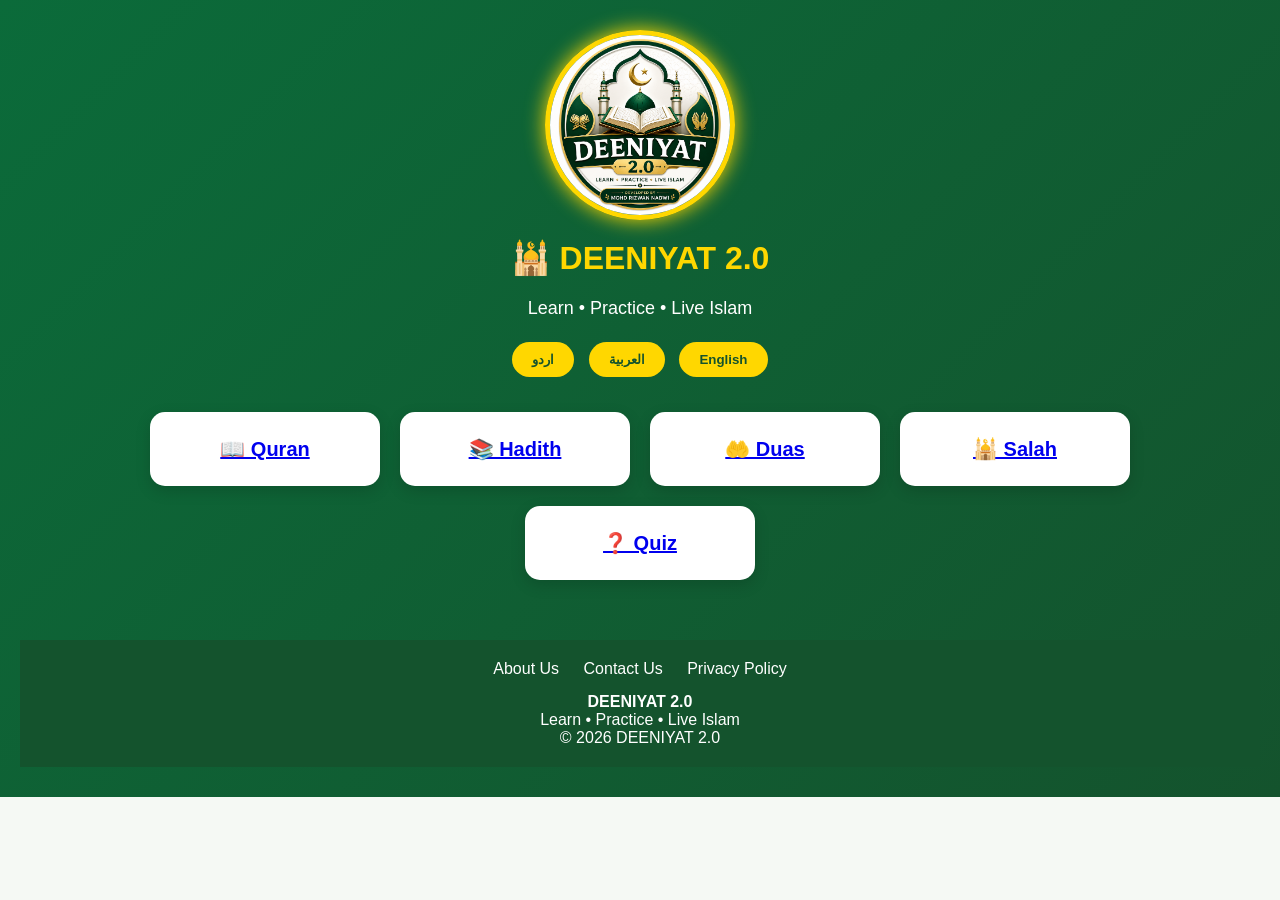
<file: index.html>
<!DOCTYPE html>
<html lang="en">
<head>
  <meta charset="UTF-8">
  <meta name="viewport" content="width=device-width, initial-scale=1.0">
  <title>DEENIYAT 2.0</title>
  <link rel="stylesheet" href="style.css">
<link rel="manifest" href="manifest.json">
</head>
<body>

<header>
  <img src="logo.png" alt="DEENIYAT Logo" class="logo">

  <h1>🕌 DEENIYAT 2.0</h1>

  <p>Learn • Practice • Live Islam</p>

  <div class="language">
    <button>اردو</button>
    <button>العربية</button>
    <button>English</button>
  </div>


  <section class="cards">
  <a href="quran.html" class="card">📖 Quran</a>
  <a href="hadith.html" class="card">📚 Hadith</a>
  <a href="duas.html" class="card">🤲 Duas</a>
  <a href="salah.html" class="card">🕌 Salah</a>
  <a href="quiz.html"class="card">❓ Quiz</a>

</section>

<footer>

    <div style="margin-bottom:15px;">
        <a href="about.html"
           style="color:white; margin:0 10px; text-decoration:none;">
           About Us
        </a>

        <a href="contact.html"
           style="color:white; margin:0 10px; text-decoration:none;">
           Contact Us
        </a>

        <a href="privacy.html"
           style="color:white; margin:0 10px; text-decoration:none;">
           Privacy Policy
        </a>
    </div>

    <strong>DEENIYAT 2.0</strong>

    <br>

    Learn • Practice • Live Islam

    <br>

    © 2026 DEENIYAT 2.0

</footer>
<script>
  if ("serviceWorker" in navigator) {
    window.addEventListener("load", () => {
      navigator.serviceWorker.register("./sw.js")
        .then((reg) => console.log("Service Worker registered!", reg))
        .catch((err) => console.log("Service Worker registration failed:", err));
    });
  }
</script>
<script>
  if ("serviceWorker" in navigator) {
    window.addEventListener("load", () => {
      navigator.serviceWorker.register("./sw.js")
        .then((reg) => console.log("Service Worker registered!", reg))
        .catch((err) => console.log("Service Worker registration failed:", err));
    });
  }
</script>
</body>
</html>
</file>
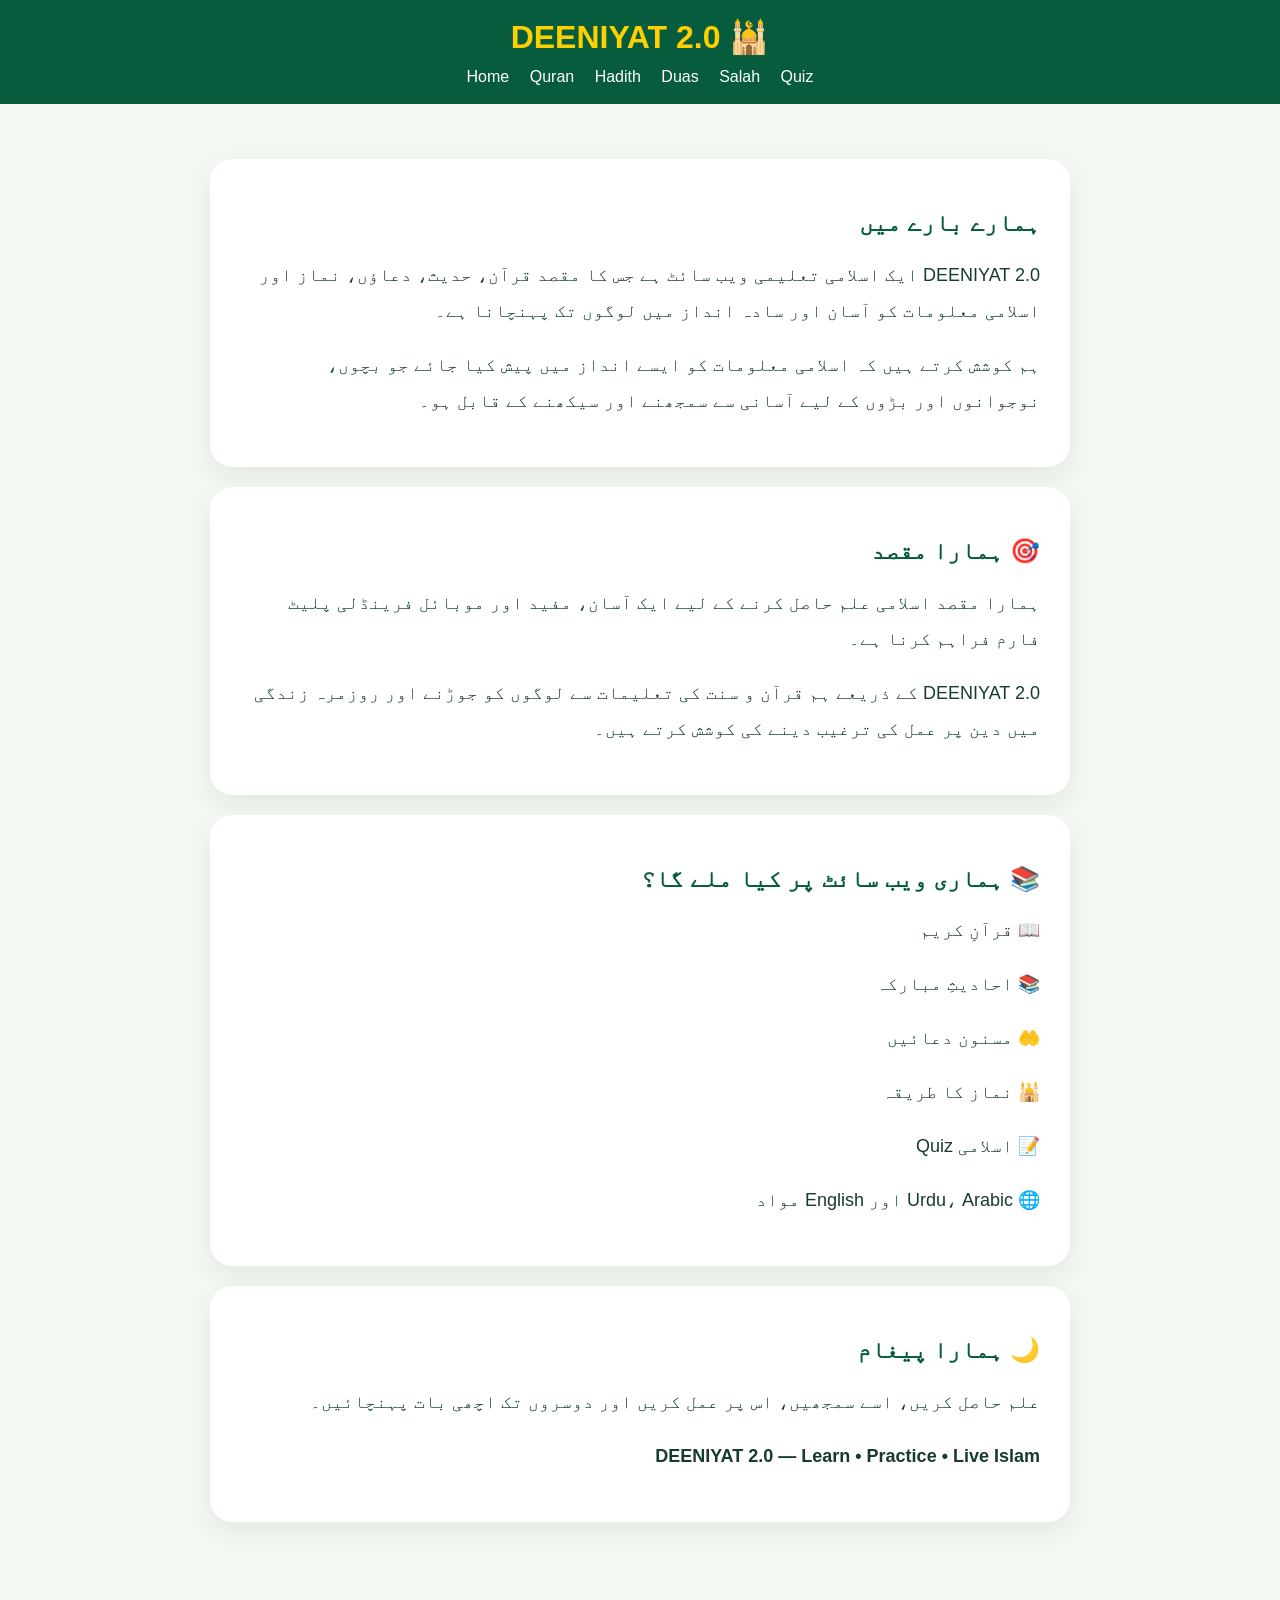
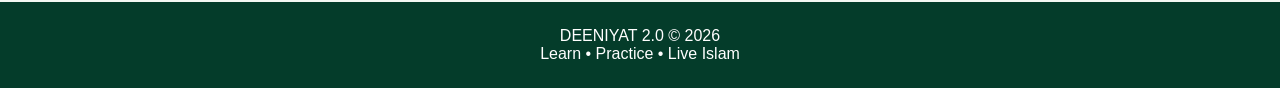
<file: about.html>
<!DOCTYPE html>
<html lang="ur" dir="rtl">
<head>
<meta charset="UTF-8">
<meta name="viewport" content="width=device-width, initial-scale=1.0">

<title>About Us | DEENIYAT 2.0</title>

<style>
* {
    box-sizing: border-box;
}

body {
    margin: 0;
    font-family: Arial, "Noto Nastaliq Urdu", sans-serif;
    background: #f4f8f3;
    color: #173b2e;
}

header {
    background: #075c3d;
    color: white;
    padding: 18px;
    text-align: center;
}

header h1 {
    margin: 0;
    color: #ffd000;
}

nav {
    margin-top: 12px;
}

nav a {
    color: white;
    text-decoration: none;
    margin: 0 8px;
}

.container {
    max-width: 900px;
    margin: 35px auto;
    padding: 20px;
}

.card {
    background: white;
    border-radius: 22px;
    padding: 30px;
    box-shadow: 0 8px 25px #00000012;
    margin-bottom: 20px;
}

h2 {
    color: #075c3d;
}

p {
    font-size: 18px;
    line-height: 2;
}

footer {
    background: #043c2a;
    color: white;
    text-align: center;
    padding: 25px;
    margin-top: 40px;
}

@media(max-width:600px) {
    nav a {
        display: inline-block;
        margin: 6px;
    }

    .card {
        padding: 20px;
    }

    p {
        font-size: 16px;
    }
}
</style>
</head>

<body>

<header>

<h1>🕌 DEENIYAT 2.0</h1>

<nav>
<a href="index.html">Home</a>
<a href="quran.html">Quran</a>
<a href="hadith.html">Hadith</a>
<a href="duas.html">Duas</a>
<a href="salah.html">Salah</a>
<a href="quiz.html">Quiz</a>
</nav>

</header>


<div class="container">

<div class="card">

<h2>ہمارے بارے میں</h2>

<p>
DEENIYAT 2.0 ایک اسلامی تعلیمی ویب سائٹ ہے جس کا مقصد
قرآن، حدیث، دعاؤں، نماز اور اسلامی معلومات کو آسان اور
سادہ انداز میں لوگوں تک پہنچانا ہے۔
</p>

<p>
ہم کوشش کرتے ہیں کہ اسلامی معلومات کو ایسے انداز میں
پیش کیا جائے جو بچوں، نوجوانوں اور بڑوں کے لیے آسانی سے
سمجھنے اور سیکھنے کے قابل ہو۔
</p>

</div>


<div class="card">

<h2>🎯 ہمارا مقصد</h2>

<p>
ہمارا مقصد اسلامی علم حاصل کرنے کے لیے ایک آسان،
مفید اور موبائل فرینڈلی پلیٹ فارم فراہم کرنا ہے۔
</p>

<p>
DEENIYAT 2.0 کے ذریعے ہم قرآن و سنت کی تعلیمات سے
لوگوں کو جوڑنے اور روزمرہ زندگی میں دین پر عمل کی
ترغیب دینے کی کوشش کرتے ہیں۔
</p>

</div>


<div class="card">

<h2>📚 ہماری ویب سائٹ پر کیا ملے گا؟</h2>

<p>
📖 قرآنِ کریم
</p>

<p>
📚 احادیثِ مبارکہ
</p>

<p>
🤲 مسنون دعائیں
</p>

<p>
🕌 نماز کا طریقہ
</p>

<p>
📝 اسلامی Quiz
</p>

<p>
🌐 Urdu، Arabic اور English مواد
</p>

</div>


<div class="card">

<h2>🌙 ہمارا پیغام</h2>

<p>
علم حاصل کریں، اسے سمجھیں، اس پر عمل کریں اور دوسروں تک
اچھی بات پہنچائیں۔
</p>

<p>
<strong>
DEENIYAT 2.0 — Learn • Practice • Live Islam
</strong>
</p>

</div>

</div>


<footer>

DEENIYAT 2.0 © 2026

<br>

Learn • Practice • Live Islam

</footer>

</body>
</html>
</file>
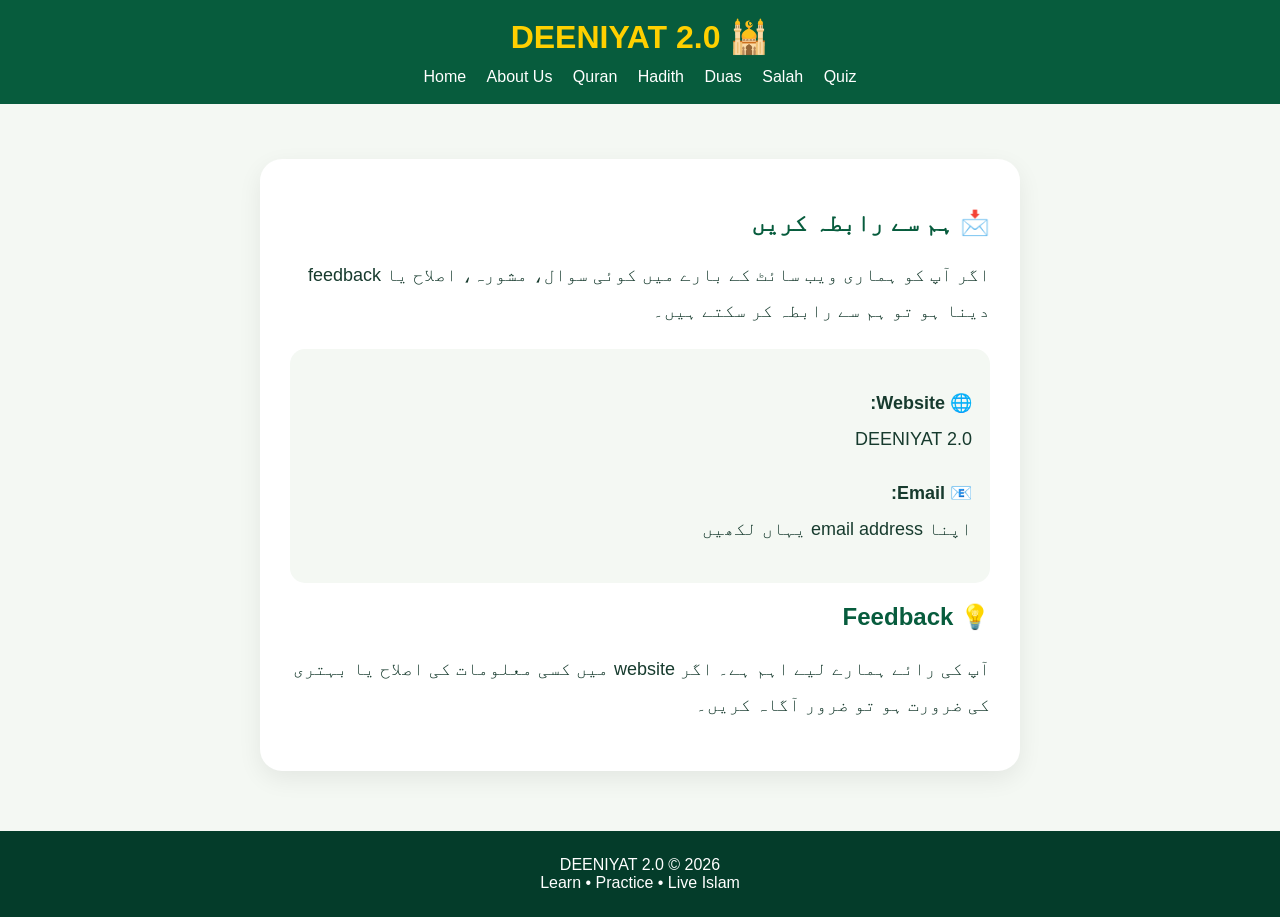
<file: contact.html>
<!DOCTYPE html>
<html lang="ur" dir="rtl">
<head>
<meta charset="UTF-8">
<meta name="viewport" content="width=device-width, initial-scale=1.0">

<title>Contact Us | DEENIYAT 2.0</title>

<style>
* {
    box-sizing: border-box;
}

body {
    margin: 0;
    font-family: Arial, "Noto Nastaliq Urdu", sans-serif;
    background: #f4f8f3;
    color: #173b2e;
}

header {
    background: #075c3d;
    color: white;
    padding: 18px;
    text-align: center;
}

header h1 {
    margin: 0;
    color: #ffd000;
}

nav {
    margin-top: 12px;
}

nav a {
    color: white;
    text-decoration: none;
    margin: 0 8px;
}

.container {
    max-width: 800px;
    margin: 35px auto;
    padding: 20px;
}

.card {
    background: white;
    border-radius: 22px;
    padding: 30px;
    box-shadow: 0 8px 25px #00000012;
}

h2 {
    color: #075c3d;
}

p {
    font-size: 18px;
    line-height: 2;
}

.contact-box {
    background: #f4f8f3;
    border-radius: 15px;
    padding: 18px;
    margin-top: 20px;
}

footer {
    background: #043c2a;
    color: white;
    text-align: center;
    padding: 25px;
    margin-top: 40px;
}

@media(max-width:600px) {
    nav a {
        display: inline-block;
        margin: 6px;
    }

    .card {
        padding: 20px;
    }

    p {
        font-size: 16px;
    }
}
</style>
</head>

<body>

<header>

<h1>🕌 DEENIYAT 2.0</h1>

<nav>
<a href="index.html">Home</a>
<a href="about.html">About Us</a>
<a href="quran.html">Quran</a>
<a href="hadith.html">Hadith</a>
<a href="duas.html">Duas</a>
<a href="salah.html">Salah</a>
<a href="quiz.html">Quiz</a>
</nav>

</header>

<div class="container">

<div class="card">

<h2>📩 ہم سے رابطہ کریں</h2>

<p>
اگر آپ کو ہماری ویب سائٹ کے بارے میں کوئی سوال،
مشورہ، اصلاح یا feedback دینا ہو تو ہم سے رابطہ کر سکتے ہیں۔
</p>

<div class="contact-box">

<p>
<strong>🌐 Website:</strong><br>
DEENIYAT 2.0
</p>

<p>
<strong>📧 Email:</strong><br>
اپنا email address یہاں لکھیں
</p>

</div>

<h2>💡 Feedback</h2>

<p>
آپ کی رائے ہمارے لیے اہم ہے۔ اگر website میں کسی
معلومات کی اصلاح یا بہتری کی ضرورت ہو تو ضرور آگاہ کریں۔
</p>

</div>

</div>

<footer>

DEENIYAT 2.0 © 2026

<br>

Learn • Practice • Live Islam

</footer>

</body>
</html>
</file>
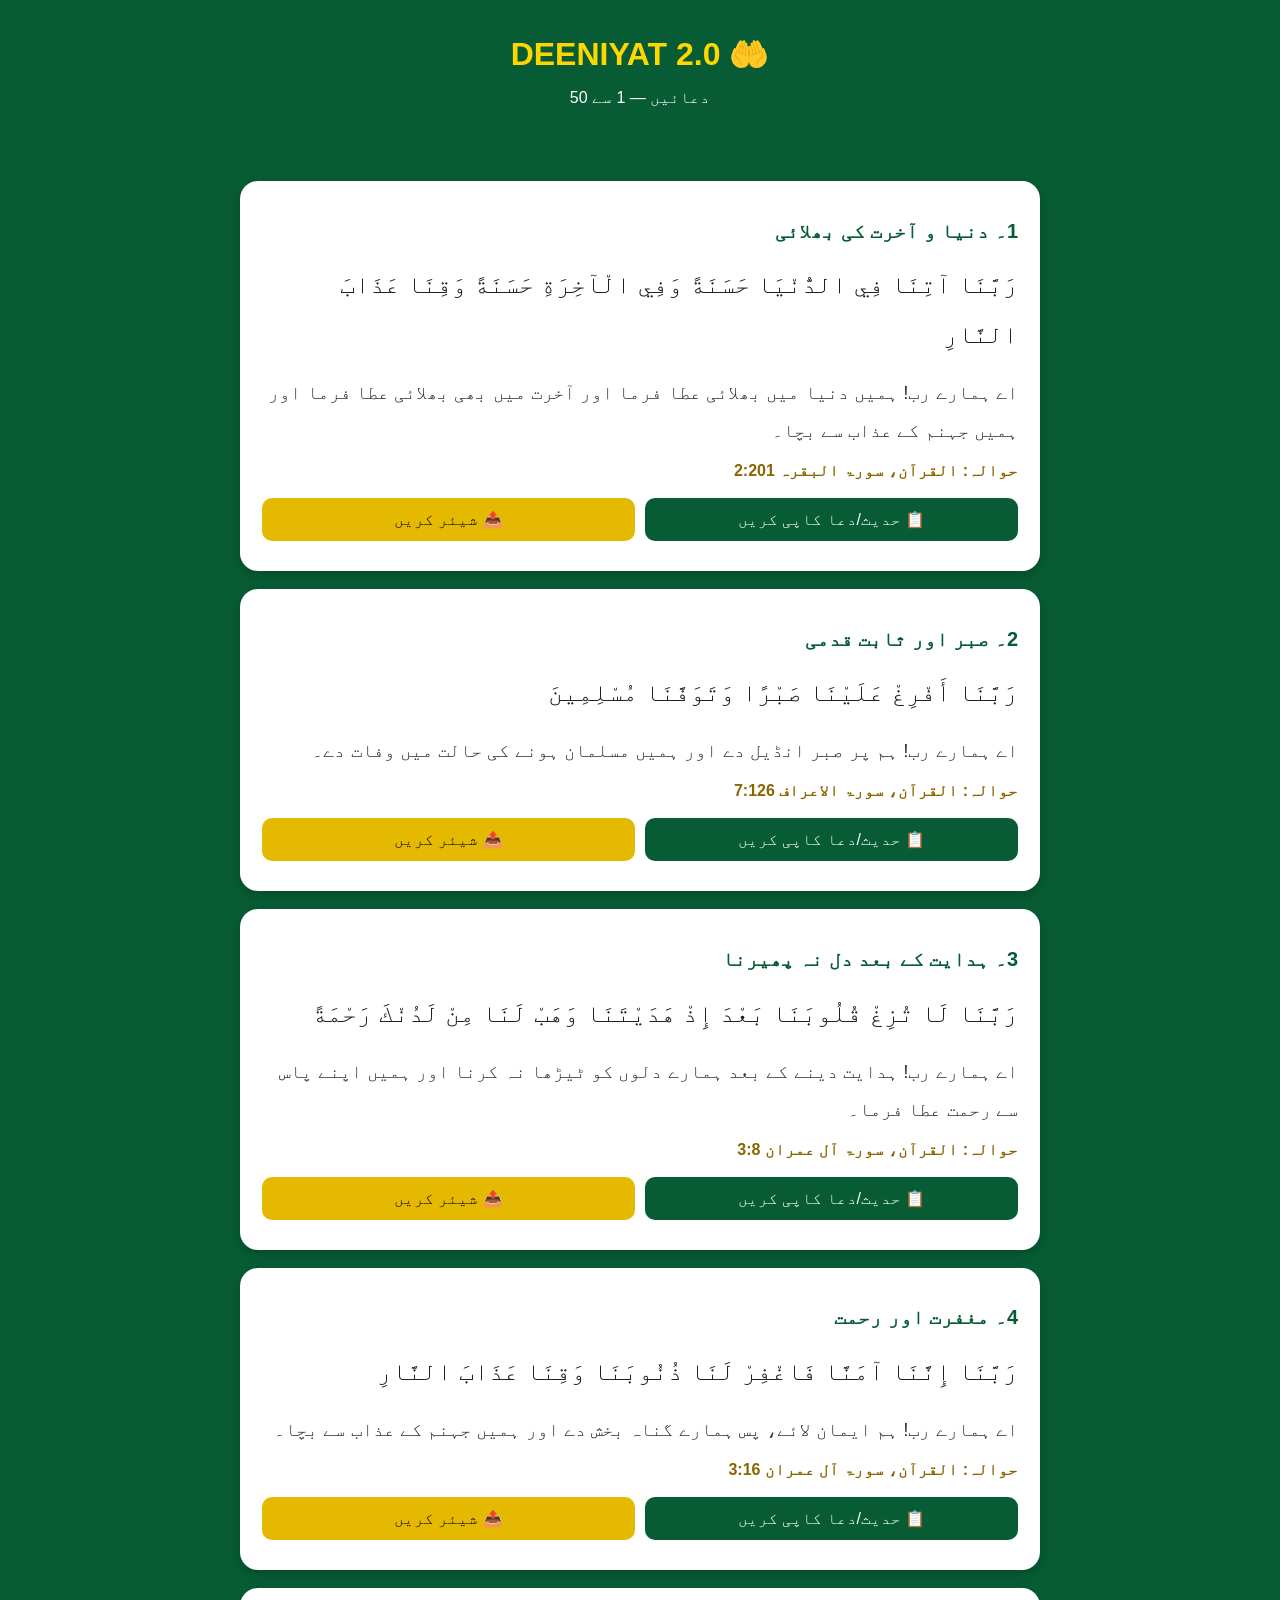
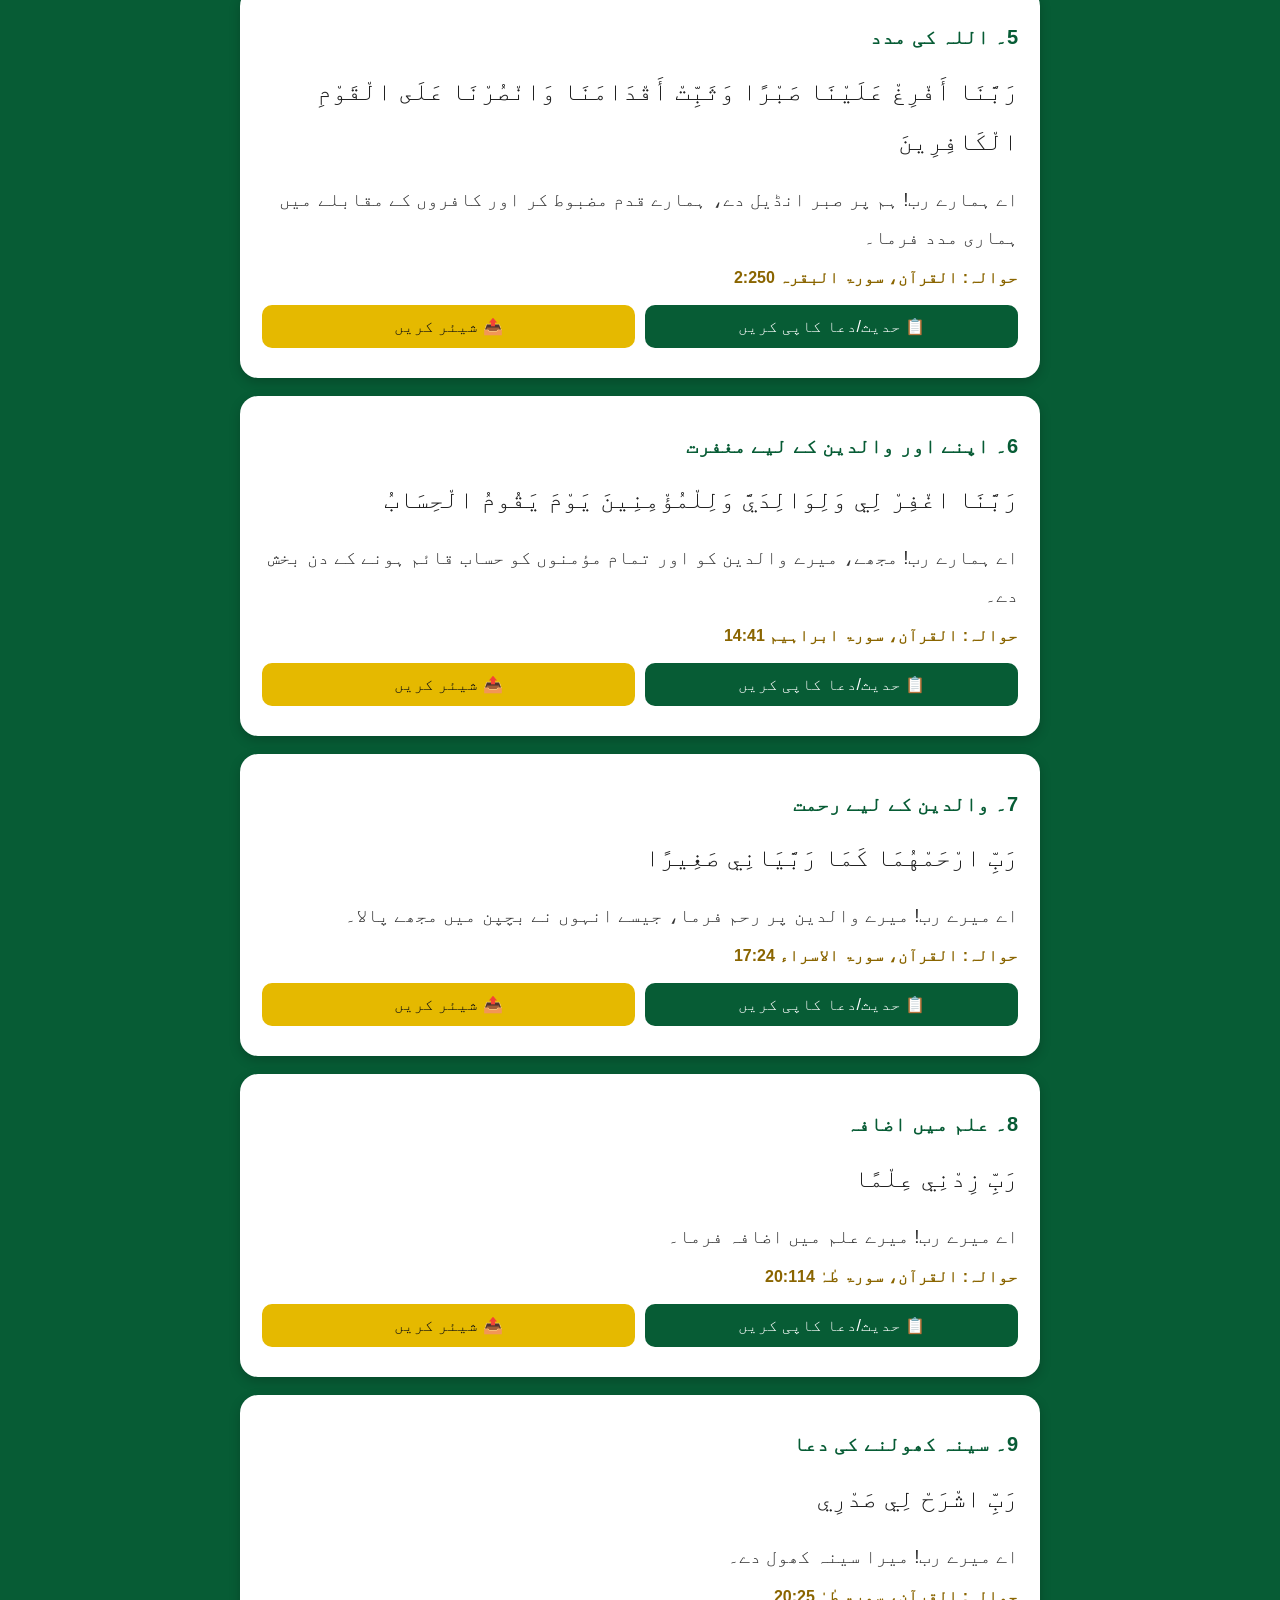
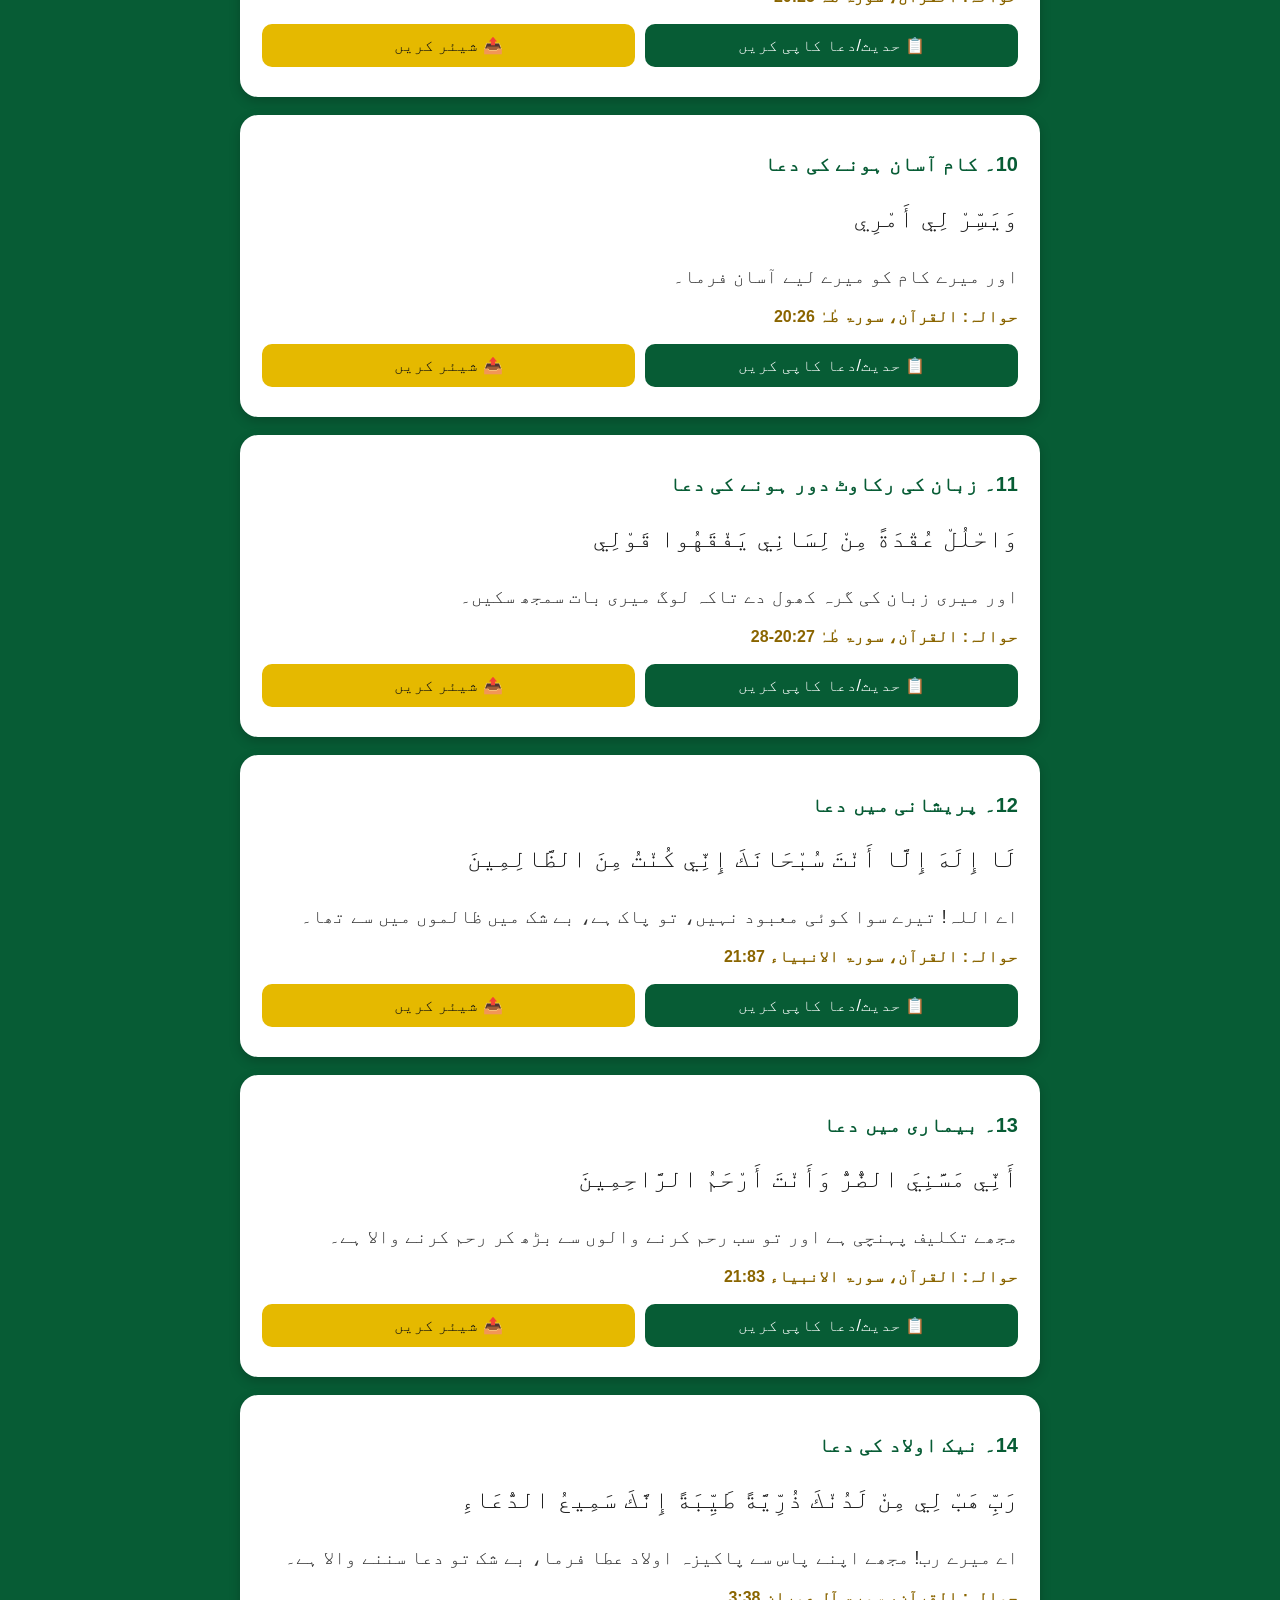
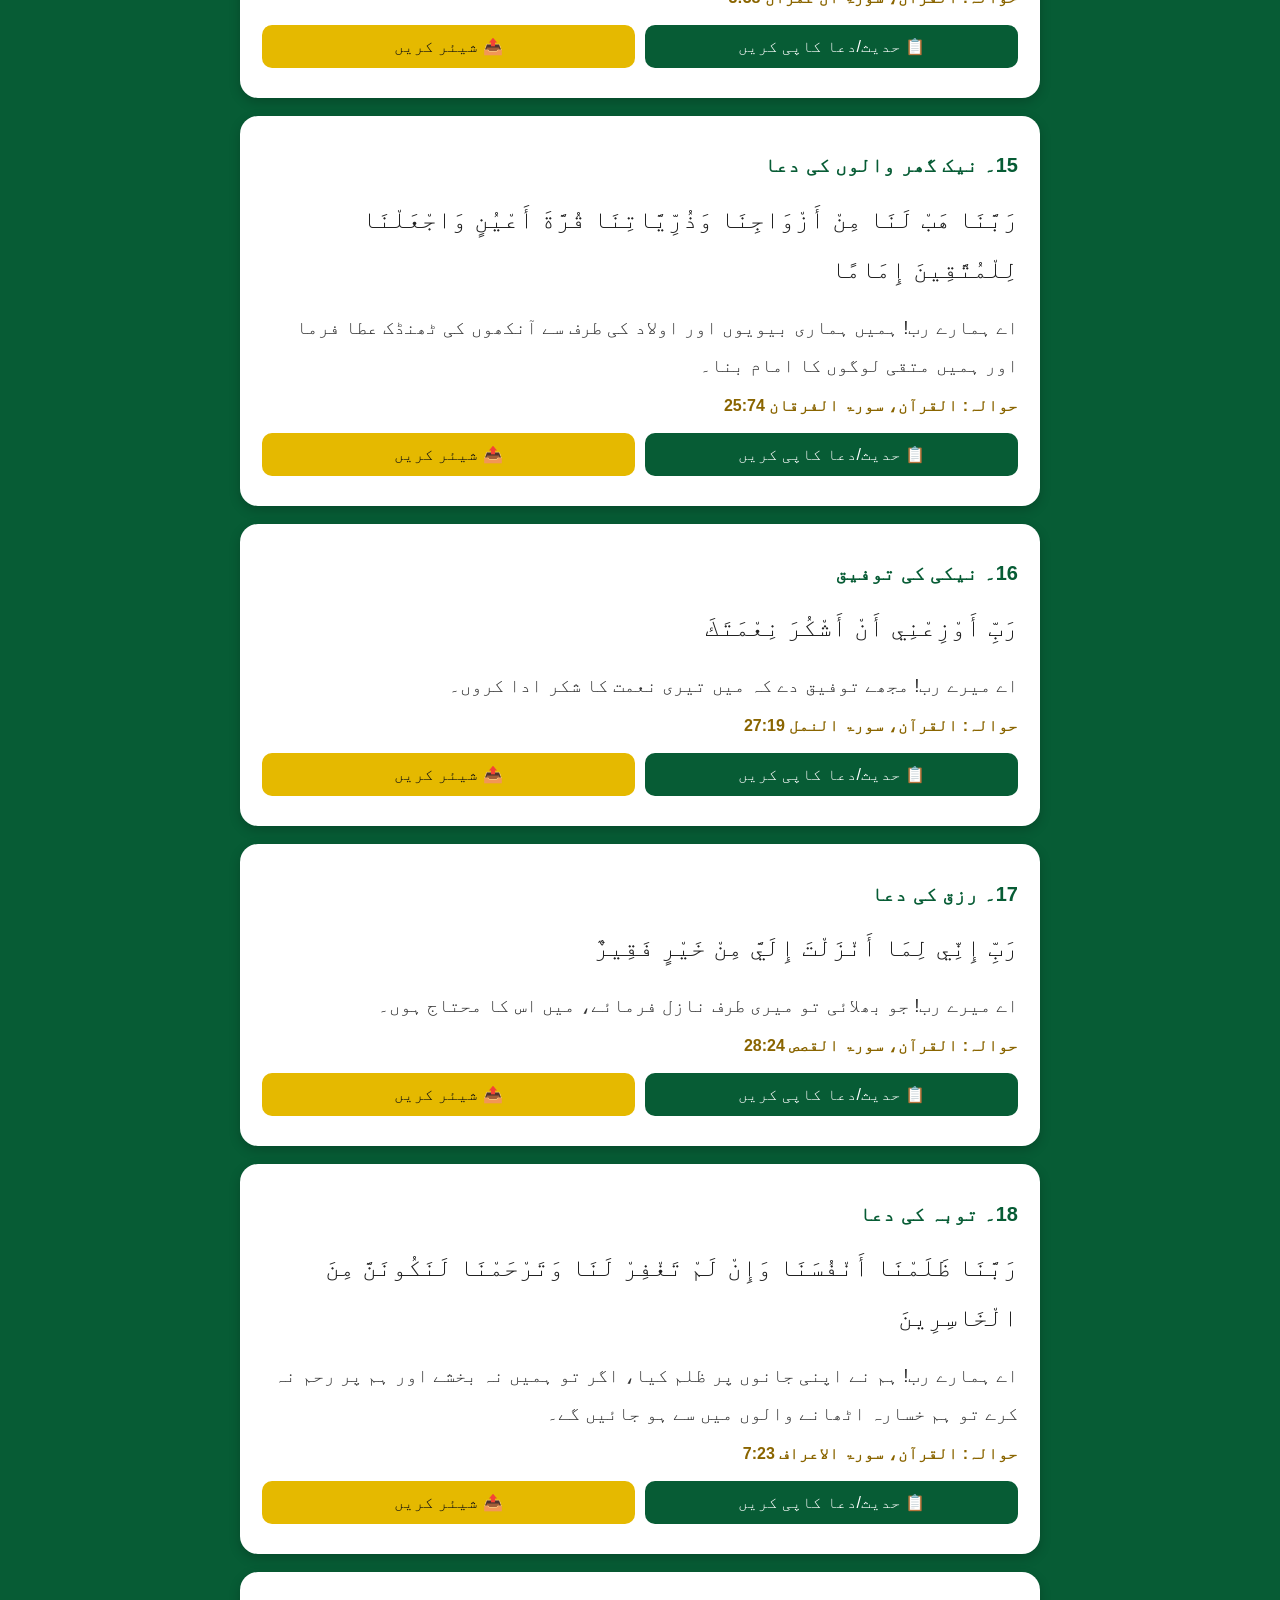
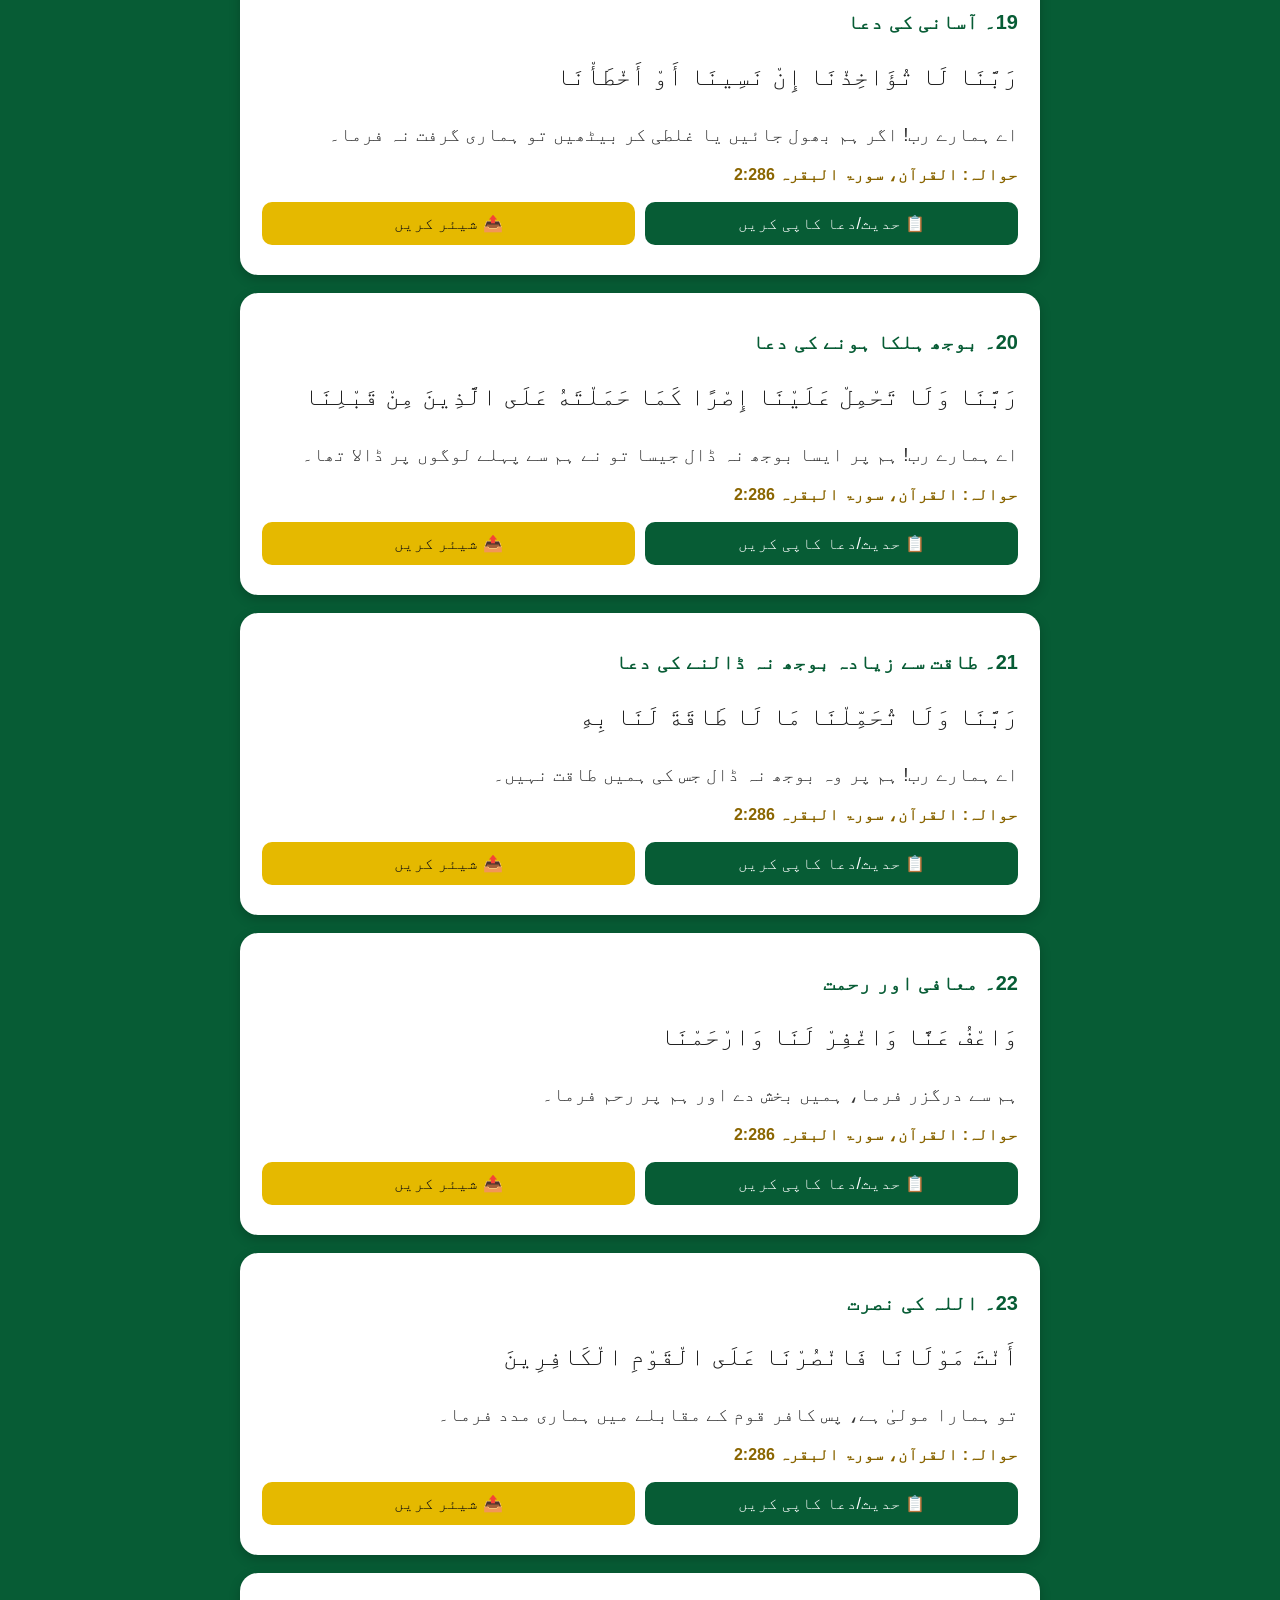
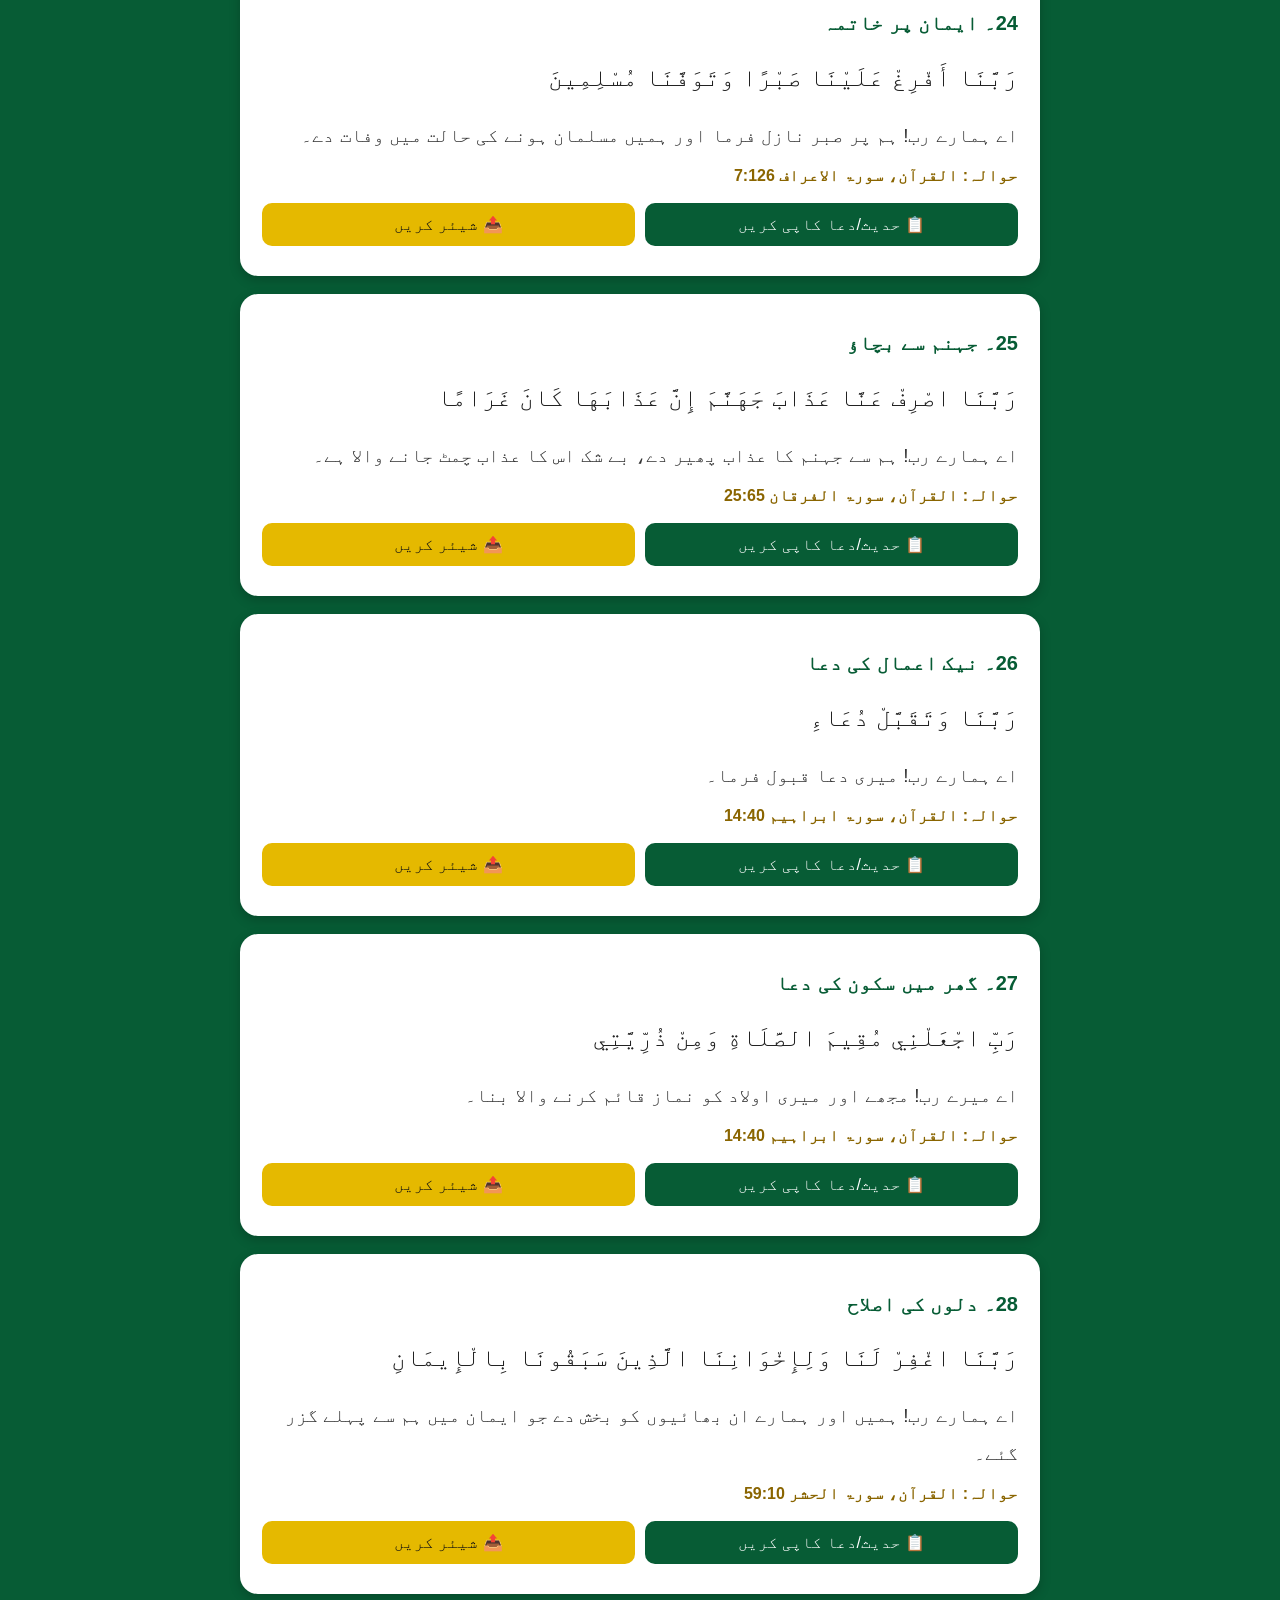
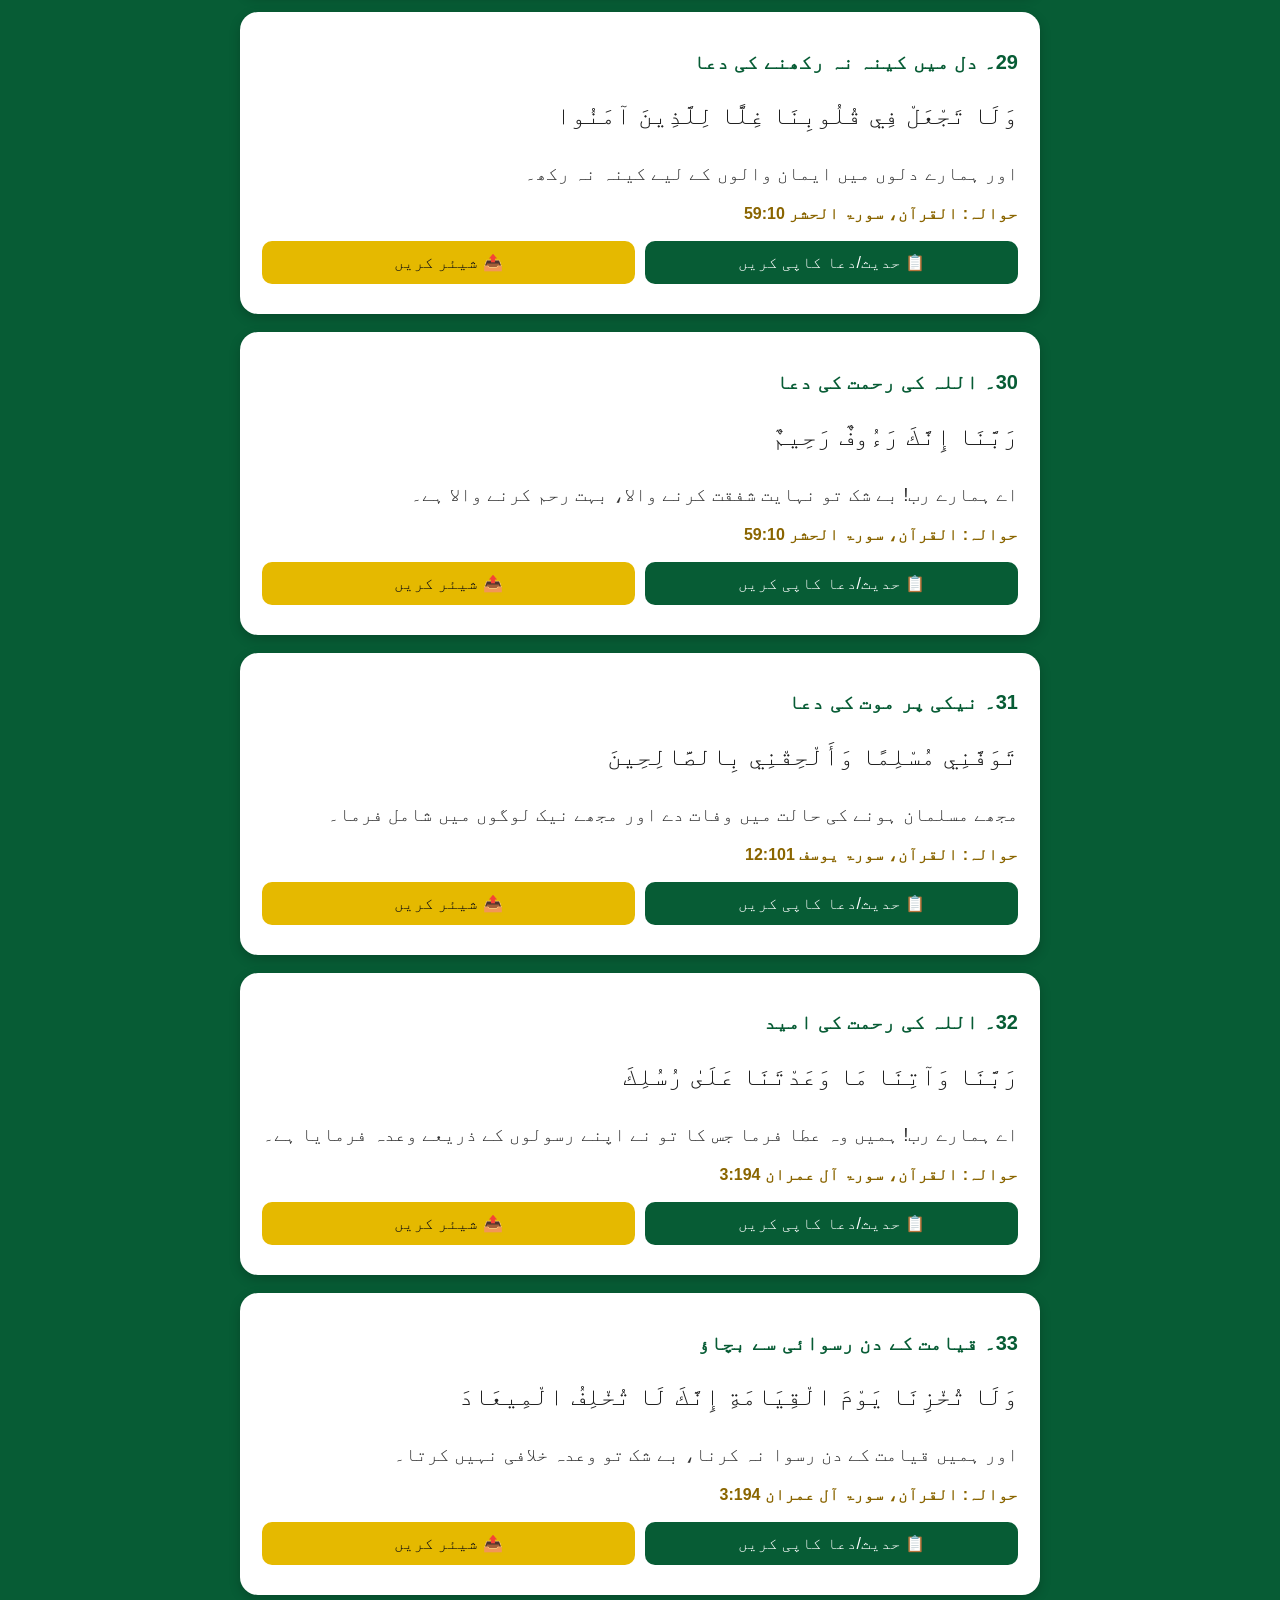
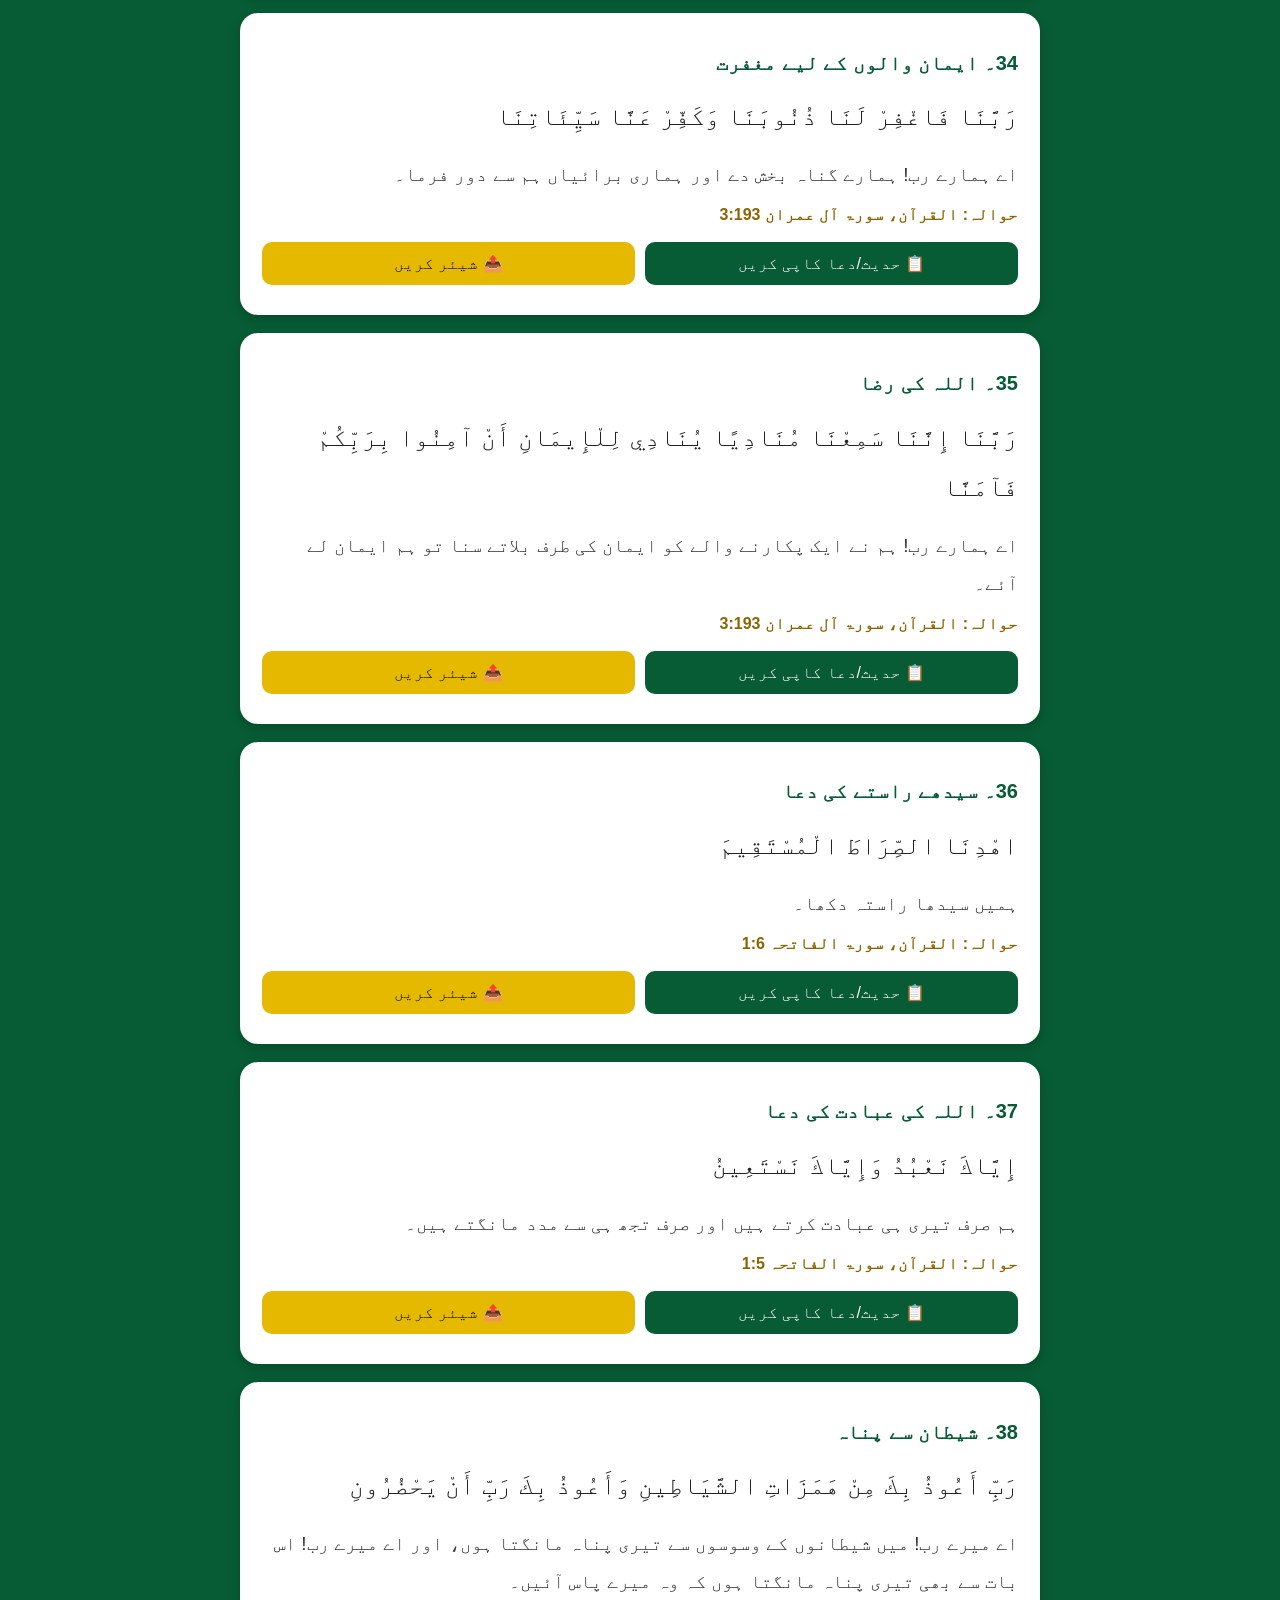
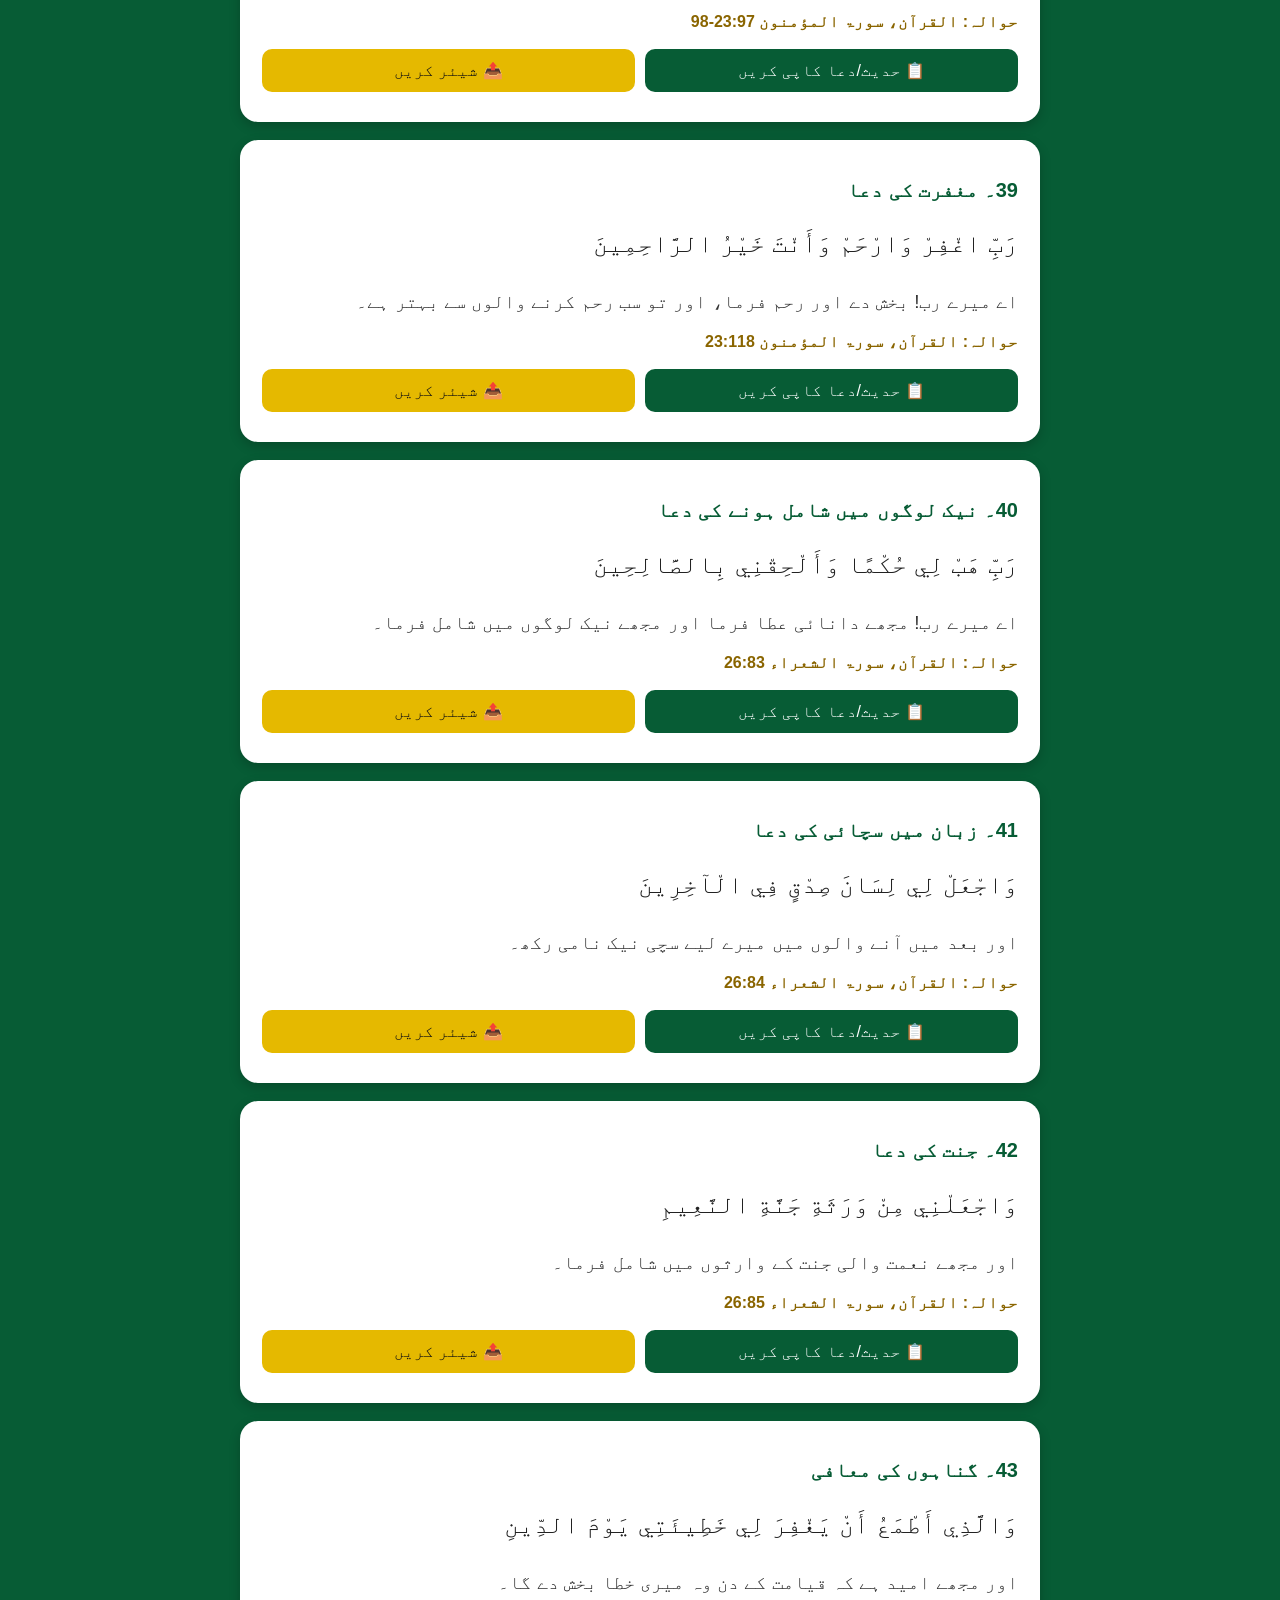
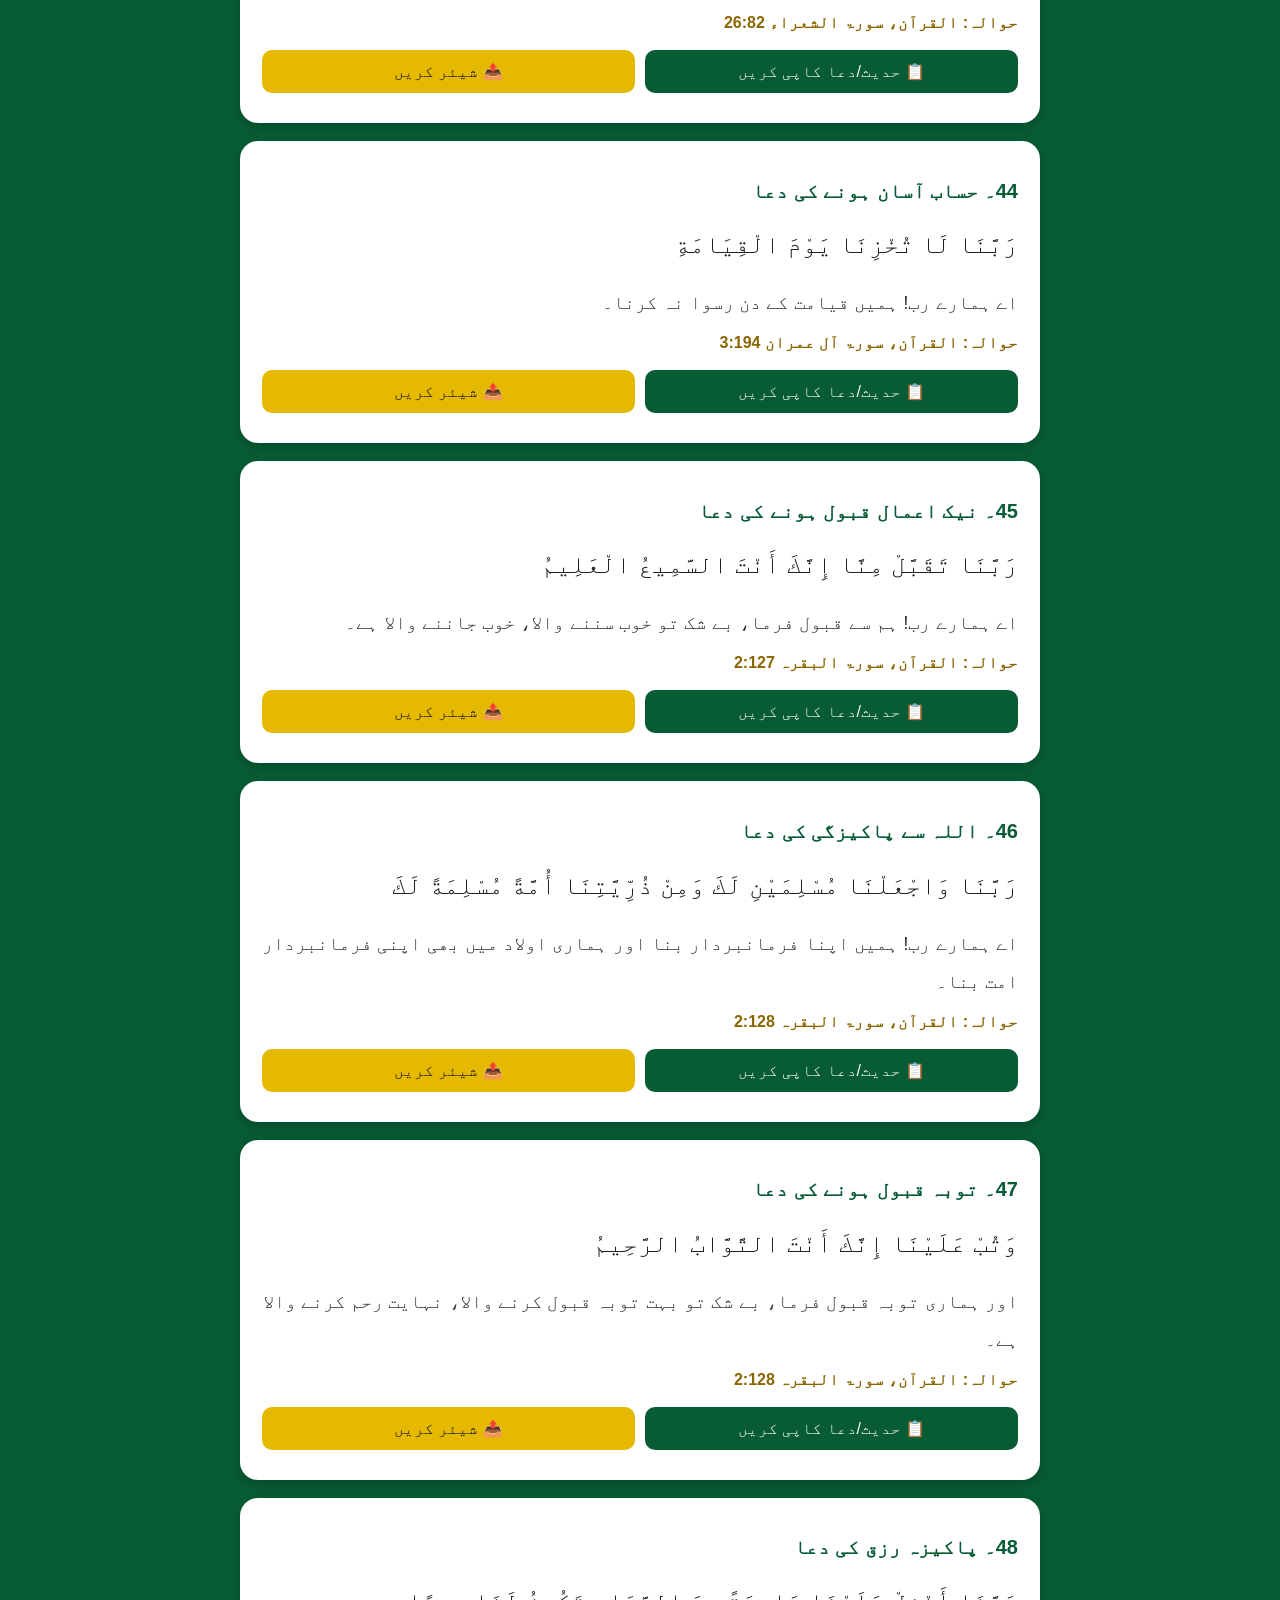
<file: duas.html>
<!DOCTYPE html>
<html lang="ur" dir="rtl">
<head>
<meta charset="UTF-8">
<meta name="viewport" content="width=device-width, initial-scale=1.0">
<title>DEENIYAT 2.0 - دعائیں</title>

<style>
body{
  margin:0;
  font-family:Arial,"Noto Nastaliq Urdu",sans-serif;
  background:#075c35;
  color:#222;
}

header{
  text-align:center;
  padding:25px 15px;
  color:white;
}

h1{
  color:#ffd700;
  margin:10px 0;
}

.container{
  max-width:800px;
  margin:auto;
  padding:15px;
}

.dua{
  background:white;
  margin:18px 0;
  padding:22px;
  border-radius:18px;
  box-shadow:0 4px 12px rgba(0,0,0,.2);
}

.dua h2{
  color:#075c35;
  font-size:20px;
}

.arabic{
  font-size:25px;
  line-height:2;
  text-align:right;
  margin:15px 0;
}

.urdu{
  font-size:19px;
  line-height:2;
  color:#333;
}

.reference{
  margin-top:12px;
  color:#8a6500;
  font-weight:bold;
}

.buttons{
  display:flex;
  gap:10px;
  margin-top:18px;
}

button{
  flex:1;
  border:0;
  border-radius:10px;
  padding:12px;
  font-size:16px;
  cursor:pointer;
}

.copy{
  background:#075c35;
  color:white;
}

.share{
  background:#e5b900;
  color:#111;
}

.msg{
  text-align:center;
  color:#075c35;
  font-weight:bold;
  margin-top:8px;
}
</style>
</head>

<body>

<header>
  <h1>🤲 DEENIYAT 2.0</h1>
  <p>دعائیں — 1 سے 50</p>
</header>

<div class="container" id="duas"></div>

<script>

const duas = [

{
title:"1۔ دنیا و آخرت کی بھلائی",
arabic:"رَبَّنَا آتِنَا فِي الدُّنْيَا حَسَنَةً وَفِي الْآخِرَةِ حَسَنَةً وَقِنَا عَذَابَ النَّارِ",
urdu:"اے ہمارے رب! ہمیں دنیا میں بھلائی عطا فرما اور آخرت میں بھی بھلائی عطا فرما اور ہمیں جہنم کے عذاب سے بچا۔",
ref:"حوالہ: القرآن، سورۃ البقرہ 2:201"
},

{
title:"2۔ صبر اور ثابت قدمی",
arabic:"رَبَّنَا أَفْرِغْ عَلَيْنَا صَبْرًا وَتَوَفَّنَا مُسْلِمِينَ",
urdu:"اے ہمارے رب! ہم پر صبر انڈیل دے اور ہمیں مسلمان ہونے کی حالت میں وفات دے۔",
ref:"حوالہ: القرآن، سورۃ الاعراف 7:126"
},

{
title:"3۔ ہدایت کے بعد دل نہ پھیرنا",
arabic:"رَبَّنَا لَا تُزِغْ قُلُوبَنَا بَعْدَ إِذْ هَدَيْتَنَا وَهَبْ لَنَا مِنْ لَدُنْكَ رَحْمَةً",
urdu:"اے ہمارے رب! ہدایت دینے کے بعد ہمارے دلوں کو ٹیڑھا نہ کرنا اور ہمیں اپنے پاس سے رحمت عطا فرما۔",
ref:"حوالہ: القرآن، سورۃ آل عمران 3:8"
},

{
title:"4۔ مغفرت اور رحمت",
arabic:"رَبَّنَا إِنَّنَا آمَنَّا فَاغْفِرْ لَنَا ذُنُوبَنَا وَقِنَا عَذَابَ النَّارِ",
urdu:"اے ہمارے رب! ہم ایمان لائے، پس ہمارے گناہ بخش دے اور ہمیں جہنم کے عذاب سے بچا۔",
ref:"حوالہ: القرآن، سورۃ آل عمران 3:16"
},

{
title:"5۔ اللہ کی مدد",
arabic:"رَبَّنَا أَفْرِغْ عَلَيْنَا صَبْرًا وَثَبِّتْ أَقْدَامَنَا وَانْصُرْنَا عَلَى الْقَوْمِ الْكَافِرِينَ",
urdu:"اے ہمارے رب! ہم پر صبر انڈیل دے، ہمارے قدم مضبوط کر اور کافروں کے مقابلے میں ہماری مدد فرما۔",
ref:"حوالہ: القرآن، سورۃ البقرہ 2:250"
},

{
title:"6۔ اپنے اور والدین کے لیے مغفرت",
arabic:"رَبَّنَا اغْفِرْ لِي وَلِوَالِدَيَّ وَلِلْمُؤْمِنِينَ يَوْمَ يَقُومُ الْحِسَابُ",
urdu:"اے ہمارے رب! مجھے، میرے والدین کو اور تمام مؤمنوں کو حساب قائم ہونے کے دن بخش دے۔",
ref:"حوالہ: القرآن، سورۃ ابراہیم 14:41"
},

{
title:"7۔ والدین کے لیے رحمت",
arabic:"رَبِّ ارْحَمْهُمَا كَمَا رَبَّيَانِي صَغِيرًا",
urdu:"اے میرے رب! میرے والدین پر رحم فرما، جیسے انہوں نے بچپن میں مجھے پالا۔",
ref:"حوالہ: القرآن، سورۃ الاسراء 17:24"
},

{
title:"8۔ علم میں اضافہ",
arabic:"رَبِّ زِدْنِي عِلْمًا",
urdu:"اے میرے رب! میرے علم میں اضافہ فرما۔",
ref:"حوالہ: القرآن، سورۃ طٰہٰ 20:114"
},

{
title:"9۔ سینہ کھولنے کی دعا",
arabic:"رَبِّ اشْرَحْ لِي صَدْرِي",
urdu:"اے میرے رب! میرا سینہ کھول دے۔",
ref:"حوالہ: القرآن، سورۃ طٰہٰ 20:25"
},

{
title:"10۔ کام آسان ہونے کی دعا",
arabic:"وَيَسِّرْ لِي أَمْرِي",
urdu:"اور میرے کام کو میرے لیے آسان فرما۔",
ref:"حوالہ: القرآن، سورۃ طٰہٰ 20:26"
},

{
title:"11۔ زبان کی رکاوٹ دور ہونے کی دعا",
arabic:"وَاحْلُلْ عُقْدَةً مِنْ لِسَانِي يَفْقَهُوا قَوْلِي",
urdu:"اور میری زبان کی گرہ کھول دے تاکہ لوگ میری بات سمجھ سکیں۔",
ref:"حوالہ: القرآن، سورۃ طٰہٰ 20:27-28"
},

{
title:"12۔ پریشانی میں دعا",
arabic:"لَا إِلَهَ إِلَّا أَنْتَ سُبْحَانَكَ إِنِّي كُنْتُ مِنَ الظَّالِمِينَ",
urdu:"اے اللہ! تیرے سوا کوئی معبود نہیں، تو پاک ہے، بے شک میں ظالموں میں سے تھا۔",
ref:"حوالہ: القرآن، سورۃ الانبیاء 21:87"
},

{
title:"13۔ بیماری میں دعا",
arabic:"أَنِّي مَسَّنِيَ الضُّرُّ وَأَنْتَ أَرْحَمُ الرَّاحِمِينَ",
urdu:"مجھے تکلیف پہنچی ہے اور تو سب رحم کرنے والوں سے بڑھ کر رحم کرنے والا ہے۔",
ref:"حوالہ: القرآن، سورۃ الانبیاء 21:83"
},

{
title:"14۔ نیک اولاد کی دعا",
arabic:"رَبِّ هَبْ لِي مِنْ لَدُنْكَ ذُرِّيَّةً طَيِّبَةً إِنَّكَ سَمِيعُ الدُّعَاءِ",
urdu:"اے میرے رب! مجھے اپنے پاس سے پاکیزہ اولاد عطا فرما، بے شک تو دعا سننے والا ہے۔",
ref:"حوالہ: القرآن، سورۃ آل عمران 3:38"
},

{
title:"15۔ نیک گھر والوں کی دعا",
arabic:"رَبَّنَا هَبْ لَنَا مِنْ أَزْوَاجِنَا وَذُرِّيَّاتِنَا قُرَّةَ أَعْيُنٍ وَاجْعَلْنَا لِلْمُتَّقِينَ إِمَامًا",
urdu:"اے ہمارے رب! ہمیں ہماری بیویوں اور اولاد کی طرف سے آنکھوں کی ٹھنڈک عطا فرما اور ہمیں متقی لوگوں کا امام بنا۔",
ref:"حوالہ: القرآن، سورۃ الفرقان 25:74"
},

{
title:"16۔ نیکی کی توفیق",
arabic:"رَبِّ أَوْزِعْنِي أَنْ أَشْكُرَ نِعْمَتَكَ",
urdu:"اے میرے رب! مجھے توفیق دے کہ میں تیری نعمت کا شکر ادا کروں۔",
ref:"حوالہ: القرآن، سورۃ النمل 27:19"
},

{
title:"17۔ رزق کی دعا",
arabic:"رَبِّ إِنِّي لِمَا أَنْزَلْتَ إِلَيَّ مِنْ خَيْرٍ فَقِيرٌ",
urdu:"اے میرے رب! جو بھلائی تو میری طرف نازل فرمائے، میں اس کا محتاج ہوں۔",
ref:"حوالہ: القرآن، سورۃ القصص 28:24"
},

{
title:"18۔ توبہ کی دعا",
arabic:"رَبَّنَا ظَلَمْنَا أَنْفُسَنَا وَإِنْ لَمْ تَغْفِرْ لَنَا وَتَرْحَمْنَا لَنَكُونَنَّ مِنَ الْخَاسِرِينَ",
urdu:"اے ہمارے رب! ہم نے اپنی جانوں پر ظلم کیا، اگر تو ہمیں نہ بخشے اور ہم پر رحم نہ کرے تو ہم خسارہ اٹھانے والوں میں سے ہو جائیں گے۔",
ref:"حوالہ: القرآن، سورۃ الاعراف 7:23"
},

{
title:"19۔ آسانی کی دعا",
arabic:"رَبَّنَا لَا تُؤَاخِذْنَا إِنْ نَسِينَا أَوْ أَخْطَأْنَا",
urdu:"اے ہمارے رب! اگر ہم بھول جائیں یا غلطی کر بیٹھیں تو ہماری گرفت نہ فرما۔",
ref:"حوالہ: القرآن، سورۃ البقرہ 2:286"
},

{
title:"20۔ بوجھ ہلکا ہونے کی دعا",
arabic:"رَبَّنَا وَلَا تَحْمِلْ عَلَيْنَا إِصْرًا كَمَا حَمَلْتَهُ عَلَى الَّذِينَ مِنْ قَبْلِنَا",
urdu:"اے ہمارے رب! ہم پر ایسا بوجھ نہ ڈال جیسا تو نے ہم سے پہلے لوگوں پر ڈالا تھا۔",
ref:"حوالہ: القرآن، سورۃ البقرہ 2:286"
},

{
title:"21۔ طاقت سے زیادہ بوجھ نہ ڈالنے کی دعا",
arabic:"رَبَّنَا وَلَا تُحَمِّلْنَا مَا لَا طَاقَةَ لَنَا بِهِ",
urdu:"اے ہمارے رب! ہم پر وہ بوجھ نہ ڈال جس کی ہمیں طاقت نہیں۔",
ref:"حوالہ: القرآن، سورۃ البقرہ 2:286"
},

{
title:"22۔ معافی اور رحمت",
arabic:"وَاعْفُ عَنَّا وَاغْفِرْ لَنَا وَارْحَمْنَا",
urdu:"ہم سے درگزر فرما، ہمیں بخش دے اور ہم پر رحم فرما۔",
ref:"حوالہ: القرآن، سورۃ البقرہ 2:286"
},

{
title:"23۔ اللہ کی نصرت",
arabic:"أَنْتَ مَوْلَانَا فَانْصُرْنَا عَلَى الْقَوْمِ الْكَافِرِينَ",
urdu:"تو ہمارا مولیٰ ہے، پس کافر قوم کے مقابلے میں ہماری مدد فرما۔",
ref:"حوالہ: القرآن، سورۃ البقرہ 2:286"
},

{
title:"24۔ ایمان پر خاتمہ",
arabic:"رَبَّنَا أَفْرِغْ عَلَيْنَا صَبْرًا وَتَوَفَّنَا مُسْلِمِينَ",
urdu:"اے ہمارے رب! ہم پر صبر نازل فرما اور ہمیں مسلمان ہونے کی حالت میں وفات دے۔",
ref:"حوالہ: القرآن، سورۃ الاعراف 7:126"
},

{
title:"25۔ جہنم سے بچاؤ",
arabic:"رَبَّنَا اصْرِفْ عَنَّا عَذَابَ جَهَنَّمَ إِنَّ عَذَابَهَا كَانَ غَرَامًا",
urdu:"اے ہمارے رب! ہم سے جہنم کا عذاب پھیر دے، بے شک اس کا عذاب چمٹ جانے والا ہے۔",
ref:"حوالہ: القرآن، سورۃ الفرقان 25:65"
},

{
title:"26۔ نیک اعمال کی دعا",
arabic:"رَبَّنَا وَتَقَبَّلْ دُعَاءِ",
urdu:"اے ہمارے رب! میری دعا قبول فرما۔",
ref:"حوالہ: القرآن، سورۃ ابراہیم 14:40"
},

{
title:"27۔ گھر میں سکون کی دعا",
arabic:"رَبِّ اجْعَلْنِي مُقِيمَ الصَّلَاةِ وَمِنْ ذُرِّيَّتِي",
urdu:"اے میرے رب! مجھے اور میری اولاد کو نماز قائم کرنے والا بنا۔",
ref:"حوالہ: القرآن، سورۃ ابراہیم 14:40"
},

{
title:"28۔ دلوں کی اصلاح",
arabic:"رَبَّنَا اغْفِرْ لَنَا وَلِإِخْوَانِنَا الَّذِينَ سَبَقُونَا بِالْإِيمَانِ",
urdu:"اے ہمارے رب! ہمیں اور ہمارے ان بھائیوں کو بخش دے جو ایمان میں ہم سے پہلے گزر گئے۔",
ref:"حوالہ: القرآن، سورۃ الحشر 59:10"
},

{
title:"29۔ دل میں کینہ نہ رکھنے کی دعا",
arabic:"وَلَا تَجْعَلْ فِي قُلُوبِنَا غِلًّا لِلَّذِينَ آمَنُوا",
urdu:"اور ہمارے دلوں میں ایمان والوں کے لیے کینہ نہ رکھ۔",
ref:"حوالہ: القرآن، سورۃ الحشر 59:10"
},

{
title:"30۔ اللہ کی رحمت کی دعا",
arabic:"رَبَّنَا إِنَّكَ رَءُوفٌ رَحِيمٌ",
urdu:"اے ہمارے رب! بے شک تو نہایت شفقت کرنے والا، بہت رحم کرنے والا ہے۔",
ref:"حوالہ: القرآن، سورۃ الحشر 59:10"
},

{
title:"31۔ نیکی پر موت کی دعا",
arabic:"تَوَفَّنِي مُسْلِمًا وَأَلْحِقْنِي بِالصَّالِحِينَ",
urdu:"مجھے مسلمان ہونے کی حالت میں وفات دے اور مجھے نیک لوگوں میں شامل فرما۔",
ref:"حوالہ: القرآن، سورۃ یوسف 12:101"
},

{
title:"32۔ اللہ کی رحمت کی امید",
arabic:"رَبَّنَا وَآتِنَا مَا وَعَدْتَنَا عَلَىٰ رُسُلِكَ",
urdu:"اے ہمارے رب! ہمیں وہ عطا فرما جس کا تو نے اپنے رسولوں کے ذریعے وعدہ فرمایا ہے۔",
ref:"حوالہ: القرآن، سورۃ آل عمران 3:194"
},

{
title:"33۔ قیامت کے دن رسوائی سے بچاؤ",
arabic:"وَلَا تُخْزِنَا يَوْمَ الْقِيَامَةِ إِنَّكَ لَا تُخْلِفُ الْمِيعَادَ",
urdu:"اور ہمیں قیامت کے دن رسوا نہ کرنا، بے شک تو وعدہ خلافی نہیں کرتا۔",
ref:"حوالہ: القرآن، سورۃ آل عمران 3:194"
},

{
title:"34۔ ایمان والوں کے لیے مغفرت",
arabic:"رَبَّنَا فَاغْفِرْ لَنَا ذُنُوبَنَا وَكَفِّرْ عَنَّا سَيِّئَاتِنَا",
urdu:"اے ہمارے رب! ہمارے گناہ بخش دے اور ہماری برائیاں ہم سے دور فرما۔",
ref:"حوالہ: القرآن، سورۃ آل عمران 3:193"
},

{
title:"35۔ اللہ کی رضا",
arabic:"رَبَّنَا إِنَّنَا سَمِعْنَا مُنَادِيًا يُنَادِي لِلْإِيمَانِ أَنْ آمِنُوا بِرَبِّكُمْ فَآمَنَّا",
urdu:"اے ہمارے رب! ہم نے ایک پکارنے والے کو ایمان کی طرف بلاتے سنا تو ہم ایمان لے آئے۔",
ref:"حوالہ: القرآن، سورۃ آل عمران 3:193"
},

{
title:"36۔ سیدھے راستے کی دعا",
arabic:"اهْدِنَا الصِّرَاطَ الْمُسْتَقِيمَ",
urdu:"ہمیں سیدھا راستہ دکھا۔",
ref:"حوالہ: القرآن، سورۃ الفاتحہ 1:6"
},

{
title:"37۔ اللہ کی عبادت کی دعا",
arabic:"إِيَّاكَ نَعْبُدُ وَإِيَّاكَ نَسْتَعِينُ",
urdu:"ہم صرف تیری ہی عبادت کرتے ہیں اور صرف تجھ ہی سے مدد مانگتے ہیں۔",
ref:"حوالہ: القرآن، سورۃ الفاتحہ 1:5"
},

{
title:"38۔ شیطان سے پناہ",
arabic:"رَبِّ أَعُوذُ بِكَ مِنْ هَمَزَاتِ الشَّيَاطِينِ وَأَعُوذُ بِكَ رَبِّ أَنْ يَحْضُرُونِ",
urdu:"اے میرے رب! میں شیطانوں کے وسوسوں سے تیری پناہ مانگتا ہوں، اور اے میرے رب! اس بات سے بھی تیری پناہ مانگتا ہوں کہ وہ میرے پاس آئیں۔",
ref:"حوالہ: القرآن، سورۃ المؤمنون 23:97-98"
},

{
title:"39۔ مغفرت کی دعا",
arabic:"رَبِّ اغْفِرْ وَارْحَمْ وَأَنْتَ خَيْرُ الرَّاحِمِينَ",
urdu:"اے میرے رب! بخش دے اور رحم فرما، اور تو سب رحم کرنے والوں سے بہتر ہے۔",
ref:"حوالہ: القرآن، سورۃ المؤمنون 23:118"
},

{
title:"40۔ نیک لوگوں میں شامل ہونے کی دعا",
arabic:"رَبِّ هَبْ لِي حُكْمًا وَأَلْحِقْنِي بِالصَّالِحِينَ",
urdu:"اے میرے رب! مجھے دانائی عطا فرما اور مجھے نیک لوگوں میں شامل فرما۔",
ref:"حوالہ: القرآن، سورۃ الشعراء 26:83"
},

{
title:"41۔ زبان میں سچائی کی دعا",
arabic:"وَاجْعَلْ لِي لِسَانَ صِدْقٍ فِي الْآخِرِينَ",
urdu:"اور بعد میں آنے والوں میں میرے لیے سچی نیک نامی رکھ۔",
ref:"حوالہ: القرآن، سورۃ الشعراء 26:84"
},

{
title:"42۔ جنت کی دعا",
arabic:"وَاجْعَلْنِي مِنْ وَرَثَةِ جَنَّةِ النَّعِيمِ",
urdu:"اور مجھے نعمت والی جنت کے وارثوں میں شامل فرما۔",
ref:"حوالہ: القرآن، سورۃ الشعراء 26:85"
},

{
title:"43۔ گناہوں کی معافی",
arabic:"وَالَّذِي أَطْمَعُ أَنْ يَغْفِرَ لِي خَطِيئَتِي يَوْمَ الدِّينِ",
urdu:"اور مجھے امید ہے کہ قیامت کے دن وہ میری خطا بخش دے گا۔",
ref:"حوالہ: القرآن، سورۃ الشعراء 26:82"
},

{
title:"44۔ حساب آسان ہونے کی دعا",
arabic:"رَبَّنَا لَا تُخْزِنَا يَوْمَ الْقِيَامَةِ",
urdu:"اے ہمارے رب! ہمیں قیامت کے دن رسوا نہ کرنا۔",
ref:"حوالہ: القرآن، سورۃ آل عمران 3:194"
},

{
title:"45۔ نیک اعمال قبول ہونے کی دعا",
arabic:"رَبَّنَا تَقَبَّلْ مِنَّا إِنَّكَ أَنْتَ السَّمِيعُ الْعَلِيمُ",
urdu:"اے ہمارے رب! ہم سے قبول فرما، بے شک تو خوب سننے والا، خوب جاننے والا ہے۔",
ref:"حوالہ: القرآن، سورۃ البقرہ 2:127"
},

{
title:"46۔ اللہ سے پاکیزگی کی دعا",
arabic:"رَبَّنَا وَاجْعَلْنَا مُسْلِمَيْنِ لَكَ وَمِنْ ذُرِّيَّتِنَا أُمَّةً مُسْلِمَةً لَكَ",
urdu:"اے ہمارے رب! ہمیں اپنا فرمانبردار بنا اور ہماری اولاد میں بھی اپنی فرمانبردار امت بنا۔",
ref:"حوالہ: القرآن، سورۃ البقرہ 2:128"
},

{
title:"47۔ توبہ قبول ہونے کی دعا",
arabic:"وَتُبْ عَلَيْنَا إِنَّكَ أَنْتَ التَّوَّابُ الرَّحِيمُ",
urdu:"اور ہماری توبہ قبول فرما، بے شک تو بہت توبہ قبول کرنے والا، نہایت رحم کرنے والا ہے۔",
ref:"حوالہ: القرآن، سورۃ البقرہ 2:128"
},

{
title:"48۔ پاکیزہ رزق کی دعا",
arabic:"رَبَّنَا أَنْزِلْ عَلَيْنَا مَائِدَةً مِنَ السَّمَاءِ تَكُونُ لَنَا عِيدًا",
urdu:"اے ہمارے رب! ہم پر آسمان سے ایک دسترخوان نازل فرما جو ہمارے لیے خوشی کا دن ہو۔",
ref:"حوالہ: القرآن، سورۃ المائدہ 5:114"
},

{
title:"49۔ نور کی دعا",
arabic:"رَبَّنَا أَتْمِمْ لَنَا نُورَنَا وَاغْفِرْ لَنَا إِنَّكَ عَلَىٰ كُلِّ شَيْءٍ قَدِيرٌ",
urdu:"اے ہمارے رب! ہمارے لیے ہمارا نور مکمل فرما اور ہمیں بخش دے، بے شک تو ہر چیز پر قادر ہے۔",
ref:"حوالہ: القرآن، سورۃ التحریم 66:8"
},

{
title:"50۔ والدین اور تمام مؤمنین کے لیے دعا",
arabic:"رَبَّنَا اغْفِرْ لِي وَلِوَالِدَيَّ وَلِلْمُؤْمِنِينَ",
urdu:"اے ہمارے رب! مجھے، میرے والدین کو اور تمام مؤمنوں کو بخش دے۔",
ref:"حوالہ: القرآن، سورۃ ابراہیم 14:41"
}

];

function showDuas(){

  const container = document.getElementById("duas");

  container.innerHTML = "";

  duas.forEach((dua,index)=>{

    const div = document.createElement("div");

    div.className = "dua";

    div.innerHTML = `
      <h2>${dua.title}</h2>

      <div class="arabic">
        ${dua.arabic}
      </div>

      <div class="urdu">
        ${dua.urdu}
      </div>

      <div class="reference">
        ${dua.ref}
      </div>

      <div class="buttons">

        <button class="copy"
          onclick="copyDua(${index},this)">
          📋 حدیث/دعا کاپی کریں
        </button>

        <button class="share"
          onclick="shareDua(${index})">
          📤 شیئر کریں
        </button>

      </div>

      <div class="msg" id="msg${index}"></div>
    `;

    container.appendChild(div);

  });

}

function getDuaText(index){

  const d = duas[index];

  return `${d.title}

${d.arabic}

${d.urdu}

${d.ref}`;

}

function copyDua(index,button){

  const text = getDuaText(index);

  navigator.clipboard.writeText(text).then(()=>{

    button.innerText = "✅ کاپی ہوگئی";

    setTimeout(()=>{
      button.innerText = "📋 حدیث/دعا کاپی کریں";
    },2000);

  }).catch(()=>{

    alert("کاپی نہیں ہو سکی۔");

  });

}

function shareDua(index){

  const text = getDuaText(index);

  if(navigator.share){

    navigator.share({
      title: duas[index].title,
      text:text
    });

  }else{

    navigator.clipboard.writeText(text);

    document.getElementById("msg"+index).innerText =
      "✅ دعا کاپی ہوگئی، اب آپ اسے کہیں بھی شیئر کر سکتے ہیں۔";

    setTimeout(()=>{
      document.getElementById("msg"+index).innerText="";
    },3000);

  }

}

showDuas();

</script>

</body>
</html>
</file>
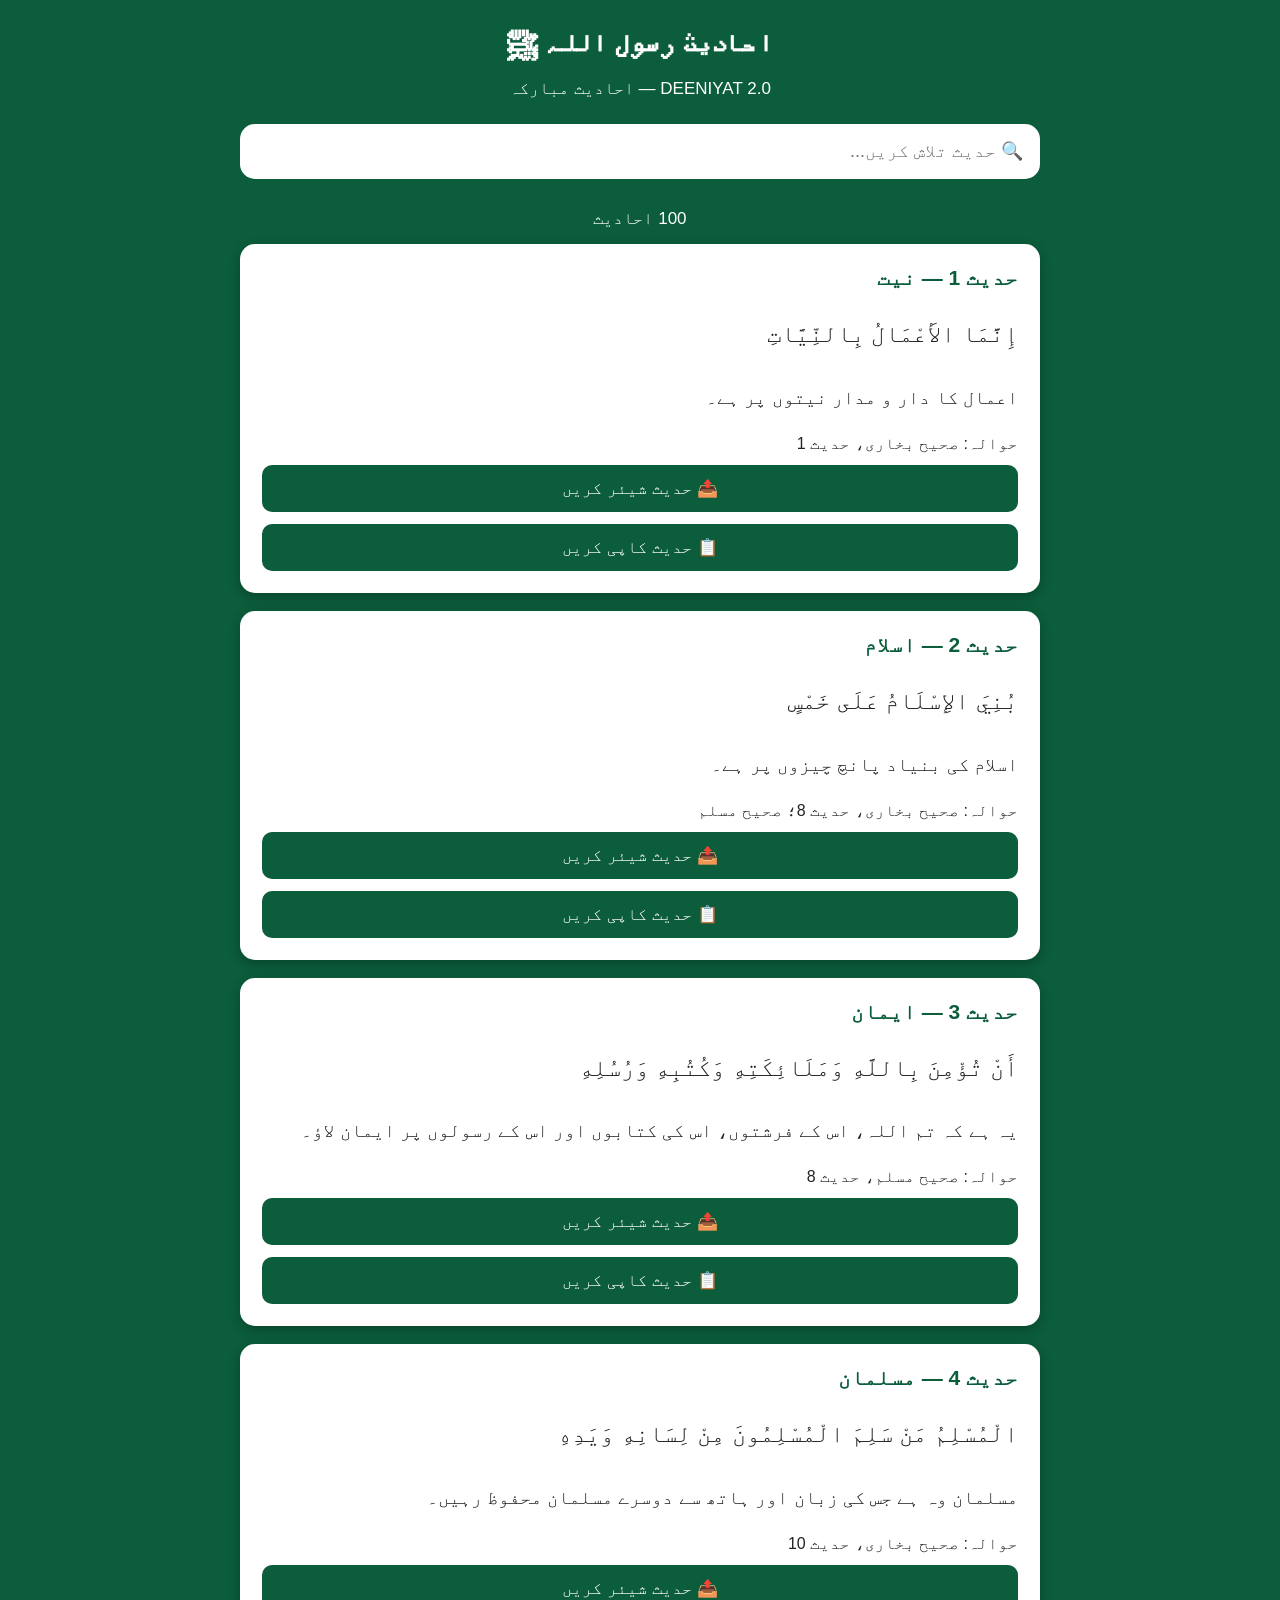
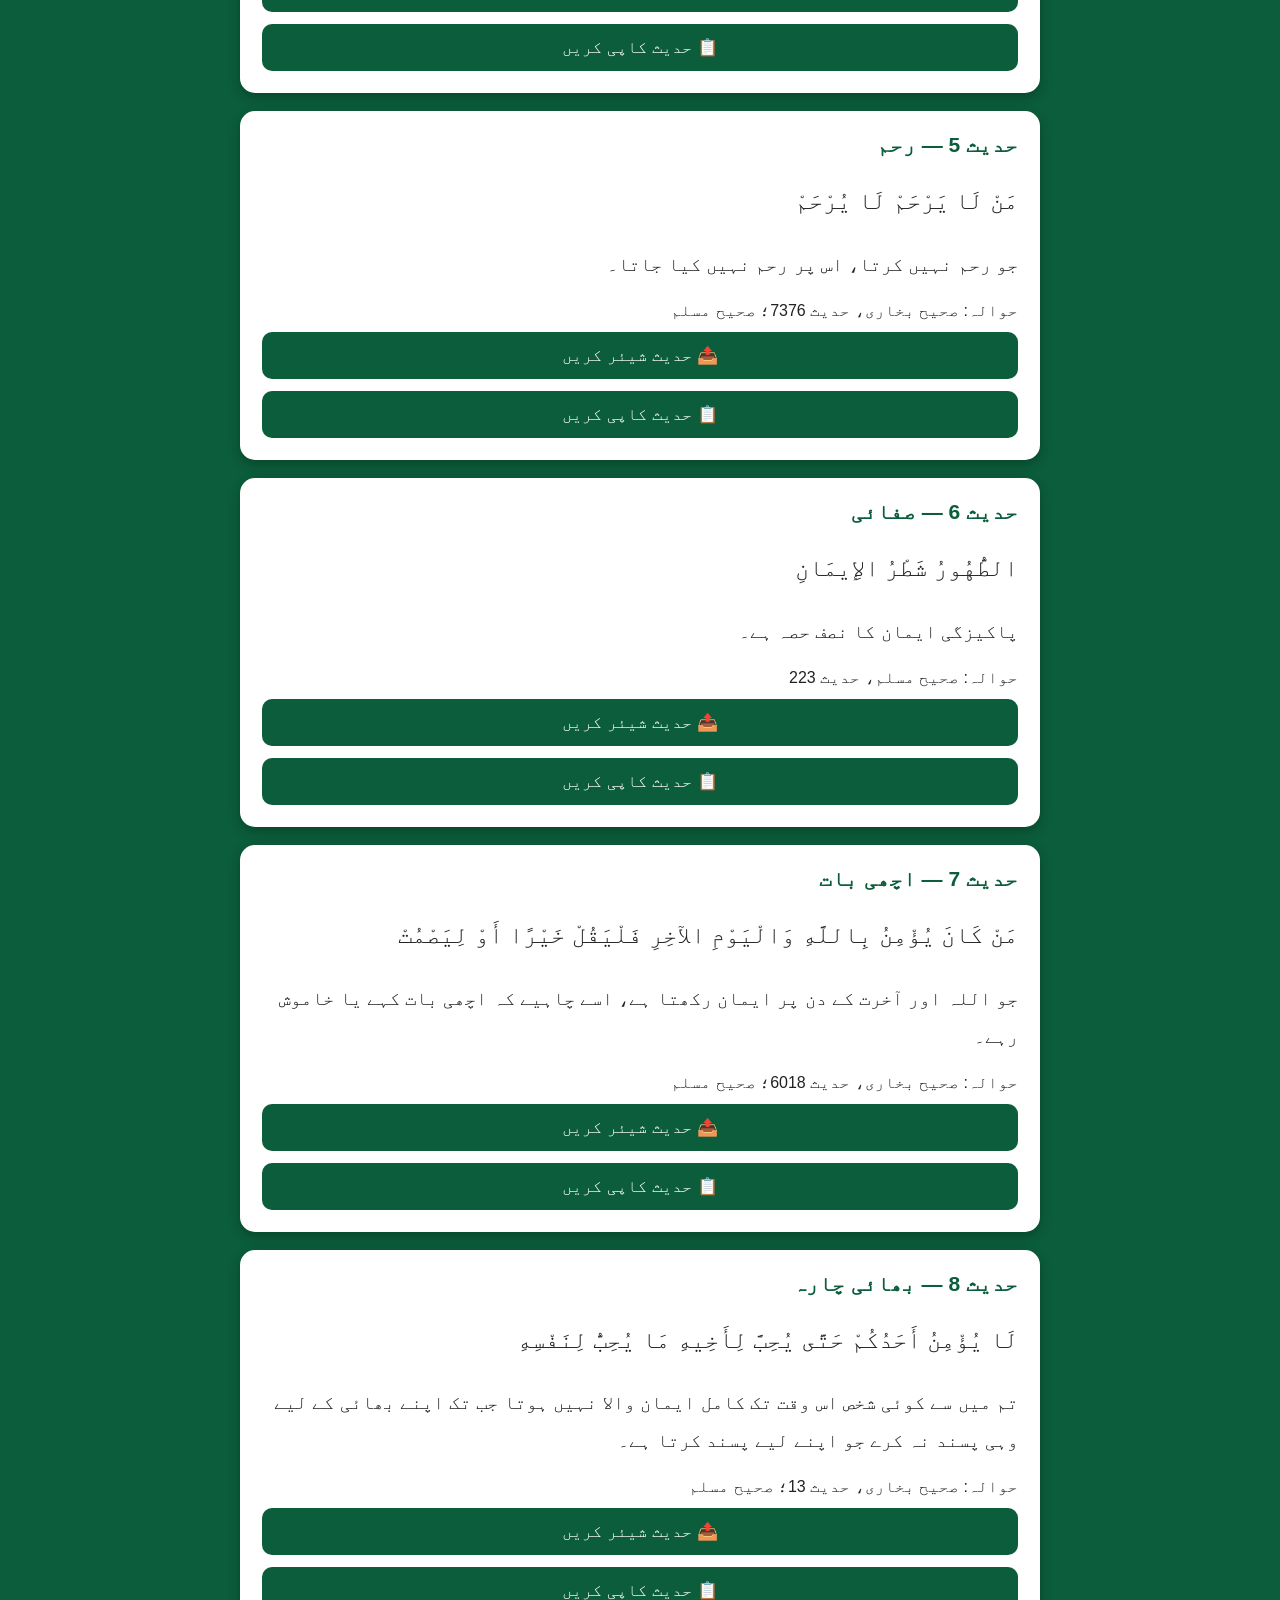
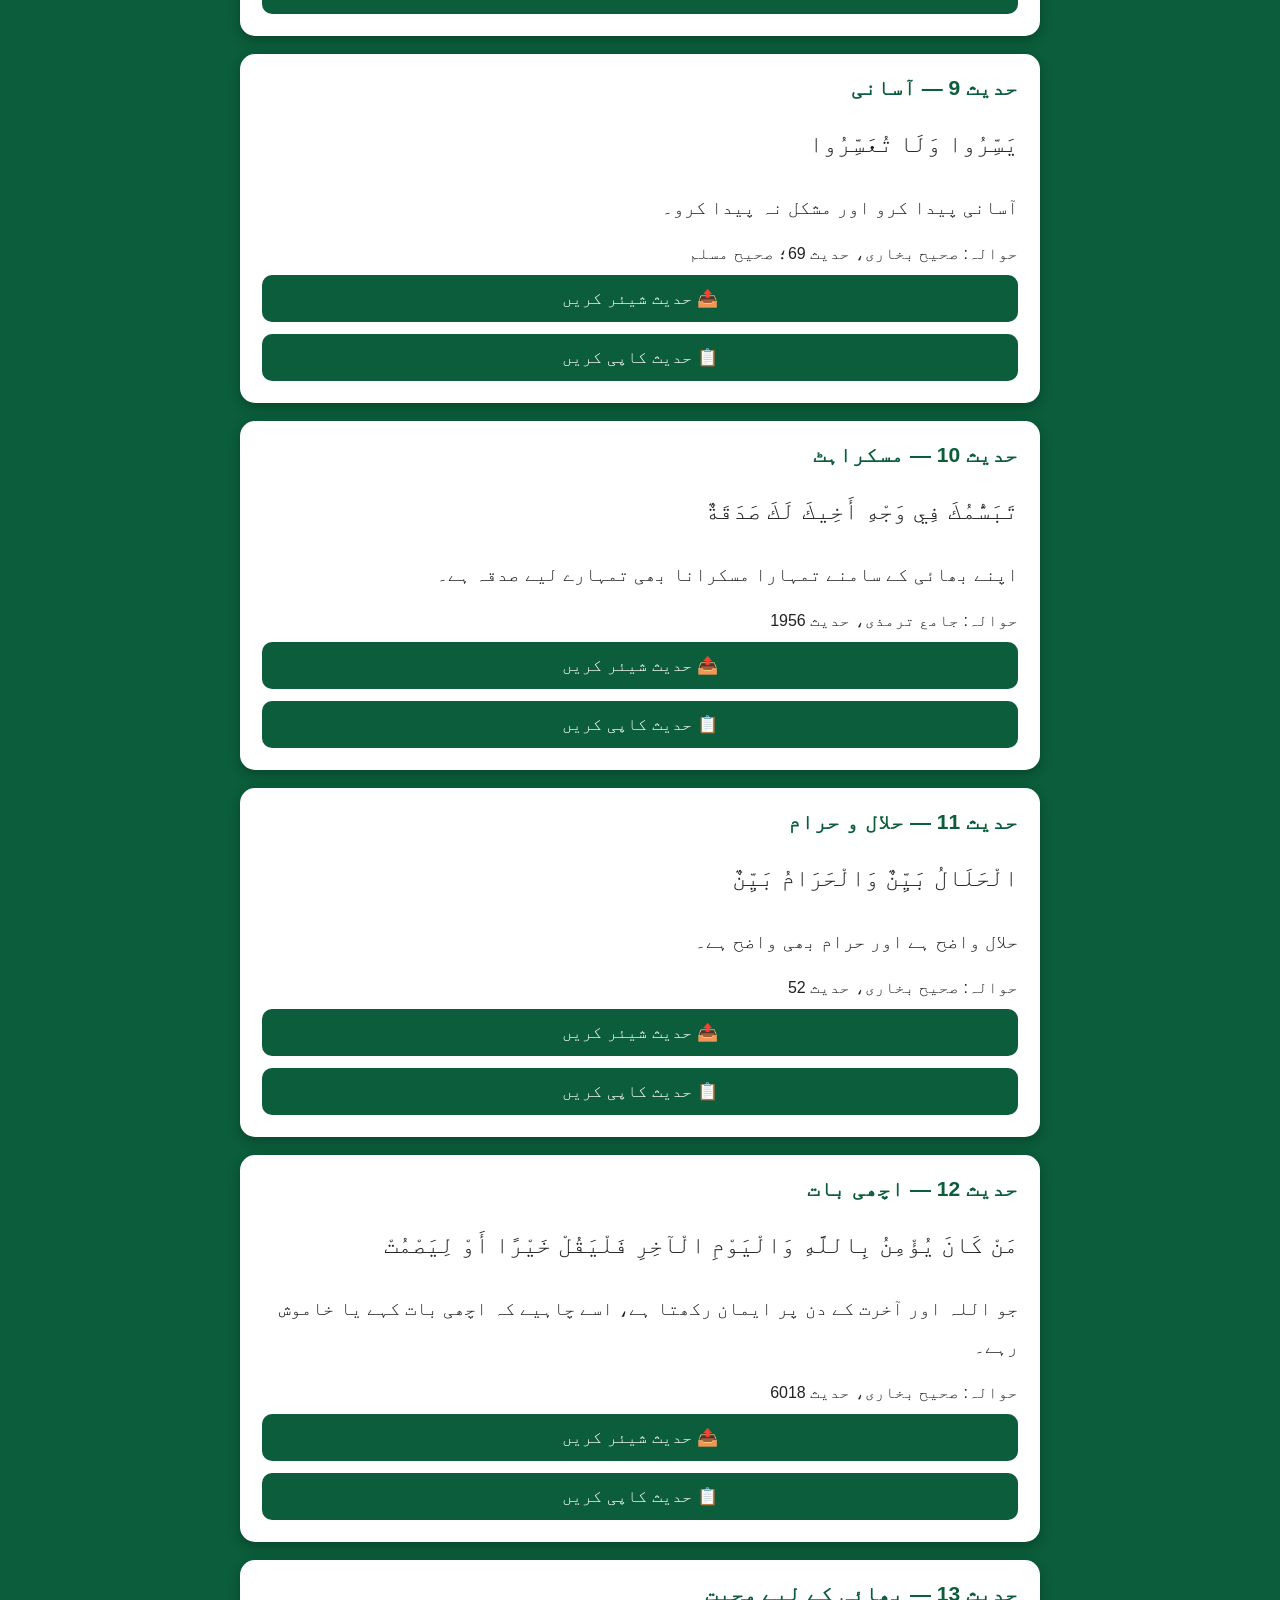
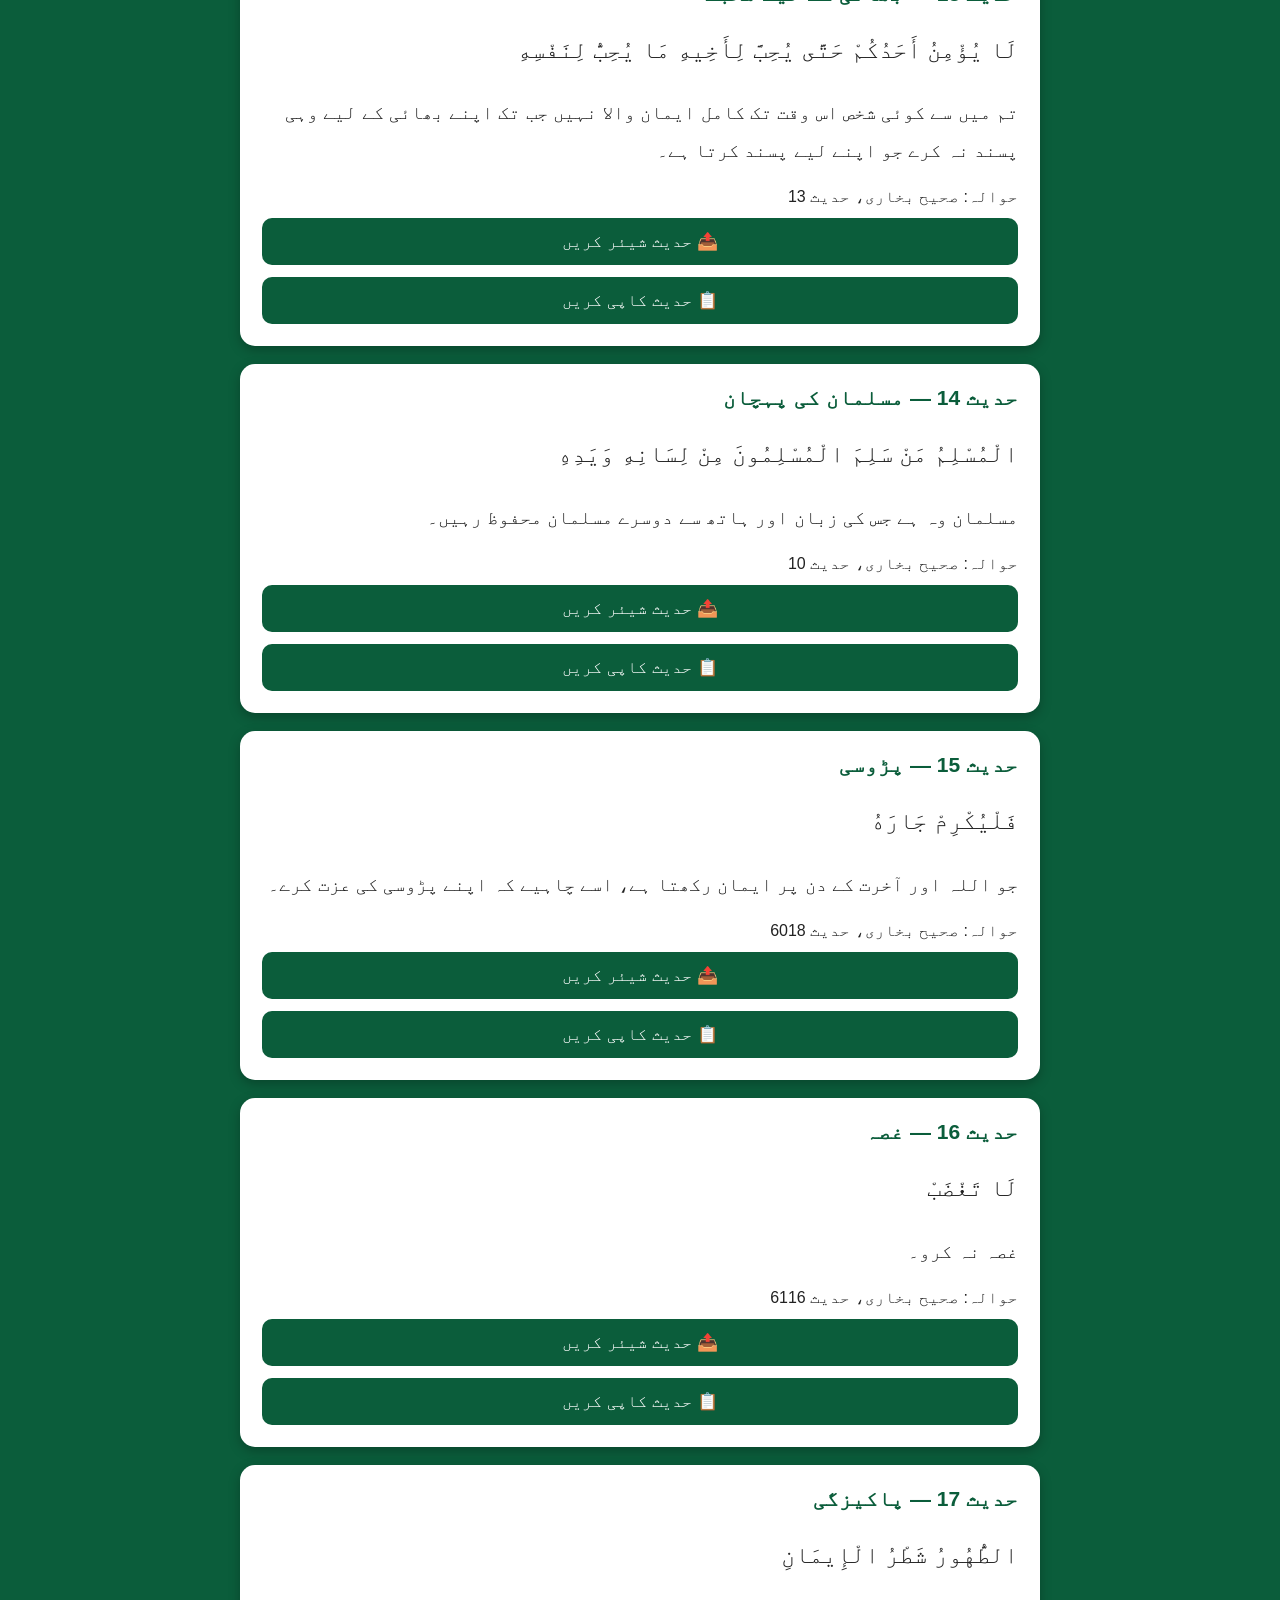
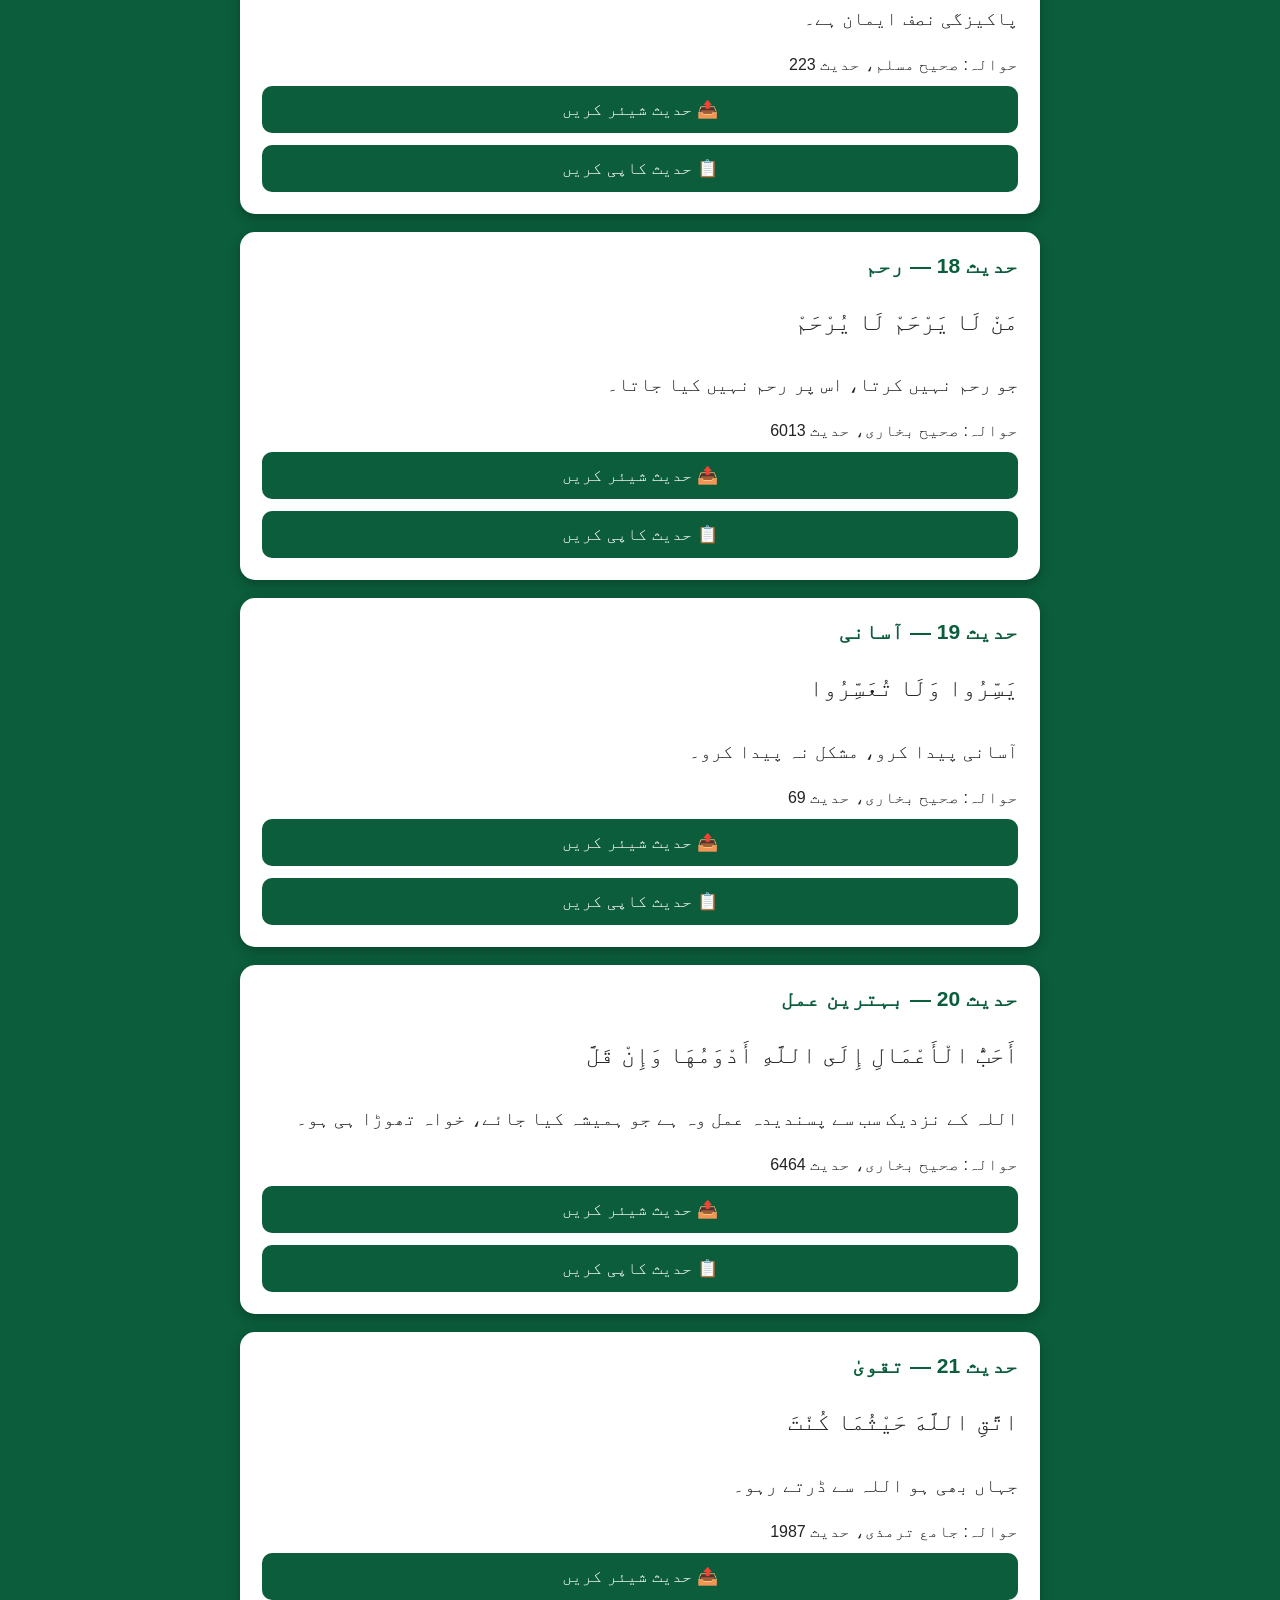
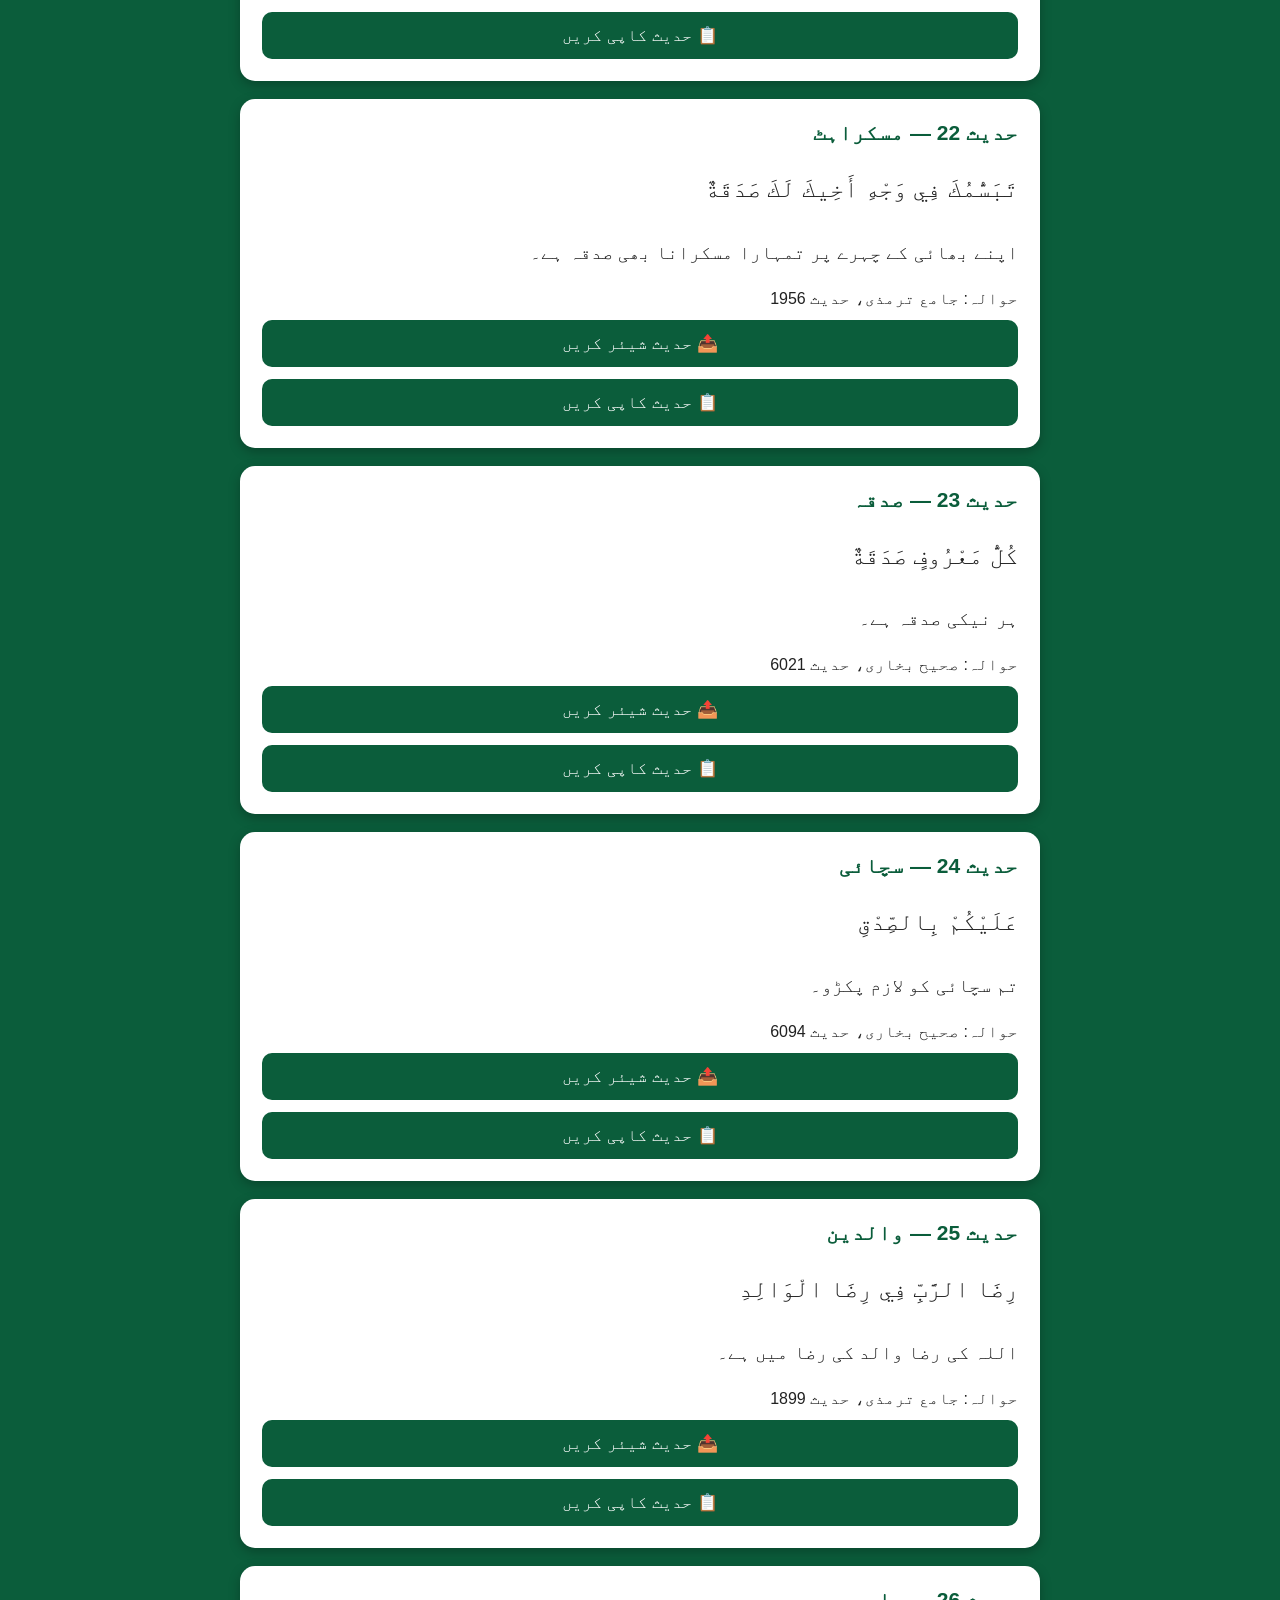
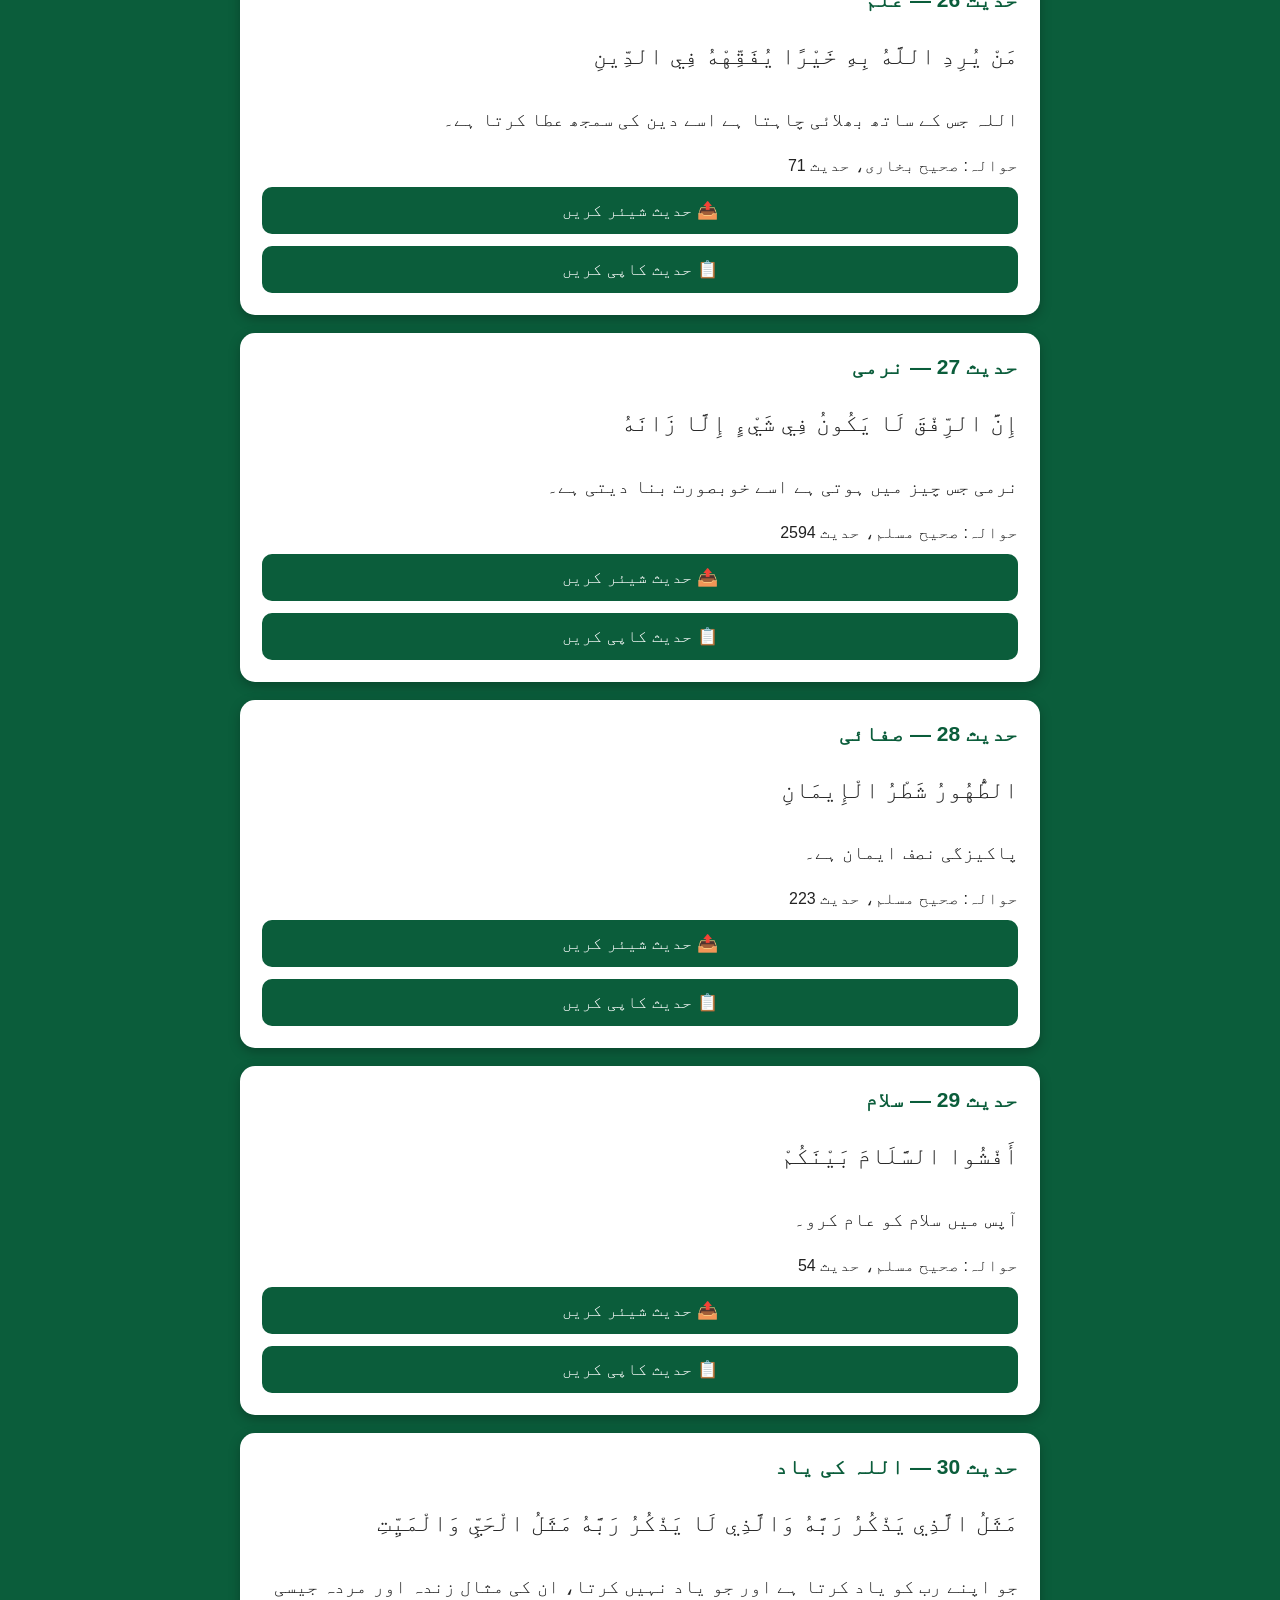
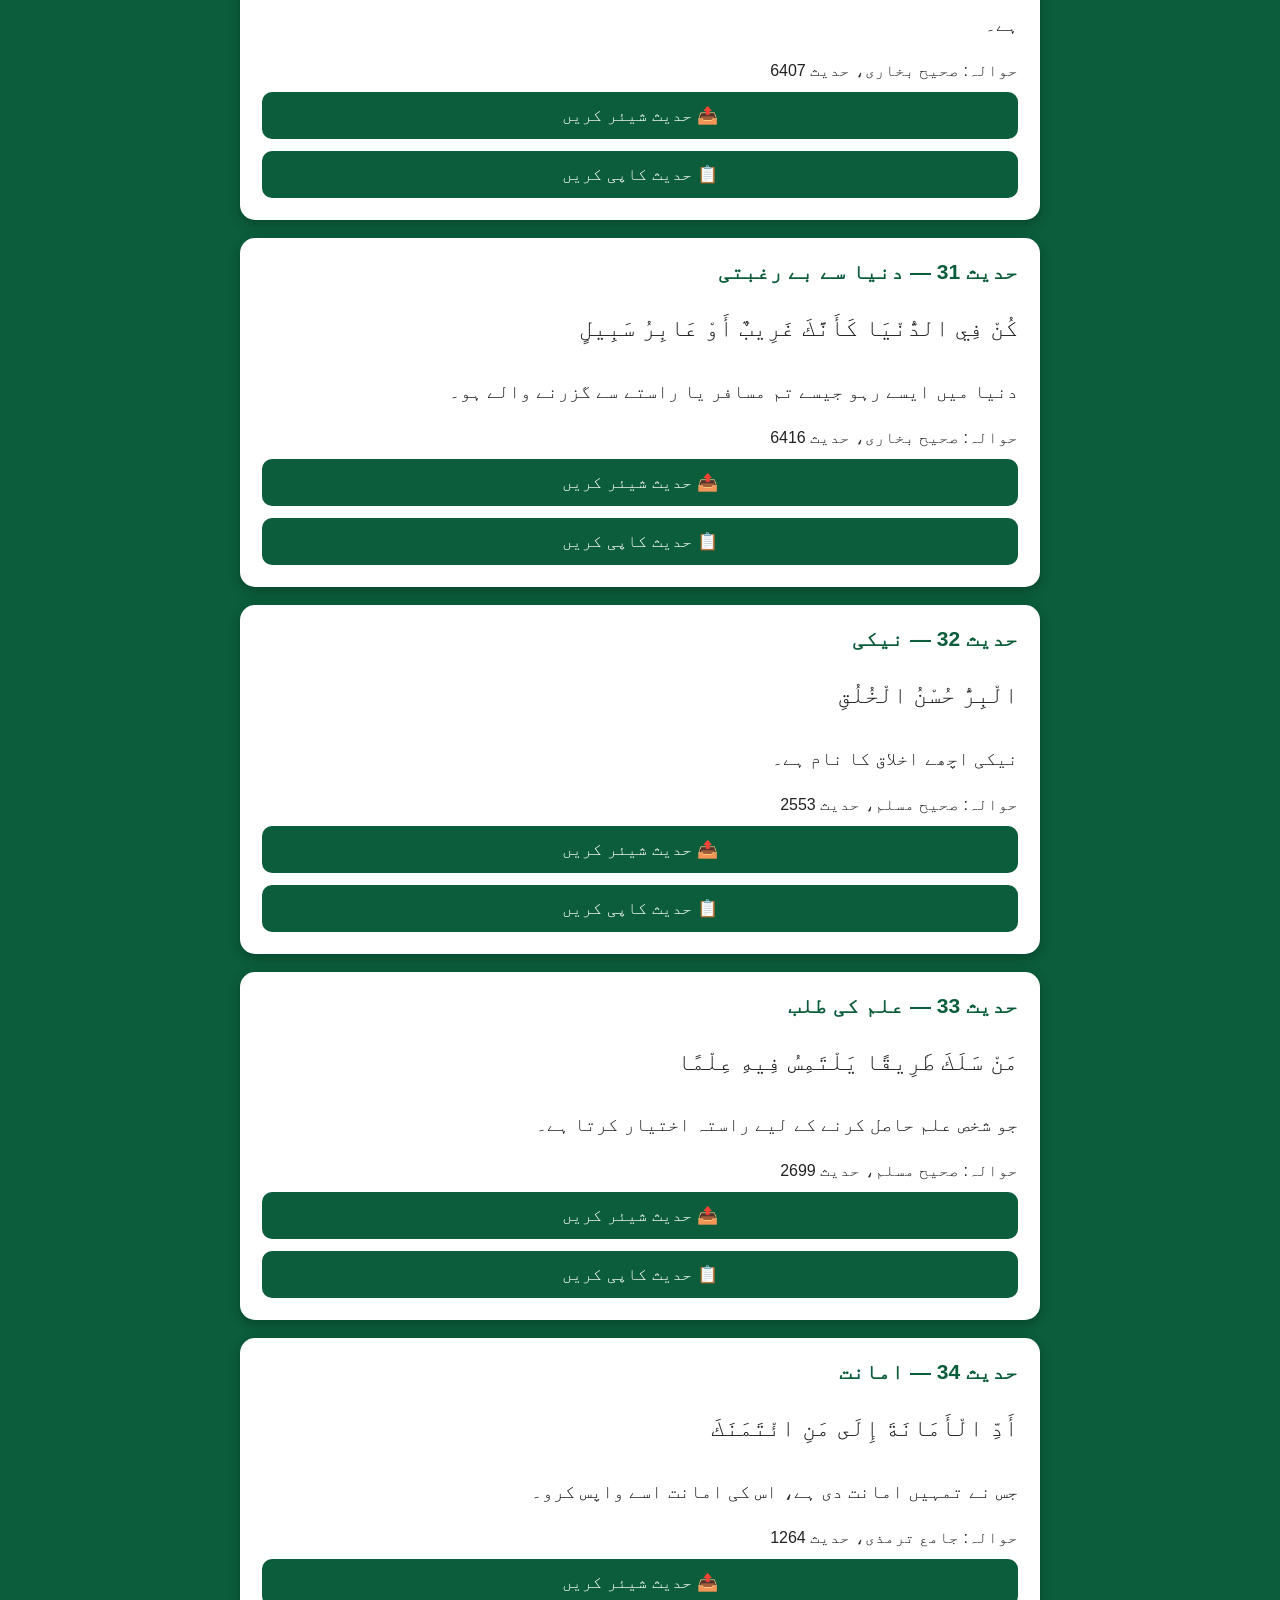
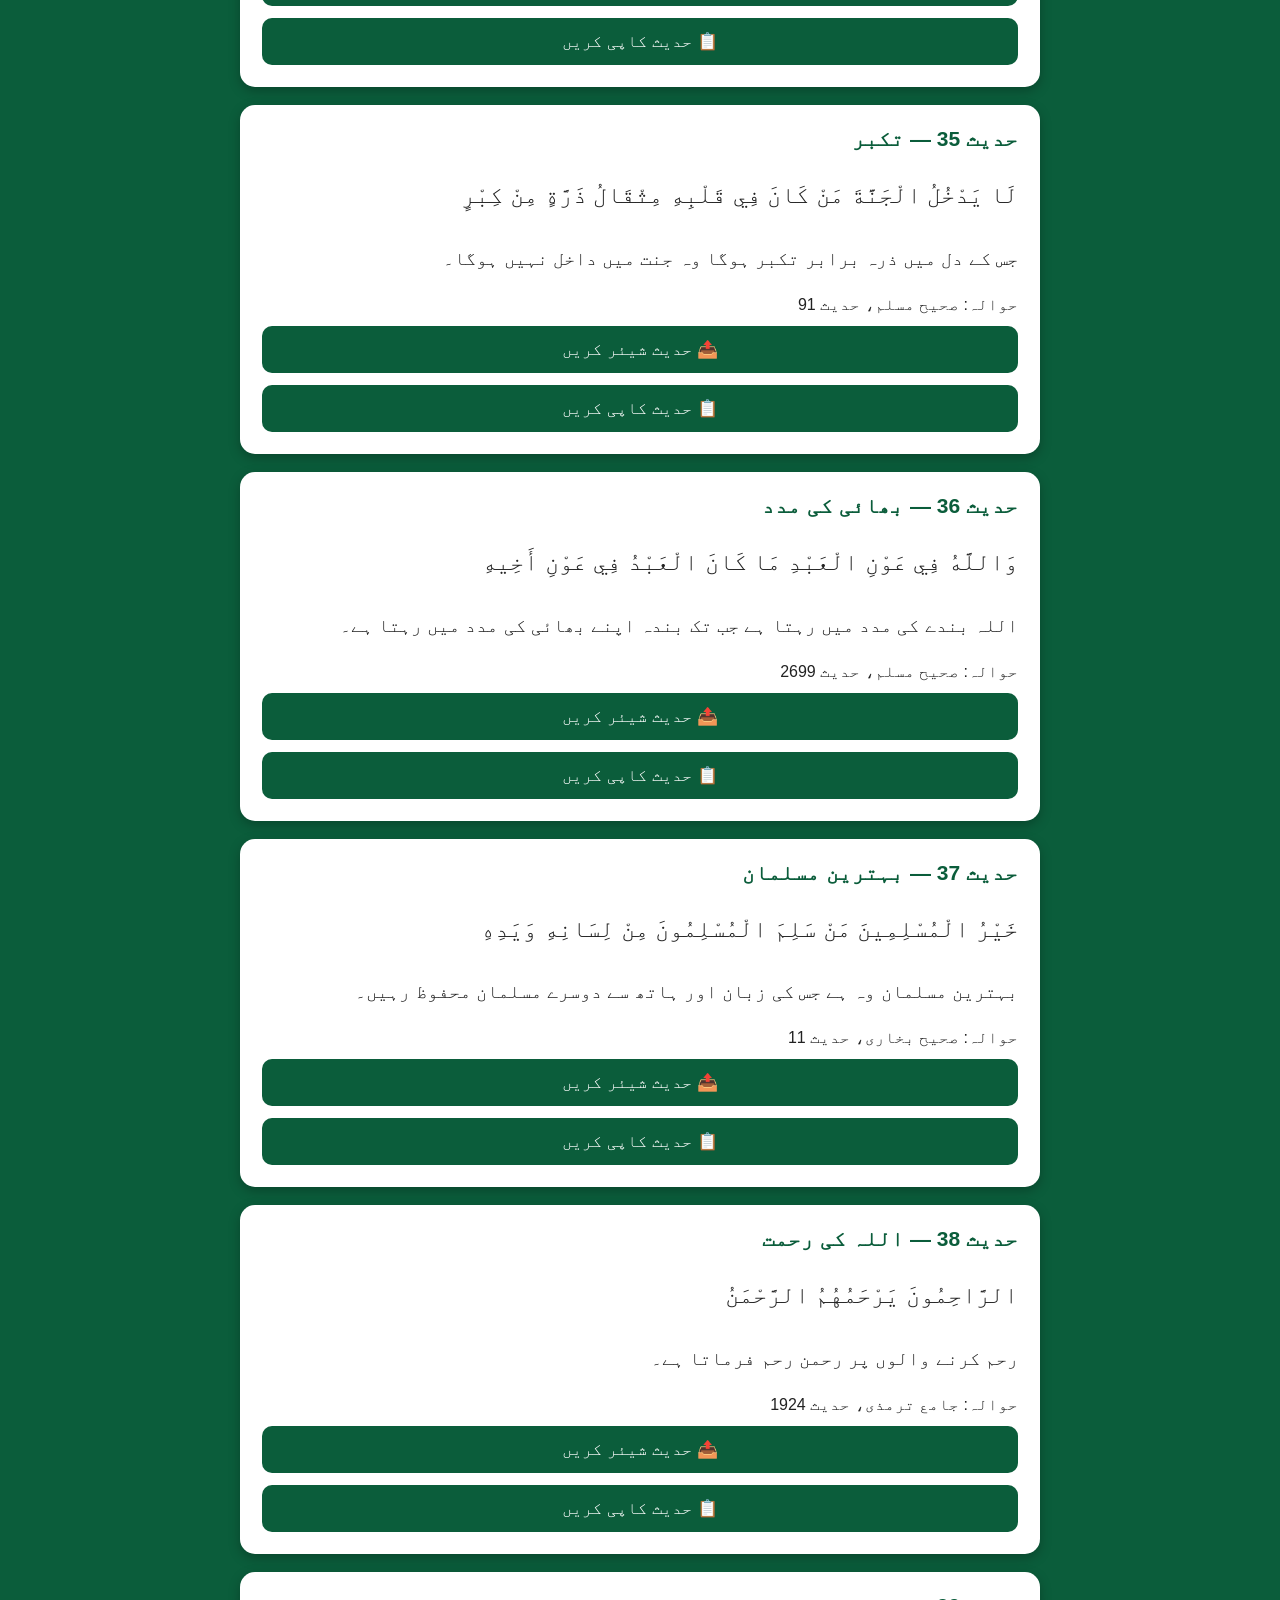
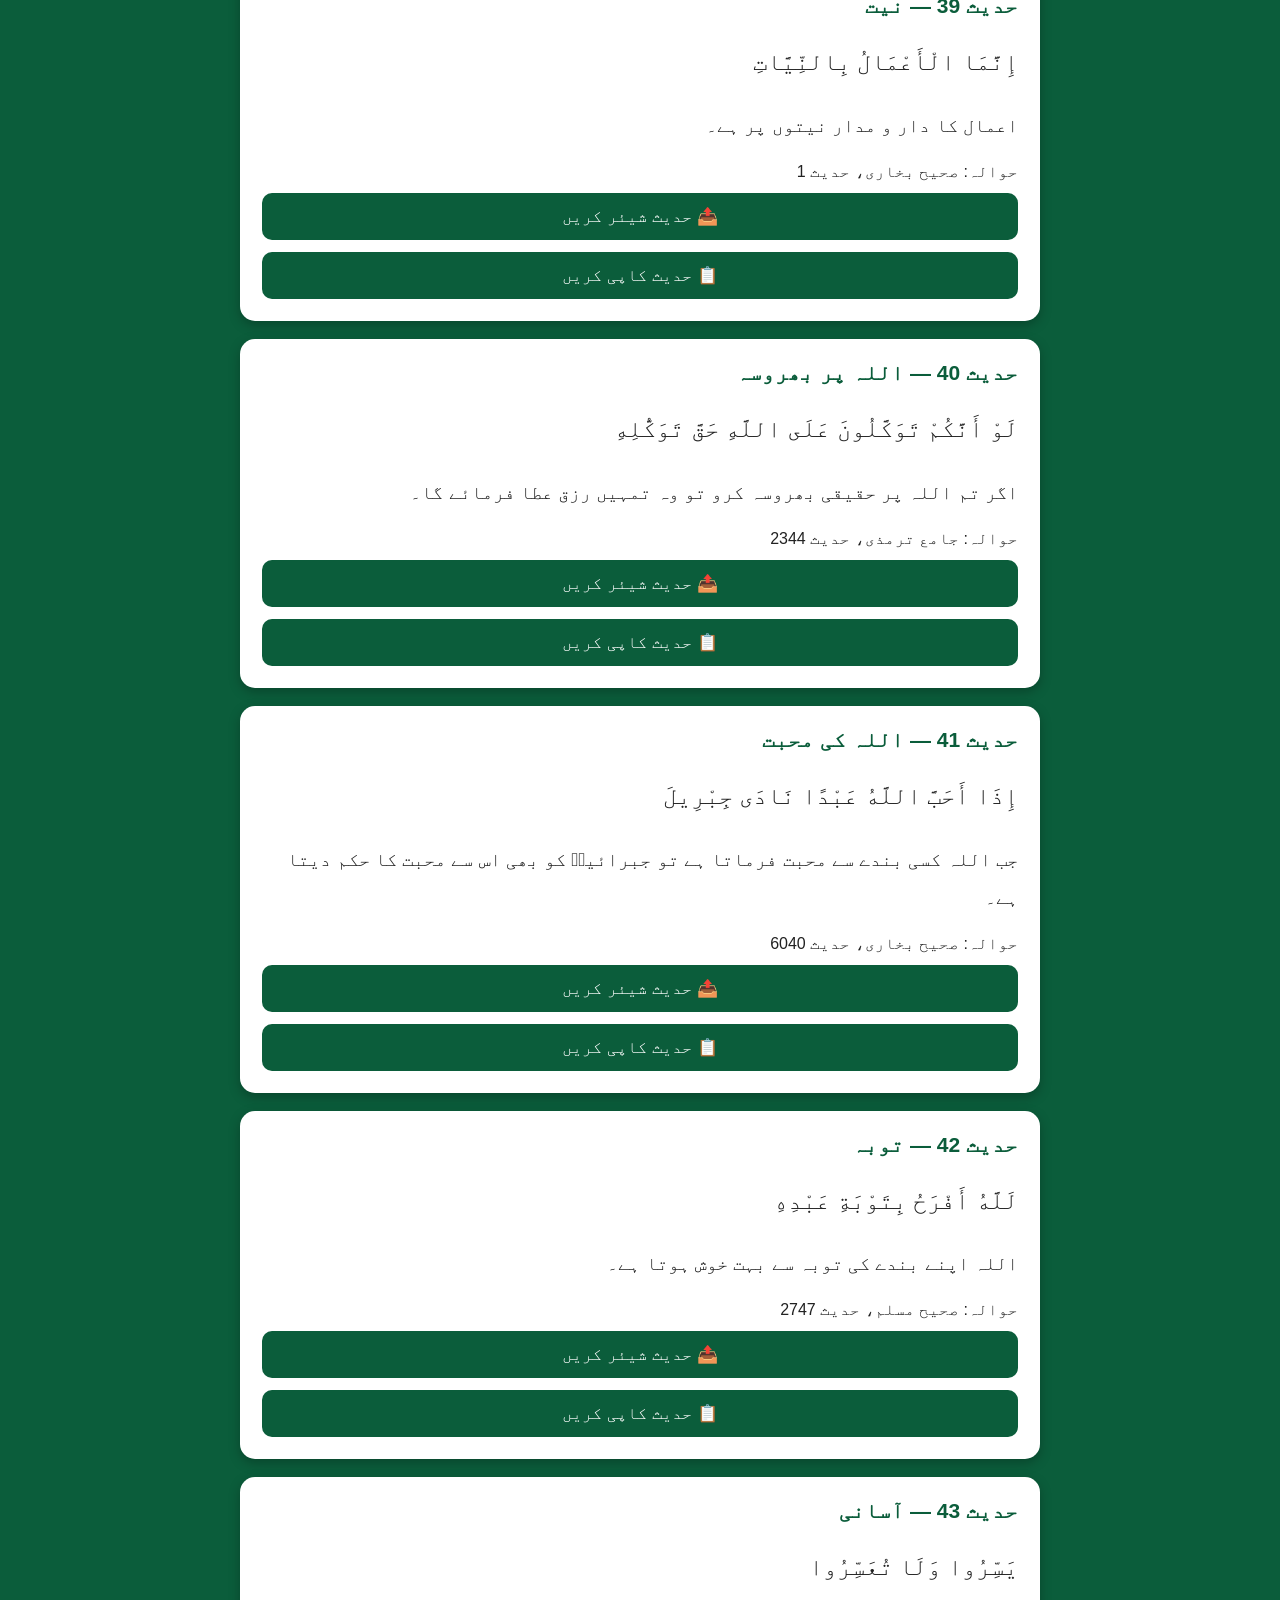
<file: hadith.html>
<!DOCTYPE html>
<html lang="ur" dir="rtl">

<head>
<meta charset="UTF-8">
<meta name="viewport" content="width=device-width, initial-scale=1.0">

<title>احادیث رسول ﷺ - DEENIYAT 2.0</title>

<script src="./hadith-data.js?v=999"></script>

<style>
* {
  box-sizing: border-box;
}

body {
  margin: 0;
  padding: 15px;
  font-family: Arial, sans-serif;
  background: #0b5d3b;
  color: white;
}

.container {
  max-width: 800px;
  margin: auto;
}

h1 {
  text-align: center;
  font-size: 30px;
  margin: 15px 0;
}

.subtitle {
  text-align: center;
  font-size: 17px;
  margin-bottom: 25px;
}

#search {
  width: 100%;
  padding: 17px;
  border: none;
  border-radius: 15px;
  font-size: 18px;
  outline: none;
  margin-bottom: 15px;
  text-align: right;
}

#status {
  text-align: center;
  font-size: 17px;
  margin: 15px 0;
}

.hadith {
  background: white;
  color: #222;
  padding: 22px;
  margin-bottom: 18px;
  border-radius: 15px;
  box-shadow: 0 4px 12px rgba(0,0,0,0.25);
}

.hadith h2 {
  color: #0b5d3b;
  font-size: 21px;
  margin-top: 0;
}

.arabic {
  font-size: 24px;
  line-height: 2.2;
  margin: 18px 0;
  text-align: right;
}

.urdu {
  font-size: 19px;
  line-height: 2;
  margin: 18px 0;
}

.narrator {
  font-size: 16px;
  color: #555;
  margin: 12px 0;
}

  .share-btn {
  width: 100%;
  margin-top: 12px;
  padding: 13px;
  border: none;
  border-radius: 10px;
  background: #0b5d3b;
  color: white;
  font-size: 17px;
  }

.error {
  background: white;
  color: #b00020;
  padding: 25px;
  border-radius: 15px;
  text-align: center;
  font-size: 18px;
  line-height: 2;
}

.no-result {
  background: white;
  color: #222;
  padding: 25px;
  border-radius: 15px;
  text-align: center;
  font-size: 18px;
}
</style>

</head>

<body>

<div class="container">

<h1>احادیث رسول اللہ ﷺ</h1>

<div class="subtitle">
DEENIYAT 2.0 — احادیث مبارکہ
</div>

<input
  type="text"
  id="search"
  placeholder="🔍 حدیث تلاش کریں..."
>

<div id="status">
احادیث لوڈ ہو رہی ہیں...
</div>

<div id="hadithList"></div>

</div>

<script>

function getData() {

  if (Array.isArray(window.hadithData)) {
    return window.hadithData;
  }

  if (Array.isArray(window.HADITH_DATA)) {
    return window.HADITH_DATA;
  }

  return [];
}


function showHadith(list) {

  const container =
    document.getElementById("hadithList");

  const status =
    document.getElementById("status");

  container.innerHTML = "";

  if (!Array.isArray(list) || list.length === 0) {

    status.innerText = "0 احادیث";

    container.innerHTML = `
      <div class="error">

        ❌ حدیث کا ڈیٹا لوڈ نہیں ہوا۔

        <br><br>

        براہ کرم چیک کریں:

        <br><br>

        <b>hadith-data.js</b>

        <br><br>

        یہ فائل <b>hadith.html</b> کے اسی folder میں ہونی چاہیے۔

      </div>
    `;

    return;
  }

  status.innerText =
    list.length + " احادیث";

  list.forEach(function(hadith) {

    const div =
      document.createElement("div");

    div.className = "hadith";

    div.innerHTML = `

      <h2>
        ${hadith.title || "حدیث"}
      </h2>

      ${
        hadith.narrator
        ? `<div class="narrator">
             راوی: ${hadith.narrator}
           </div>`
        : ""
      }

      <div class="arabic">
        ${hadith.arabic || ""}
      </div>

      <div class="urdu">
        ${hadith.urdu || ""}
      </div>

      <div class="reference">
        حوالہ:
        ${hadith.reference || ""}
      </div>
<button class="share-btn" onclick="navigator.share({title:'حدیث', text:this.parentElement.innerText, url:location.href})">
    📤 حدیث شیئر کریں
</button>
<button class="share-btn" onclick="copyHadith(this)">
📋 حدیث کاپی کریں
</button>

    `;

    container.appendChild(div);

  });

}

function copyHadith(button) {
  const card = button.parentElement;
  const text = card.innerText;

  navigator.clipboard.writeText(text).then(() => {
    button.innerText = "✅ حدیث کاپی ہوگئی";

    setTimeout(() => {
      button.innerText = "📋 حدیث کاپی کریں";
    }, 2000);
  });
                                }
function searchHadith() {

  const text =
    document
      .getElementById("search")
      .value
      .trim()
      .toLowerCase();

  const data = getData();

  if (!text) {

    showHadith(data);

    return;
  }

  const results =
    data.filter(function(hadith) {

      return (

        String(hadith.title || "")
          .toLowerCase()
          .includes(text)

        ||

        String(hadith.arabic || "")
          .toLowerCase()
          .includes(text)

        ||

        String(hadith.urdu || "")
          .toLowerCase()
          .includes(text)

        ||

        String(hadith.reference || "")
          .toLowerCase()
          .includes(text)

        ||

        String(hadith.narrator || "")
          .toLowerCase()
          .includes(text)

      );

    });

  if (results.length === 0) {

    document.getElementById("status")
      .innerText = "0 احادیث";

    document.getElementById("hadithList")
      .innerHTML = `
        <div class="no-result">
          کوئی حدیث نہیں ملی۔
        </div>
      `;

    return;
  }

  showHadith(results);

}


document
  .getElementById("search")
  .addEventListener(
    "input",
    searchHadith
  );


window.addEventListener(
  "load",
  function() {

    const data = getData();

    showHadith(data);

  }
);

</script>

</body>
</html>
</file>
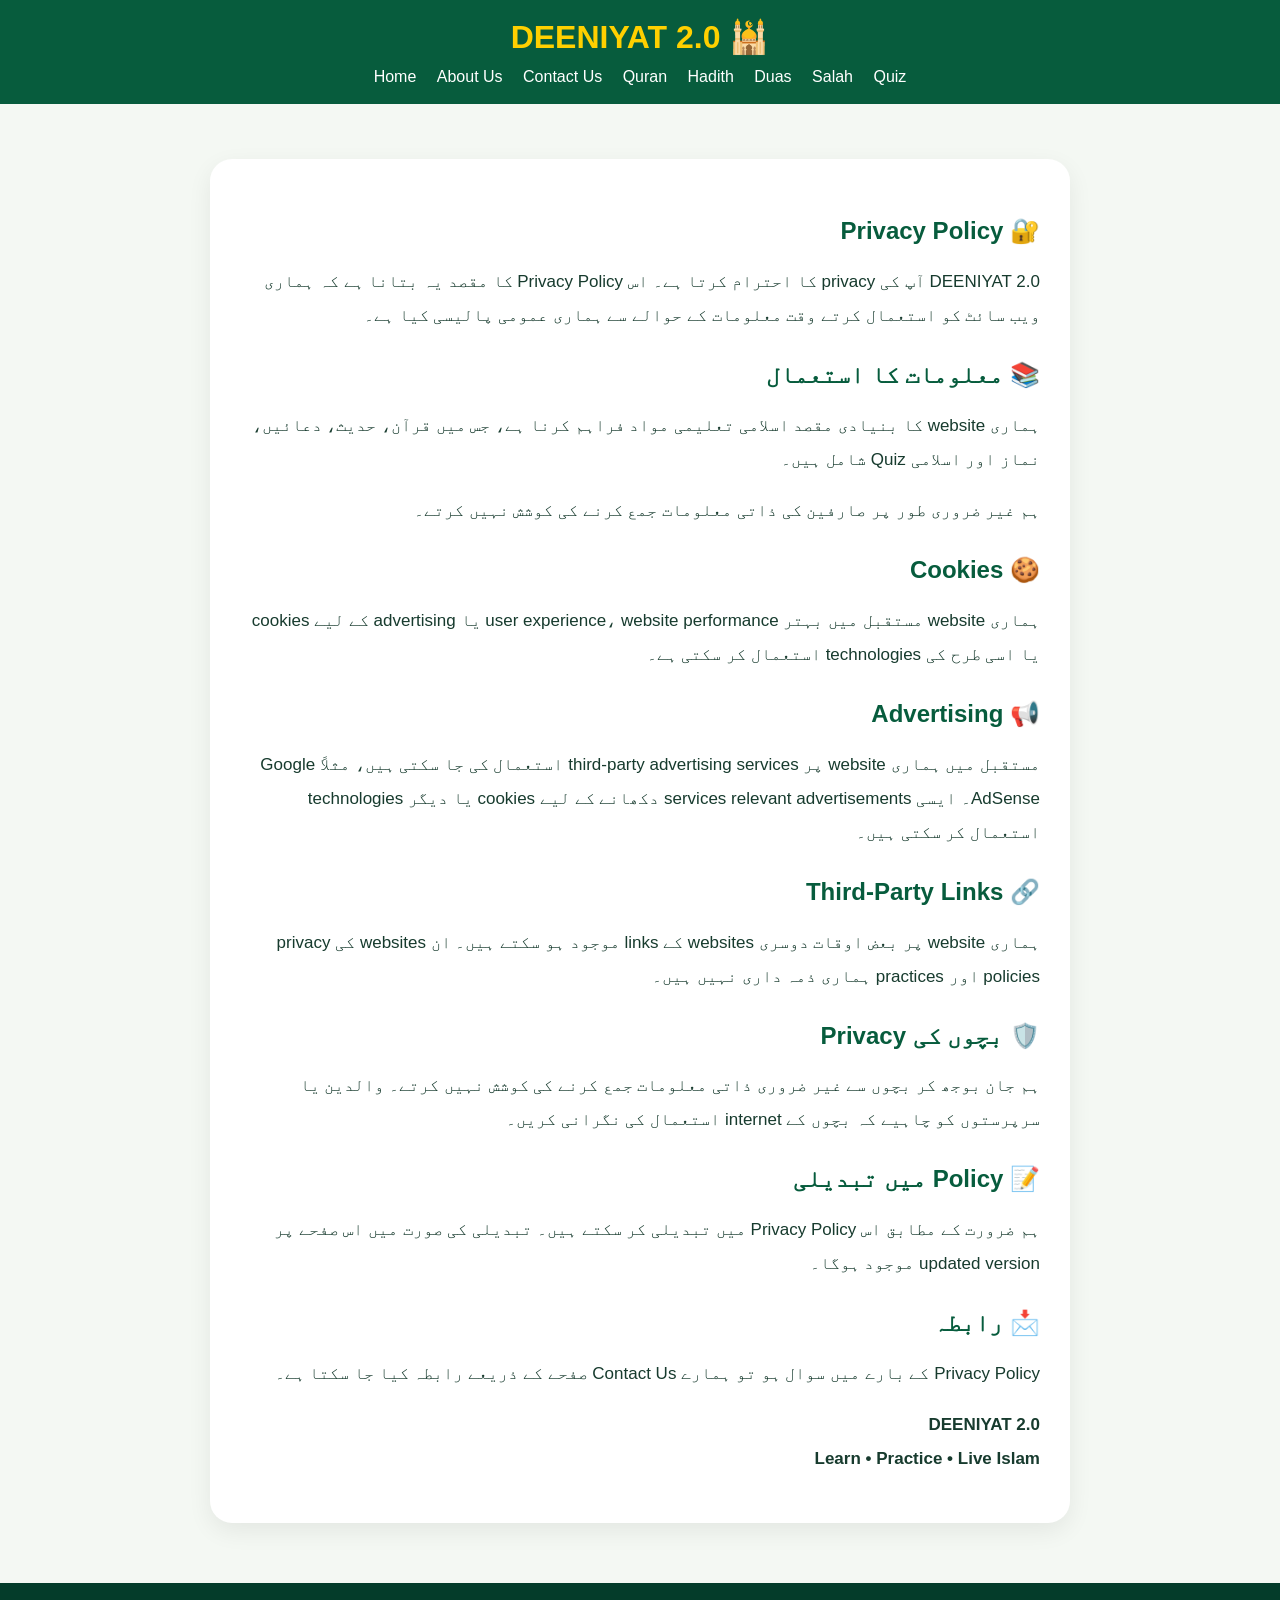
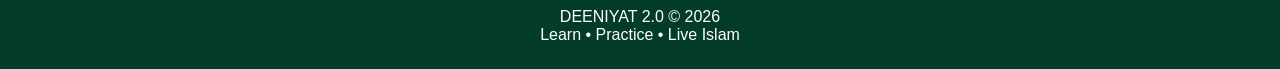
<file: privacy.html>
<!DOCTYPE html>
<html lang="ur" dir="rtl">

<head>
<meta charset="UTF-8">
<meta name="viewport" content="width=device-width, initial-scale=1.0">

<title>Privacy Policy | DEENIYAT 2.0</title>

<style>

* {
    box-sizing: border-box;
}

body {
    margin: 0;
    font-family: Arial, "Noto Nastaliq Urdu", sans-serif;
    background: #f4f8f3;
    color: #173b2e;
}

header {
    background: #075c3d;
    color: white;
    padding: 18px;
    text-align: center;
}

header h1 {
    margin: 0;
    color: #ffd000;
}

nav {
    margin-top: 12px;
}

nav a {
    color: white;
    text-decoration: none;
    margin: 0 8px;
}

.container {
    max-width: 900px;
    margin: 35px auto;
    padding: 20px;
}

.card {
    background: white;
    border-radius: 22px;
    padding: 30px;
    box-shadow: 0 8px 25px #00000012;
}

h2 {
    color: #075c3d;
    margin-top: 28px;
}

p {
    font-size: 17px;
    line-height: 2;
}

ul {
    line-height: 2;
    font-size: 17px;
}

footer {
    background: #043c2a;
    color: white;
    text-align: center;
    padding: 25px;
    margin-top: 40px;
}

@media(max-width:600px) {

    nav a {
        display: inline-block;
        margin: 6px;
    }

    .card {
        padding: 20px;
    }

    p,
    ul {
        font-size: 16px;
    }

}

</style>

</head>

<body>

<header>

<h1>🕌 DEENIYAT 2.0</h1>

<nav>

<a href="index.html">Home</a>

<a href="about.html">About Us</a>

<a href="contact.html">Contact Us</a>

<a href="quran.html">Quran</a>

<a href="hadith.html">Hadith</a>

<a href="duas.html">Duas</a>

<a href="salah.html">Salah</a>

<a href="quiz.html">Quiz</a>

</nav>

</header>


<div class="container">

<div class="card">

<h2>🔐 Privacy Policy</h2>

<p>
DEENIYAT 2.0 آپ کی privacy کا احترام کرتا ہے۔
اس Privacy Policy کا مقصد یہ بتانا ہے کہ ہماری ویب سائٹ
کو استعمال کرتے وقت معلومات کے حوالے سے ہماری عمومی
پالیسی کیا ہے۔
</p>


<h2>📚 معلومات کا استعمال</h2>

<p>
ہماری website کا بنیادی مقصد اسلامی تعلیمی مواد فراہم کرنا
ہے، جس میں قرآن، حدیث، دعائیں، نماز اور اسلامی Quiz شامل ہیں۔
</p>

<p>
ہم غیر ضروری طور پر صارفین کی ذاتی معلومات جمع کرنے کی
کوشش نہیں کرتے۔
</p>


<h2>🍪 Cookies</h2>

<p>
ہماری website مستقبل میں بہتر user experience، website
performance یا advertising کے لیے cookies یا اسی طرح کی
technologies استعمال کر سکتی ہے۔
</p>


<h2>📢 Advertising</h2>

<p>
مستقبل میں ہماری website پر third-party advertising services
استعمال کی جا سکتی ہیں، مثلاً Google AdSense۔
ایسی services relevant advertisements دکھانے کے لیے
cookies یا دیگر technologies استعمال کر سکتی ہیں۔
</p>


<h2>🔗 Third-Party Links</h2>

<p>
ہماری website پر بعض اوقات دوسری websites کے links موجود
ہو سکتے ہیں۔ ان websites کی privacy policies اور practices
ہماری ذمہ داری نہیں ہیں۔
</p>


<h2>🛡️ بچوں کی Privacy</h2>

<p>
ہم جان بوجھ کر بچوں سے غیر ضروری ذاتی معلومات جمع کرنے
کی کوشش نہیں کرتے۔ والدین یا سرپرستوں کو چاہیے کہ بچوں
کے internet استعمال کی نگرانی کریں۔
</p>


<h2>📝 Policy میں تبدیلی</h2>

<p>
ہم ضرورت کے مطابق اس Privacy Policy میں تبدیلی کر سکتے ہیں۔
تبدیلی کی صورت میں اس صفحے پر updated version موجود ہوگا۔
</p>


<h2>📩 رابطہ</h2>

<p>
Privacy Policy کے بارے میں سوال ہو تو ہمارے
Contact Us صفحے کے ذریعے رابطہ کیا جا سکتا ہے۔
</p>

<p>

<strong>
DEENIYAT 2.0<br>
Learn • Practice • Live Islam
</strong>

</p>

</div>

</div>


<footer>

DEENIYAT 2.0 © 2026

<br>

Learn • Practice • Live Islam

</footer>

</body>

</html>
</file>
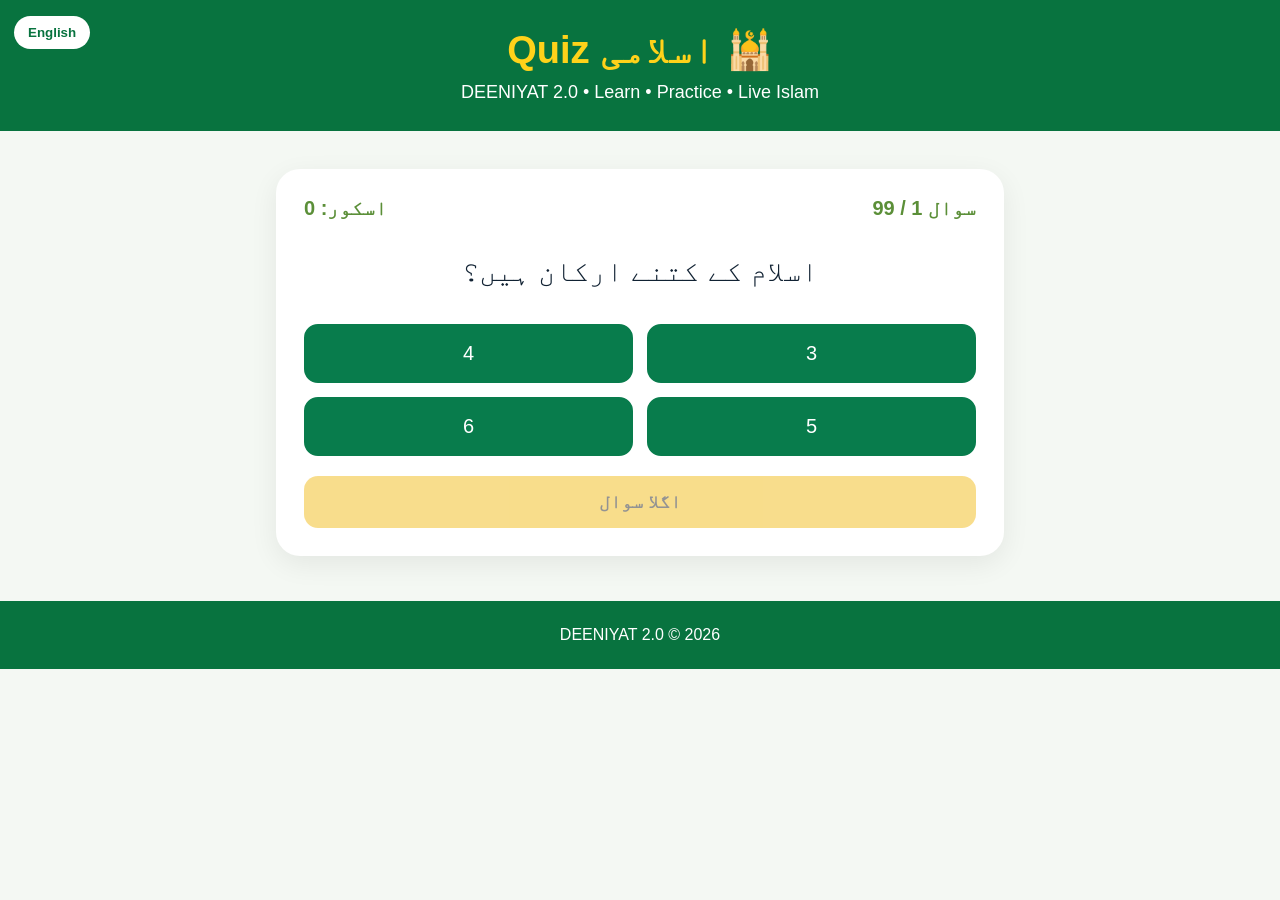
<file: quiz.html>
<!DOCTYPE html>
<html lang="ur" dir="rtl">
<head>
<meta charset="UTF-8">
<meta name="viewport" content="width=device-width, initial-scale=1.0">
<title>اسلامی Quiz | DEENIYAT 2.0</title>

<style>
* {
    box-sizing: border-box;
}

body {
    margin: 0;
    background: #f4f8f3;
    font-family: Arial, sans-serif;
    color: #123;
}

header {
    background: #08733f;
    color: white;
    text-align: center;
    padding: 28px 14px;
}

header h1 {
    margin: 0;
    color: #ffd21a;
    font-size: 38px;
}

header p {
    margin: 10px 0 0;
    font-size: 18px;
}

.lang {
    position: absolute;
    top: 16px;
    left: 14px;
    background: white;
    color: #08733f;
    border: 0;
    border-radius: 20px;
    padding: 9px 14px;
    font-weight: bold;
    cursor: pointer;
}

.wrap {
    max-width: 760px;
    margin: 38px auto;
    padding: 0 16px;
}

.card {
    background: white;
    border-radius: 24px;
    padding: 28px;
    box-shadow: 0 8px 28px #00000012;
}

.top {
    display: flex;
    justify-content: space-between;
    color: #5b8f38;
    font-weight: bold;
    font-size: 20px;
}

.question {
    font-size: 29px;
    line-height: 1.65;
    margin: 28px 0;
    text-align: center;
}

.options {
    display: grid;
    grid-template-columns: 1fr 1fr;
    gap: 14px;
}

.option {
    border: 2px solid #087c4c;
    background: #087c4c;
    color: white;
    border-radius: 14px;
    padding: 16px;
    font-size: 20px;
    cursor: pointer;
}

.correct {
    background: #198754 !important;
}

.wrong {
    background: #c62828 !important;
}

#next,
#restart {
    margin-top: 20px;
    width: 100%;
    border: 0;
    border-radius: 14px;
    padding: 15px;
    font-size: 19px;
    background: #f0b400;
    color: #111;
    cursor: pointer;
    font-weight: bold;
}

#next:disabled {
    opacity: .45;
    cursor: not-allowed;
}

.result {
    text-align: center;
    font-size: 28px;
    line-height: 1.7;
}

footer {
    margin-top: 45px;
    background: #08733f;
    color: white;
    text-align: center;
    padding: 25px;
}

@media (max-width: 600px) {
    header h1 {
        font-size: 30px;
    }

    .question {
        font-size: 25px;
    }

    .options {
        grid-template-columns: 1fr;
    }

    .lang {
        position: static;
        margin-bottom: 12px;
    }
}
</style>
</head>

<body>

<header>

<button class="lang" onclick="toggleLang()" id="langBtn">
English
</button>

<h1 id="title">🕌 اسلامی Quiz</h1>

<p>
DEENIYAT 2.0 • Learn • Practice • Live Islam
</p>

</header>

<div class="wrap">

<div class="card" id="quizCard">

<div class="top">
<span id="qnum"></span>
<span id="score"></span>
</div>

<div class="question" id="question"></div>

<div class="options" id="options"></div>

<button id="next" onclick="nextQuestion()" disabled>
اگلا سوال
</button>

</div>

</div>

<footer>
DEENIYAT 2.0 © 2026
</footer>


<script>

/* =========================
   QUIZ QUESTIONS
========================= */

const questions = [

{
u:"اسلام کے کتنے ارکان ہیں؟",
e:"How many pillars of Islam are there?",
ou:["3","4","5","6"],
oe:["3","4","5","6"],
a:2
},

{
u:"ایمان کے کتنے ارکان ہیں؟",
e:"How many articles of faith are there?",
ou:["4","5","6","7"],
oe:["4","5","6","7"],
a:2
},

{
u:"اسلام کی پہلی بنیاد کیا ہے؟",
e:"What is the first pillar of Islam?",
ou:["نماز","زکوٰۃ","کلمۂ شہادت","روزہ"],
oe:["Prayer","Zakat","Shahadah","Fasting"],
a:2
},

{
u:"ایک دن میں کتنی فرض نمازیں ہیں؟",
e:"How many obligatory prayers are there each day?",
ou:["3","4","5","6"],
oe:["3","4","5","6"],
a:2
},

{
u:"رمضان کے روزے کس مہینے میں رکھے جاتے ہیں؟",
e:"In which month are the obligatory fasts observed?",
ou:["محرم","رمضان","شوال","رجب"],
oe:["Muharram","Ramadan","Shawwal","Rajab"],
a:1
},

{
u:"زکوٰۃ اسلام کا کون سا رکن ہے؟",
e:"Which pillar of Islam is Zakat?",
ou:["پہلا","دوسرا","تیسرا","چوتھا"],
oe:["First","Second","Third","Fourth"],
a:2
},

{
u:"حج کس اسلامی مہینے میں ادا کیا جاتا ہے؟",
e:"In which Islamic month is Hajj performed?",
ou:["ذوالحجہ","محرم","رمضان","شوال"],
oe:["Dhul-Hijjah","Muharram","Ramadan","Shawwal"],
a:0
},

{
u:"قرآن مجید کس نبی پر نازل ہوا؟",
e:"To which Prophet was the Quran revealed?",
ou:["حضرت موسیٰؑ","حضرت عیسیٰؑ","حضرت محمد ﷺ","حضرت ابراہیمؑ"],
oe:["Prophet Musa","Prophet Isa","Prophet Muhammad","Prophet Ibrahim"],
a:2
},

{
u:"قرآن مجید میں کتنی سورتیں ہیں؟",
e:"How many surahs are in the Quran?",
ou:["110","112","114","116"],
oe:["110","112","114","116"],
a:2
},

{
u:"قرآن مجید کی پہلی سورت کون سی ہے؟",
e:"Which is the first surah of the Quran?",
ou:["البقرہ","الفاتحہ","الاخلاص","الناس"],
oe:["Al-Baqarah","Al-Fatihah","Al-Ikhlas","An-Nas"],
a:1
},

{
u:"قرآن مجید کی سب سے بڑی سورت کون سی ہے؟",
e:"Which is the longest surah of the Quran?",
ou:["آل عمران","النساء","البقرہ","المائدہ"],
oe:["Aal-e-Imran","An-Nisa","Al-Baqarah","Al-Ma'idah"],
a:2
},

{
u:"قرآن مجید کی سب سے چھوٹی سورت کون سی ہے؟",
e:"Which is the shortest surah of the Quran?",
ou:["الکوثر","العصر","الناس","الفلق"],
oe:["Al-Kawthar","Al-Asr","An-Nas","Al-Falaq"],
a:0
},

{
u:"قرآن مجید کس زبان میں نازل ہوا؟",
e:"In which language was the Quran revealed?",
ou:["فارسی","عربی","اردو","عبرانی"],
oe:["Persian","Arabic","Urdu","Hebrew"],
a:1
},

{
u:"پہلی وحی کہاں نازل ہوئی؟",
e:"Where did the first revelation come?",
ou:["غارِ ثور","غارِ حرا","مدینہ","مسجد نبوی"],
oe:["Cave of Thawr","Cave of Hira","Madinah","Prophet's Mosque"],
a:1
},

{
u:"پہلی وحی کے ابتدائی الفاظ کیا تھے؟",
e:"What were the opening words of the first revelation?",
ou:["الحمدللہ","اقرأ","سبحان اللہ","اللہ اکبر"],
oe:["Alhamdulillah","Iqra","SubhanAllah","Allahu Akbar"],
a:1
},

{
u:"نبی کریم ﷺ کی ولادت کس شہر میں ہوئی؟",
e:"In which city was Prophet Muhammad born?",
ou:["مدینہ","مکہ","طائف","دمشق"],
oe:["Madinah","Makkah","Taif","Damascus"],
a:1
},

{
u:"نبی کریم ﷺ نے ہجرت کس شہر کی طرف کی؟",
e:"To which city did the Prophet migrate?",
ou:["مکہ","مدینہ","طائف","بصرہ"],
oe:["Makkah","Madinah","Taif","Basra"],
a:1
},

{
u:"ہجری کیلنڈر کس واقعے سے شروع ہوتا ہے؟",
e:"What event marks the beginning of the Hijri calendar?",
ou:["فتح مکہ","ہجرت","غزوہ بدر","ولادت"],
oe:["Conquest of Makkah","Hijrah","Battle of Badr","Birth"],
a:1
},

{
u:"اسلامی سال کا پہلا مہینہ کون سا ہے؟",
e:"What is the first month of the Islamic year?",
ou:["رمضان","محرم","صفر","رجب"],
oe:["Ramadan","Muharram","Safar","Rajab"],
a:1
},

{
u:"اسلامی سال کا آخری مہینہ کون سا ہے؟",
e:"What is the last month of the Islamic year?",
ou:["ذوالقعدہ","شوال","ذوالحجہ","محرم"],
oe:["Dhul-Qi'dah","Shawwal","Dhul-Hijjah","Muharram"],
a:2
},

{
u:"عید الفطر کس عبادت کے بعد آتی ہے؟",
e:"Eid al-Fitr comes after which act of worship?",
ou:["حج","رمضان کے روزے","قربانی","اعتکاف"],
oe:["Hajj","Fasting in Ramadan","Sacrifice","I'tikaf"],
a:1
},

{
u:"عید الاضحی کس اسلامی مہینے میں ہوتی ہے؟",
e:"In which Islamic month is Eid al-Adha?",
ou:["رمضان","محرم","ذوالحجہ","شعبان"],
oe:["Ramadan","Muharram","Dhul-Hijjah","Sha'ban"],
a:2
},

{
u:"نماز فجر کے فرض کتنے ہیں؟",
e:"How many obligatory rak'ahs are in Fajr prayer?",
ou:["2","3","4","5"],
oe:["2","3","4","5"],
a:0
},

{
u:"نماز ظہر کے فرض کتنے ہیں؟",
e:"How many obligatory rak'ahs are in Dhuhr prayer?",
ou:["2","3","4","5"],
oe:["2","3","4","5"],
a:2
},

{
u:"نماز عصر کے فرض کتنے ہیں؟",
e:"How many obligatory rak'ahs are in Asr prayer?",
ou:["2","3","4","5"],
oe:["2","3","4","5"],
a:2
},

{
u:"نماز مغرب کے فرض کتنے ہیں؟",
e:"How many obligatory rak'ahs are in Maghrib prayer?",
ou:["2","3","4","5"],
oe:["2","3","4","5"],
a:1
},

{
u:"نماز عشاء کے فرض کتنے ہیں؟",
e:"How many obligatory rak'ahs are in Isha prayer?",
ou:["2","3","4","5"],
oe:["2","3","4","5"],
a:2
},

{
u:"نماز میں قبلہ کس طرف ہے؟",
e:"Which direction is the Qiblah?",
ou:["بیت المقدس","خانہ کعبہ","مسجد نبوی","غار حرا"],
oe:["Bayt al-Maqdis","The Ka'bah","Prophet's Mosque","Cave of Hira"],
a:1
},

{
u:"مسجد الحرام کس شہر میں ہے؟",
e:"In which city is Masjid al-Haram?",
ou:["مدینہ","مکہ","طائف","جدہ"],
oe:["Madinah","Makkah","Taif","Jeddah"],
a:1
},

{
u:"مسجد نبوی کس شہر میں ہے؟",
e:"In which city is Al-Masjid an-Nabawi?",
ou:["مکہ","مدینہ","طائف","بغداد"],
oe:["Makkah","Madinah","Taif","Baghdad"],
a:1
},

{
u:"مسجد اقصیٰ کہاں واقع ہے؟",
e:"Where is Al-Masjid al-Aqsa located?",
ou:["مکہ","مدینہ","القدس","قاہرہ"],
oe:["Makkah","Madinah","Jerusalem","Cairo"],
a:2
},

{
u:"کعبہ کس مسجد میں واقع ہے؟",
e:"In which mosque is the Ka'bah located?",
ou:["مسجد نبوی","مسجد اقصیٰ","مسجد الحرام","مسجد قبا"],
oe:["Prophet's Mosque","Al-Aqsa Mosque","Masjid al-Haram","Quba Mosque"],
a:2
},

{
u:"اسلام میں سب سے مقدس شہر کون سا ہے؟",
e:"Which is the holiest city in Islam?",
ou:["مدینہ","مکہ","طائف","دمشق"],
oe:["Madinah","Makkah","Taif","Damascus"],
a:1
},

{
u:"وضو میں چہرہ دھونا کیا ہے؟",
e:"What is washing the face in wudu?",
ou:["فرض","سنت","مستحب","مکروہ"],
oe:["Obligatory","Sunnah","Recommended","Disliked"],
a:0
},

{
u:"تیمم کب کیا جا سکتا ہے؟",
e:"When may tayammum be performed?",
ou:["ہر وقت","جب پانی دستیاب نہ ہو یا استعمال ممکن نہ ہو","صرف عید پر","صرف سفر میں"],
oe:["Any time","When water is unavailable or cannot be used","Only on Eid","Only while traveling"],
a:1
},

{
u:"اذان کس عبادت کے لیے بلاتی ہے؟",
e:"What does the adhan call people to?",
ou:["روزہ","نماز","حج","زکوٰۃ"],
oe:["Fasting","Prayer","Hajj","Zakat"],
a:1
},

{
u:"روزہ کس وقت شروع ہوتا ہے؟",
e:"When does the fast begin?",
ou:["غروب آفتاب","فجر کے طلوع ہونے سے","ظہر","عصر"],
oe:["Sunset","At dawn/Fajr","Dhuhr","Asr"],
a:1
},

{
u:"روزہ کس وقت ختم ہوتا ہے؟",
e:"When does the fast end?",
ou:["فجر","ظہر","غروب آفتاب","عشاء"],
oe:["Fajr","Dhuhr","Sunset","Isha"],
a:2
},

{
u:"سحری کب کی جاتی ہے؟",
e:"When is suhoor eaten?",
ou:["فجر سے پہلے","مغرب کے بعد","ظہر کے بعد","عشاء کے بعد"],
oe:["Before Fajr","After Maghrib","After Dhuhr","After Isha"],
a:0
},

{
u:"افطار کب کیا جاتا ہے؟",
e:"When is iftar made?",
ou:["فجر پر","غروب آفتاب کے بعد","ظہر پر","سحری کے وقت"],
oe:["At Fajr","At sunset","At Dhuhr","At suhoor time"],
a:1
},

{
u:"صدقہ کیا ہے؟",
e:"What is sadaqah?",
ou:["صرف فرض عبادت","رضاکارانہ خیرات/نیکی","صرف حج","صرف روزہ"],
oe:["Only an obligatory act","Voluntary charity/good deed","Only Hajj","Only fasting"],
a:1
},

{
u:"اسلام میں جھوٹ بولنے کا کیا حکم ہے؟",
e:"What is the ruling on lying in Islam?",
ou:["جائز","حرام","فرض","سنت"],
oe:["Permissible","Forbidden","Obligatory","Sunnah"],
a:1
},

{
u:"والدین کے ساتھ کیسا سلوک کرنا چاہیے؟",
e:"How should Muslims treat their parents?",
ou:["بدسلوکی","حسنِ سلوک","غصہ","نظرانداز"],
oe:["Badly","With kindness","Angrily","By ignoring them"],
a:1
},

{
u:"اسلام میں غیبت کیا ہے؟",
e:"What is gheebah in Islam?",
ou:["کسی کی غیر موجودگی میں اس کا ذکر اس طرح کرنا جو اسے ناپسند ہو","مدد کرنا","سلام کرنا","صدقہ دینا"],
oe:["Mentioning someone in their absence in a way they dislike","Helping","Greeting","Giving charity"],
a:0
},

{
u:"تکبر کا کیا حکم ہے؟",
e:"What is the ruling on arrogance?",
ou:["پسندیدہ","مذموم","فرض","سنت"],
oe:["Praiseworthy","Blameworthy","Obligatory","Sunnah"],
a:1
},

{
u:"سلام کا جواب دینا کیسا ہے؟",
e:"How should a Muslim respond to a greeting of salam?",
ou:["غلط","اچھے طریقے سے جواب دینا چاہیے","صرف سفر میں","ضروری نہیں"],
oe:["Wrong","It should be returned properly","Only while traveling","Not needed"],
a:1
},

{
u:"حضرت آدمؑ کو کیا کہا جاتا ہے؟",
e:"What is Adam called in Islamic tradition?",
ou:["اول انسان","آخری نبی","فرشتہ","بادشاہ"],
oe:["First human","Last Prophet","Angel","King"],
a:0
},

{
u:"حضرت نوحؑ کی کشتی کس واقعے سے متعلق ہے؟",
e:"What is Prophet Nuh's ark associated with?",
ou:["طوفان","ہجرت","فتح مکہ","غزوہ بدر"],
oe:["The Flood","Hijrah","Conquest of Makkah","Battle of Badr"],
a:0
},

{
u:"حضرت ابراہیمؑ کو کس لقب سے یاد کیا جاتا ہے؟",
e:"By what title is Prophet Ibrahim known?",
ou:["خلیل اللہ","روح اللہ","کلیم اللہ","صفی اللہ"],
oe:["Khalilullah","Ruhullah","Kalimullah","Safiyullah"],
a:0
},

{
u:"حضرت موسیٰؑ پر کون سی کتاب نازل ہوئی؟",
e:"Which scripture was revealed to Prophet Musa?",
ou:["زبور","تورات","انجیل","قرآن"],
oe:["Zabur","Tawrat","Injil","Quran"],
a:1
},

{
u:"حضرت داؤدؑ پر کون سی کتاب نازل ہوئی؟",
e:"Which scripture was revealed to Prophet Dawud?",
ou:["زبور","تورات","انجیل","قرآن"],
oe:["Zabur","Tawrat","Injil","Quran"],
a:0
},

{
u:"حضرت عیسیٰؑ پر کون سی کتاب نازل ہوئی؟",
e:"Which scripture was revealed to Prophet Isa?",
ou:["زبور","تورات","انجیل","قرآن"],
oe:["Zabur","Tawrat","Injil","Quran"],
a:2
},

{
u:"فرشتے کس چیز سے پیدا کیے گئے؟",
e:"According to Islamic teachings, angels were created from what?",
ou:["آگ","نور","مٹی","پانی"],
oe:["Fire","Light","Clay","Water"],
a:1
},

{
u:"جنات کس چیز سے پیدا کیے گئے؟",
e:"According to Islamic teachings, jinn were created from what?",
ou:["آگ","نور","مٹی","برف"],
oe:["Fire","Light","Clay","Ice"],
a:0
},

{
u:"قیامت پر ایمان کس کا حصہ ہے؟",
e:"Belief in the Day of Judgment is part of what?",
ou:["اسلامی عقیدہ","تجارت","سفر","کھانا"],
oe:["Islamic faith","Trade","Travel","Food"],
a:0
},

{
u:"نبی کریم ﷺ آخری نبی ہیں؟",
e:"Is Prophet Muhammad the final Prophet?",
ou:["جی ہاں","نہیں","معلوم نہیں","صرف عربوں کے لیے"],
oe:["Yes","No","Unknown","Only for Arabs"],
a:0
},

{
u:"نبی کریم ﷺ کے والد کا نام کیا تھا؟",
e:"What was the name of the Prophet's father?",
ou:["عبداللہ","ابوطالب","عبدالمطلب","حمزہ"],
oe:["Abdullah","Abu Talib","Abdul-Muttalib","Hamzah"],
a:0
},

{
u:"نبی کریم ﷺ کی والدہ کا نام کیا تھا؟",
e:"What was the name of the Prophet's mother?",
ou:["آمنہ","خدیجہ","عائشہ","فاطمہ"],
oe:["Aminah","Khadijah","Aishah","Fatimah"],
a:0
},

{
u:"نبی کریم ﷺ کی پہلی زوجہ کون تھیں؟",
e:"Who was the first wife of Prophet Muhammad?",
ou:["حضرت عائشہؓ","حضرت خدیجہؓ","حضرت حفصہؓ","حضرت صفیہؓ"],
oe:["Aishah","Khadijah","Hafsah","Safiyyah"],
a:1
},

{
u:"حضرت ابوبکرؓ کون تھے؟",
e:"Who was Abu Bakr?",
ou:["صحابی اور پہلے خلیفہ","نبی","فرشتہ","بادشاہ"],
oe:["A Companion and first caliph","A Prophet","An angel","A king"],
a:0
},

{
u:"حضرت عمرؓ کون تھے؟",
e:"Who was Umar ibn al-Khattab?",
ou:["دوسرے خلیفہ راشد","نبی","فرشتہ","بادشاہ"],
oe:["Second Rightly Guided Caliph","A Prophet","An angel","A king"],
a:0
},

{
u:"حضرت عثمانؓ کون تھے؟",
e:"Who was Uthman ibn Affan?",
ou:["تیسرے خلیفہ راشد","نبی","فرشتہ","بادشاہ"],
oe:["Third Rightly Guided Caliph","A Prophet","An angel","A king"],
a:0
},

{
u:"حضرت علیؓ کون تھے؟",
e:"Who was Ali ibn Abi Talib?",
ou:["چوتھے خلیفہ راشد","نبی","فرشتہ","بادشاہ"],
oe:["Fourth Rightly Guided Caliph","A Prophet","An angel","A king"],
a:0
},

{
u:"غزوہ بدر کب ہوا؟",
e:"When did the Battle of Badr take place?",
ou:["2 ہجری","3 ہجری","5 ہجری","8 ہجری"],
oe:["2 AH","3 AH","5 AH","8 AH"],
a:0
},

{
u:"فتح مکہ کس ہجری سال میں ہوئی؟",
e:"In which Hijri year did the Conquest of Makkah occur?",
ou:["2 ہجری","5 ہجری","8 ہجری","10 ہجری"],
oe:["2 AH","5 AH","8 AH","10 AH"],
a:2
},

{
u:"ہجرت کے سفر میں نبی کریم ﷺ کے ساتھی کون تھے؟",
e:"Who accompanied the Prophet during the Hijrah journey?",
ou:["حضرت ابوبکرؓ","حضرت عمرؓ","حضرت عثمانؓ","حضرت علیؓ"],
oe:["Abu Bakr","Umar","Uthman","Ali"],
a:0
},

{
u:"غارِ ثور کس واقعے سے متعلق ہے؟",
e:"The Cave of Thawr is associated with which event?",
ou:["ہجرت","غزوہ بدر","فتح مکہ","حج"],
oe:["Hijrah","Battle of Badr","Conquest of Makkah","Hajj"],
a:0
},

{
u:"مسجد قبا کس شہر میں ہے؟",
e:"In which city is Quba Mosque?",
ou:["مکہ","مدینہ","طائف","دمشق"],
oe:["Makkah","Madinah","Taif","Damascus"],
a:1
},

{
u:"نماز میں رکوع کے بعد کیا کیا جاتا ہے؟",
e:"What comes after ruku in prayer?",
ou:["سجود","قیام","سلام","اذان"],
oe:["Sujud","Standing","Salam","Adhan"],
a:1
},

{
u:"رکوع کے بعد کھڑے ہونے کو کیا کہتے ہیں؟",
e:"What is standing after ruku called?",
ou:["قومہ","جلسہ","قعدہ","تکبیر"],
oe:["Qawmah","Jalsah","Qa'dah","Takbir"],
a:0
},

{
u:"دو سجدوں کے درمیان بیٹھنے کو کیا کہتے ہیں؟",
e:"What is sitting between the two prostrations called?",
ou:["جلسہ","رکوع","قیام","اذان"],
oe:["Jalsah","Ruku","Qiyam","Adhan"],
a:0
},

{
u:"نماز کے آخر میں کیا پڑھ کر نماز ختم کی جاتی ہے؟",
e:"What is recited to conclude the prayer?",
ou:["سلام","اذان","اقامت","سحری"],
oe:["Salam","Adhan","Iqamah","Suhoor"],
a:0
},

{
u:"قرآن کی تلاوت سے پہلے کیا پڑھنا مسنون ہے؟",
e:"What is recommended before Quran recitation?",
ou:["اعوذ باللہ","اذان","تلبیہ","قنوت"],
oe:["A'udhu billah","Adhan","Talbiyah","Qunut"],
a:0
},

{
u:"رمضان میں لیلۃ القدر کس سے متعلق ہے؟",
e:"What is Laylat al-Qadr associated with?",
ou:["قرآن کے نزول","حج","قربانی","ہجرت"],
oe:["The revelation of the Quran","Hajj","Sacrifice","Hijrah"],
a:0
},

{
u:"لیلۃ القدر کس مہینے میں ہوتی ہے؟",
e:"In which month does Laylat al-Qadr occur?",
ou:["رمضان","محرم","شوال","رجب"],
oe:["Ramadan","Muharram","Shawwal","Rajab"],
a:0
},

{
u:"اعتکاف عموماً کہاں کیا جاتا ہے؟",
e:"Where is i'tikaf generally performed?",
ou:["مسجد","بازار","گھر کی چھت","میدان"],
oe:["Mosque","Market","Rooftop","Field"],
a:0
},

{
u:"کعبہ کے گرد چکر لگانے کو کیا کہتے ہیں؟",
e:"What is circling the Ka'bah called?",
ou:["طواف","سعی","رمی","وقوف"],
oe:["Tawaf","Sa'i","Ramy","Wuquf"],
a:0
},

{
u:"صفا اور مروہ کے درمیان چلنے کو کیا کہتے ہیں؟",
e:"What is walking between Safa and Marwah called?",
ou:["سعی","طواف","رمی","وقوف"],
oe:["Sa'i","Tawaf","Ramy","Wuquf"],
a:0
},

{
u:"عرفات میں ٹھہرنے کو کیا کہتے ہیں؟",
e:"What is standing at Arafat called?",
ou:["وقوفِ عرفہ","سعی","طواف","رمی"],
oe:["Wuquf of Arafah","Sa'i","Tawaf","Ramy"],
a:0
},

{
u:"قربانی کس عید سے متعلق ہے؟",
e:"Which Eid is associated with animal sacrifice?",
ou:["عید الفطر","عید الاضحی","جمعہ","عاشوراء"],
oe:["Eid al-Fitr","Eid al-Adha","Friday","Ashura"],
a:1
},

{
u:"اسلام میں خاص ہفتہ وار دن کون سا ہے؟",
e:"Which is the special weekly day in Islam?",
ou:["جمعہ","پیر","بدھ","اتوار"],
oe:["Friday","Monday","Wednesday","Sunday"],
a:0
},

{
u:"جمعہ کی نماز کس نماز کی جگہ ادا ہوتی ہے؟",
e:"Jumu'ah prayer replaces which regular prayer?",
ou:["فجر","ظہر","عصر","مغرب"],
oe:["Fajr","Dhuhr","Asr","Maghrib"],
a:1
},

{
u:"اسلام میں پڑوسی کے ساتھ کیا سلوک ہونا چاہیے؟",
e:"How should a Muslim treat a neighbor?",
ou:["حسنِ سلوک","بدسلوکی","نظرانداز","دھوکا"],
oe:["Kindness","Badly","Ignore them","Deceive them"],
a:0
},

{
u:"امانت کے بارے میں اسلام کیا سکھاتا ہے؟",
e:"What does Islam teach about trusts?",
ou:["امانت ادا کرنا","خیانت کرنا","چھپانا","ضائع کرنا"],
oe:["Fulfill the trust","Betray it","Hide it","Waste it"],
a:0
},

{
u:"وعدہ پورا کرنا کیسا عمل ہے؟",
e:"How is fulfilling a promise regarded?",
ou:["اچھا عمل","برا عمل","حرام","غیر ضروری"],
oe:["A good deed","A bad deed","Forbidden","Unnecessary"],
a:0
},

{
u:"اسلام میں صبر کی کیا اہمیت ہے؟",
e:"What is the importance of patience in Islam?",
ou:["اہم نیکی","بری چیز","صرف تجارت","صرف سفر"],
oe:["An important virtue","A bad thing","Only trade","Only travel"],
a:0
},

{
u:"شکر کس کے لیے کیا جاتا ہے؟",
e:"To whom is gratitude ultimately due?",
ou:["اللہ تعالیٰ","صرف لوگوں کو","صرف بادشاہ کو","کسی کو نہیں"],
oe:["Allah","Only people","Only a king","No one"],
a:0
},

{
u:"دعا کیا ہے؟",
e:"What is dua?",
ou:["اللہ سے مانگنا","تجارت","سفر","کھیل"],
oe:["Supplication to Allah","Trade","Travel","A game"],
a:0
},

{
u:"توبہ کا مطلب کیا ہے؟",
e:"What does tawbah mean?",
ou:["اللہ کی طرف رجوع اور گناہ سے توبہ","سفر","تجارت","کھیل"],
oe:["Turning to Allah and repenting from sin","Travel","Trade","A game"],
a:0
},

{
u:"استغفار کا مطلب کیا ہے؟",
e:"What does istighfar mean?",
ou:["اللہ سے مغفرت مانگنا","کھانا","سفر","تجارت"],
oe:["Seeking Allah's forgiveness","Eating","Travel","Trade"],
a:0
},

{
u:"سبحان اللہ کا مفہوم کیا ہے؟",
e:"What does SubhanAllah express?",
ou:["اللہ پاک ہے","اللہ سب سے بڑا ہے","تمام تعریف اللہ کے لیے ہے","اللہ سے معافی"],
oe:["Allah is perfect","Allah is the Greatest","All praise is for Allah","Seeking forgiveness"],
a:0
},

{
u:"الحمدللہ کا مفہوم کیا ہے؟",
e:"What does Alhamdulillah mean?",
ou:["تمام تعریف اللہ کے لیے ہے","اللہ پاک ہے","اللہ سب سے بڑا ہے","اللہ سے معافی"],
oe:["All praise is for Allah","Allah is perfect","Allah is the Greatest","Seeking forgiveness"],
a:0
},

{
u:"اللہ اکبر کا مفہوم کیا ہے؟",
e:"What does Allahu Akbar mean?",
ou:["اللہ سب سے بڑا ہے","اللہ پاک ہے","تمام تعریف اللہ کے لیے ہے","اللہ سے معافی"],
oe:["Allah is the Greatest","Allah is perfect","All praise is for Allah","Seeking forgiveness"],
a:0
},

{
u:"استغفراللہ کا مفہوم کیا ہے؟",
e:"What does Astaghfirullah mean?",
ou:["میں اللہ سے مغفرت مانگتا ہوں","اللہ سب سے بڑا ہے","اللہ پاک ہے","تمام تعریف اللہ کے لیے ہے"],
oe:["I seek Allah's forgiveness","Allah is the Greatest","Allah is perfect","All praise is for Allah"],
a:0
},

{
u:"مسلمانوں کا سلام کیا ہے؟",
e:"What is the greeting of Muslims?",
ou:["السلام علیکم","صبح بخیر","خوش آمدید","شب بخیر"],
oe:["Assalamu Alaikum","Good morning","Welcome","Good night"],
a:0
},

{
u:"اسلام میں علم حاصل کرنا کیسا عمل ہے؟",
e:"How is seeking beneficial knowledge regarded in Islam?",
ou:["باعثِ فضیلت","برا عمل","حرام","صرف تجارت"],
oe:["A virtuous pursuit","A bad deed","Forbidden","Only trade"],
a:0
},

{
u:"قرآن مجید مسلمانوں کے لیے کیا ہے؟",
e:"What is the Quran for Muslims?",
ou:["ہدایت کی کتاب","صرف تاریخ","صرف شاعری","صرف کہانی"],
oe:["A book of guidance","Only history","Only poetry","Only stories"],
a:0
},

{
u:"سنت سے کیا مراد ہے؟",
e:"What does Sunnah refer to?",
ou:["نبی ﷺ کے طریقے اور تعلیمات","صرف تجارت","صرف سفر","صرف کھانا"],
oe:["The Prophet's way and teachings","Only trade","Only travel","Only food"],
a:0
},

{
u:"حدیث کیا ہے؟",
e:"What is a hadith?",
ou:["نبی ﷺ کے قول، فعل یا تقریر کی روایت","صرف شعر","صرف تاریخ","صرف تجارت"],
oe:["A report of the Prophet's words, actions, or approvals","Only poetry","Only history","Only trade"],
a:0
}

];

/* =========================
   QUIZ SYSTEM
========================= */

let lang = "ur";
let index = 0;
let score = 0;
let answered = false;

function render() {

    if (index >= questions.length) {
        showResult();
        return;
    }

    const q = questions[index];

    document.getElementById("qnum").textContent =
        (lang === "ur" ? "سوال " : "Question ") +
        (index + 1) + " / " + questions.length;

    document.getElementById("score").textContent =
        (lang === "ur" ? "اسکور: " : "Score: ") + score;

    document.getElementById("question").textContent =
        lang === "ur" ? q.u : q.e;

    document.getElementById("next").textContent =
        lang === "ur" ? "اگلا سوال" : "Next Question";

    document.getElementById("next").disabled = true;

    answered = false;

    const options =
        lang === "ur" ? q.ou : q.oe;

    const box = document.getElementById("options");

    box.innerHTML = "";

    options.forEach((text, i) => {

        const button = document.createElement("button");

        button.className = "option";

        button.textContent = text;

        button.onclick = function() {
            chooseAnswer(i, button);
        };

        box.appendChild(button);
    });
}


function chooseAnswer(selected, button) {

    if (answered) return;

    answered = true;

    const q = questions[index];

    const buttons =
        document.querySelectorAll(".option");

    buttons.forEach((b, i) => {

        if (i === q.a) {
            b.classList.add("correct");
        }

    });

    if (selected === q.a) {

        score++;

    } else {

        button.classList.add("wrong");

    }

    document.getElementById("score").textContent =
        (lang === "ur" ? "اسکور: " : "Score: ") + score;

    document.getElementById("next").disabled = false;
}


function nextQuestion() {

    if (!answered) return;

    index++;

    render();
}


function toggleLang() {

    lang = lang === "ur" ? "en" : "ur";

    document.documentElement.lang =
        lang === "ur" ? "ur" : "en";

    document.documentElement.dir =
        lang === "ur" ? "rtl" : "ltr";

    document.getElementById("langBtn").textContent =
        lang === "ur" ? "English" : "اردو";

    document.getElementById("title").textContent =
        lang === "ur"
        ? "🕌 اسلامی Quiz"
        : "🕌 Islamic Quiz";

    render();
}


function showResult() {

    document.getElementById("quizCard").innerHTML = `

        <div class="result">

            <div style="font-size:50px">
                🎉
            </div>

            <div>
                ${
                    lang === "ur"
                    ? "Quiz مکمل ہوگیا!"
                    : "Quiz Completed!"
                }
            </div>

            <div>
                ${
                    lang === "ur"
                    ? "آپ کا اسکور"
                    : "Your Score"
                }:

                <b>
                    ${score} / ${questions.length}
                </b>

            </div>

            <button id="restart"
                onclick="restartQuiz()">

                ${
                    lang === "ur"
                    ? "دوبارہ شروع کریں"
                    : "Restart Quiz"
                }

            </button>

        </div>
    `;
}


function restartQuiz() {

    index = 0;

    score = 0;

    answered = false;

    render();
}


/* Quiz شروع */

render();

</script>

</body>
</html>
</file>
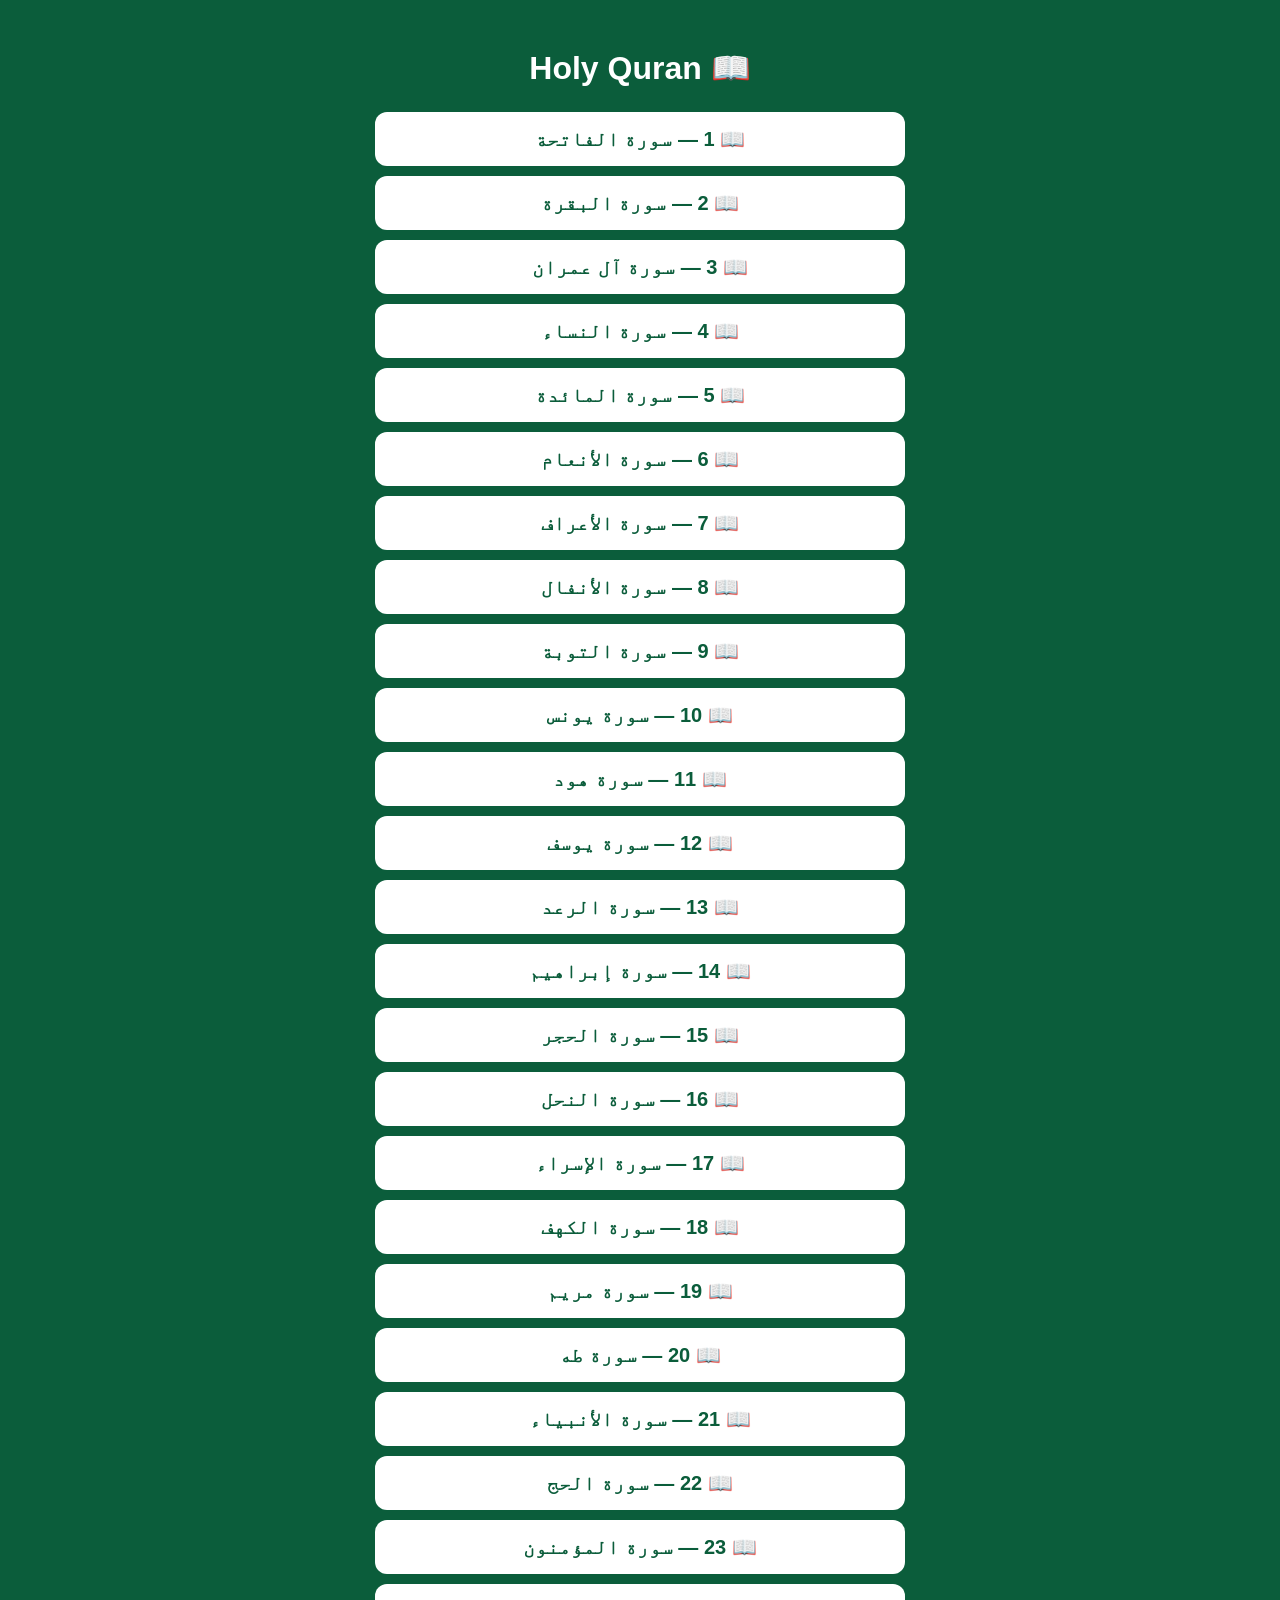
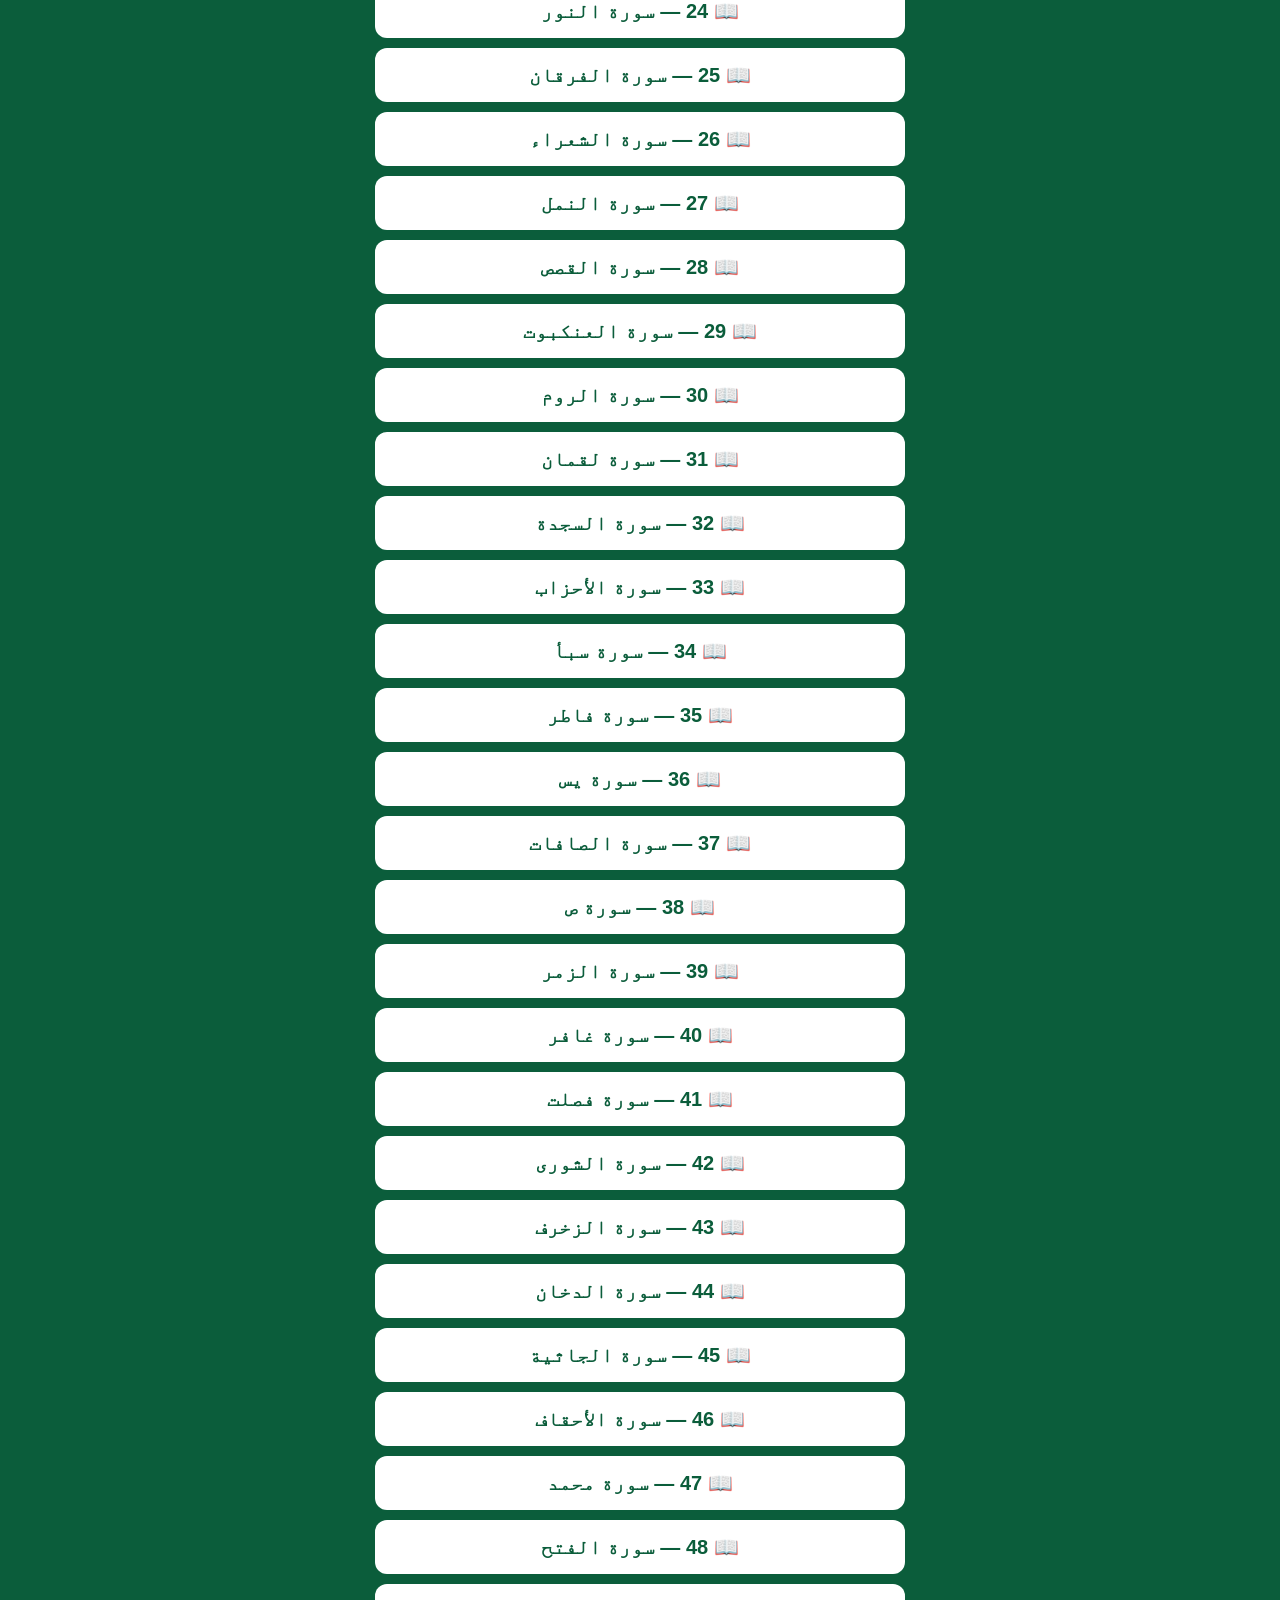
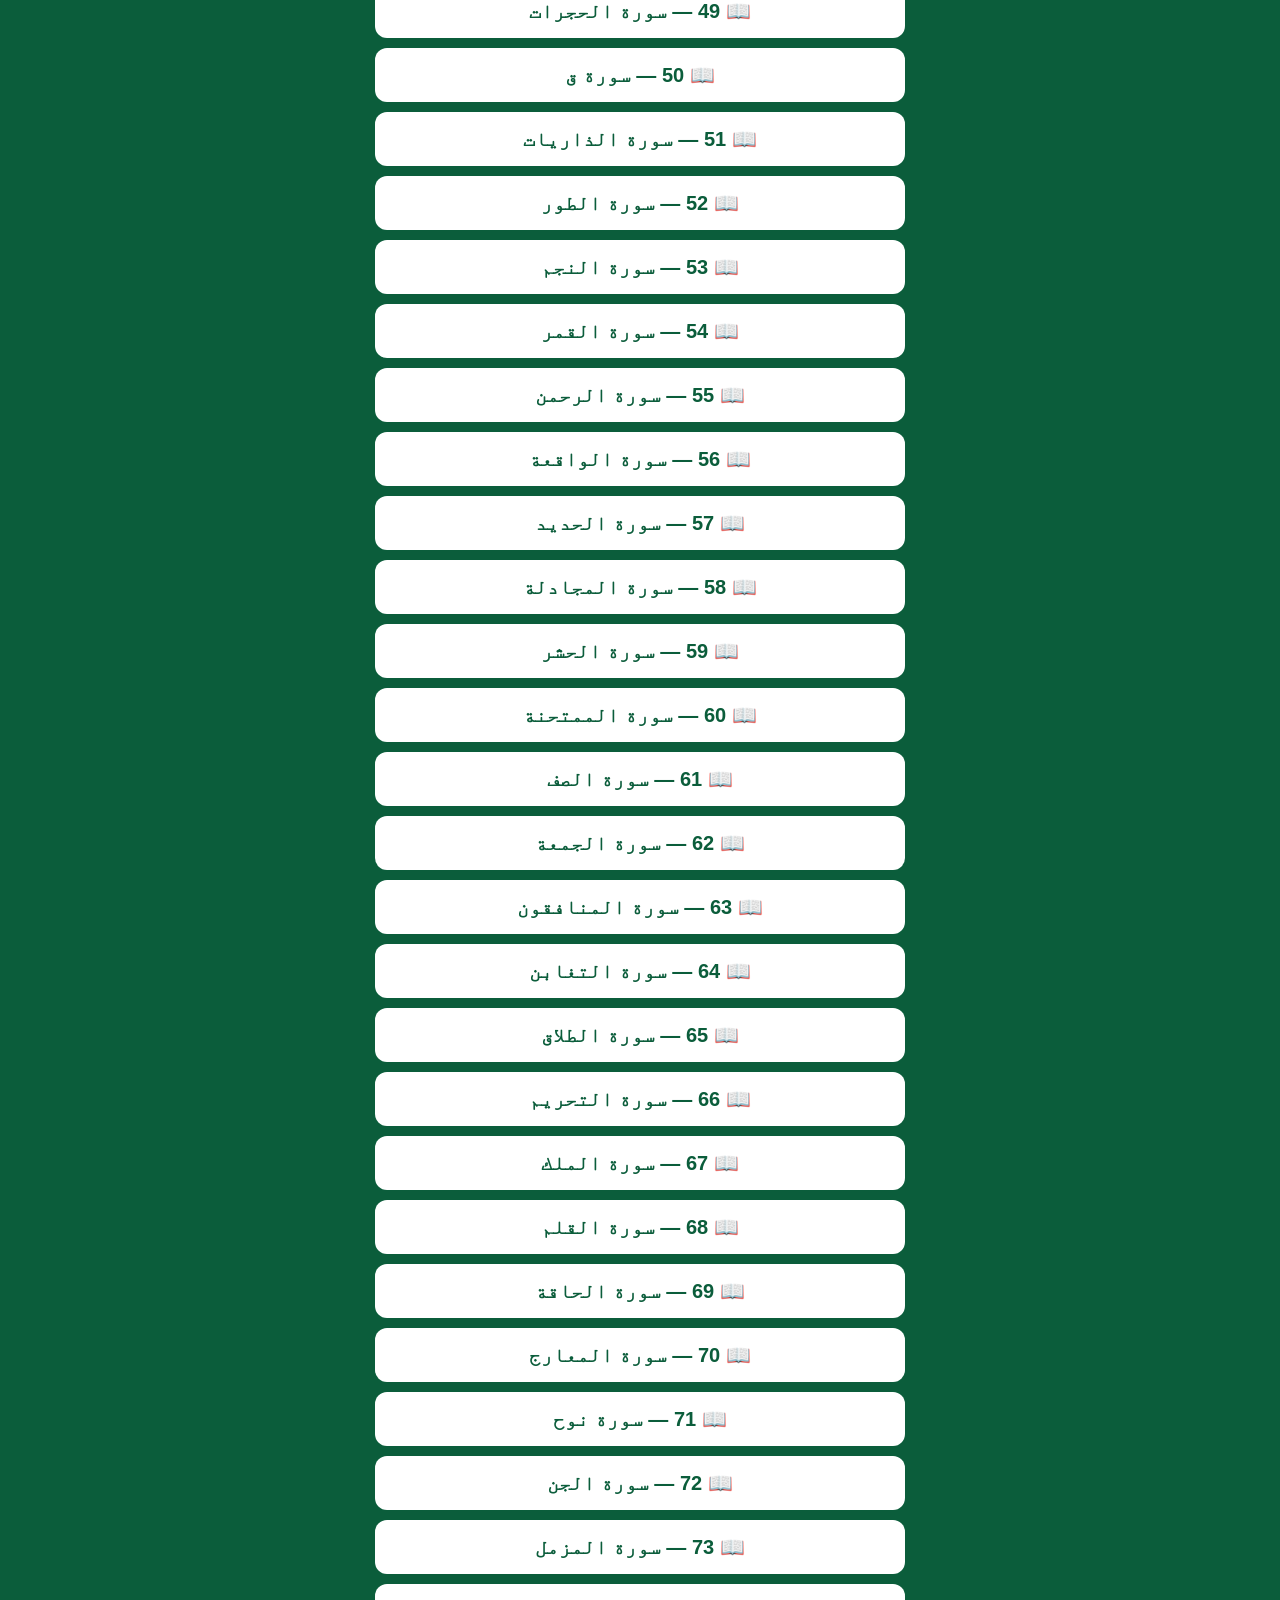
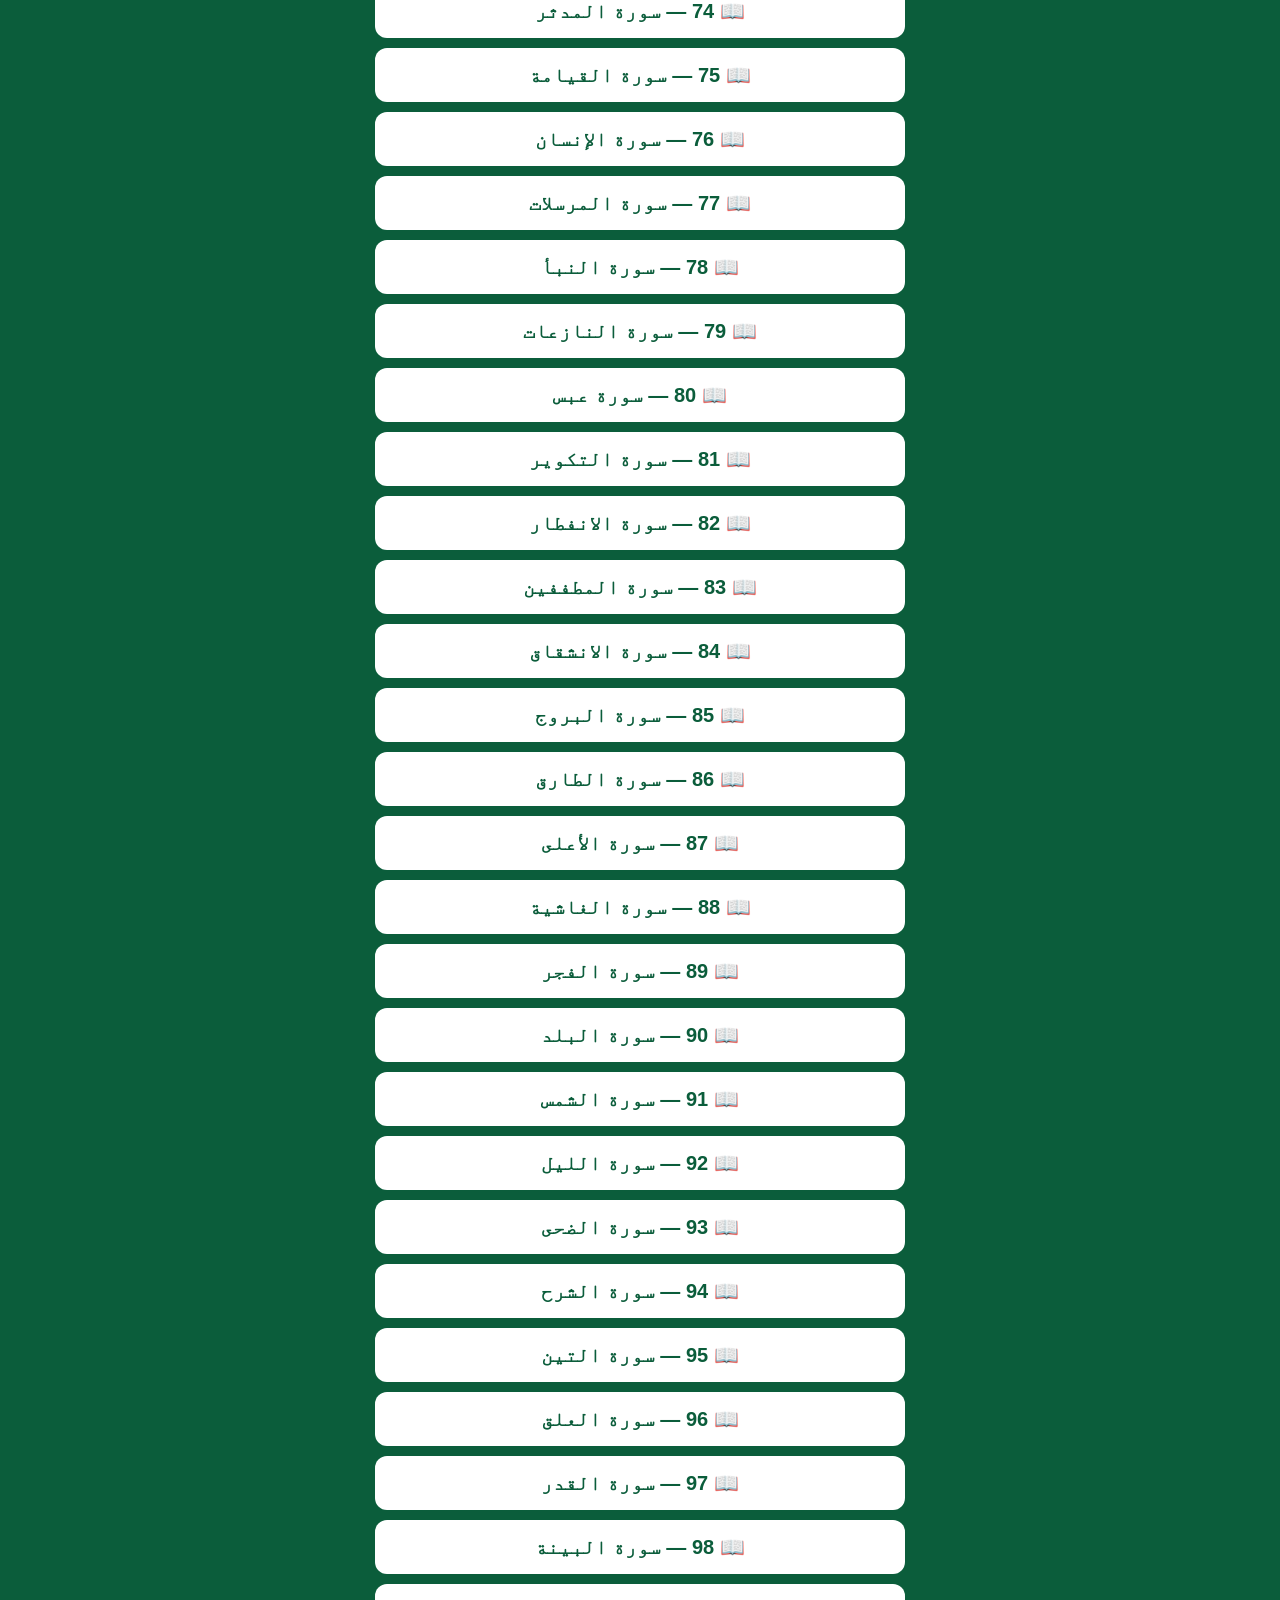
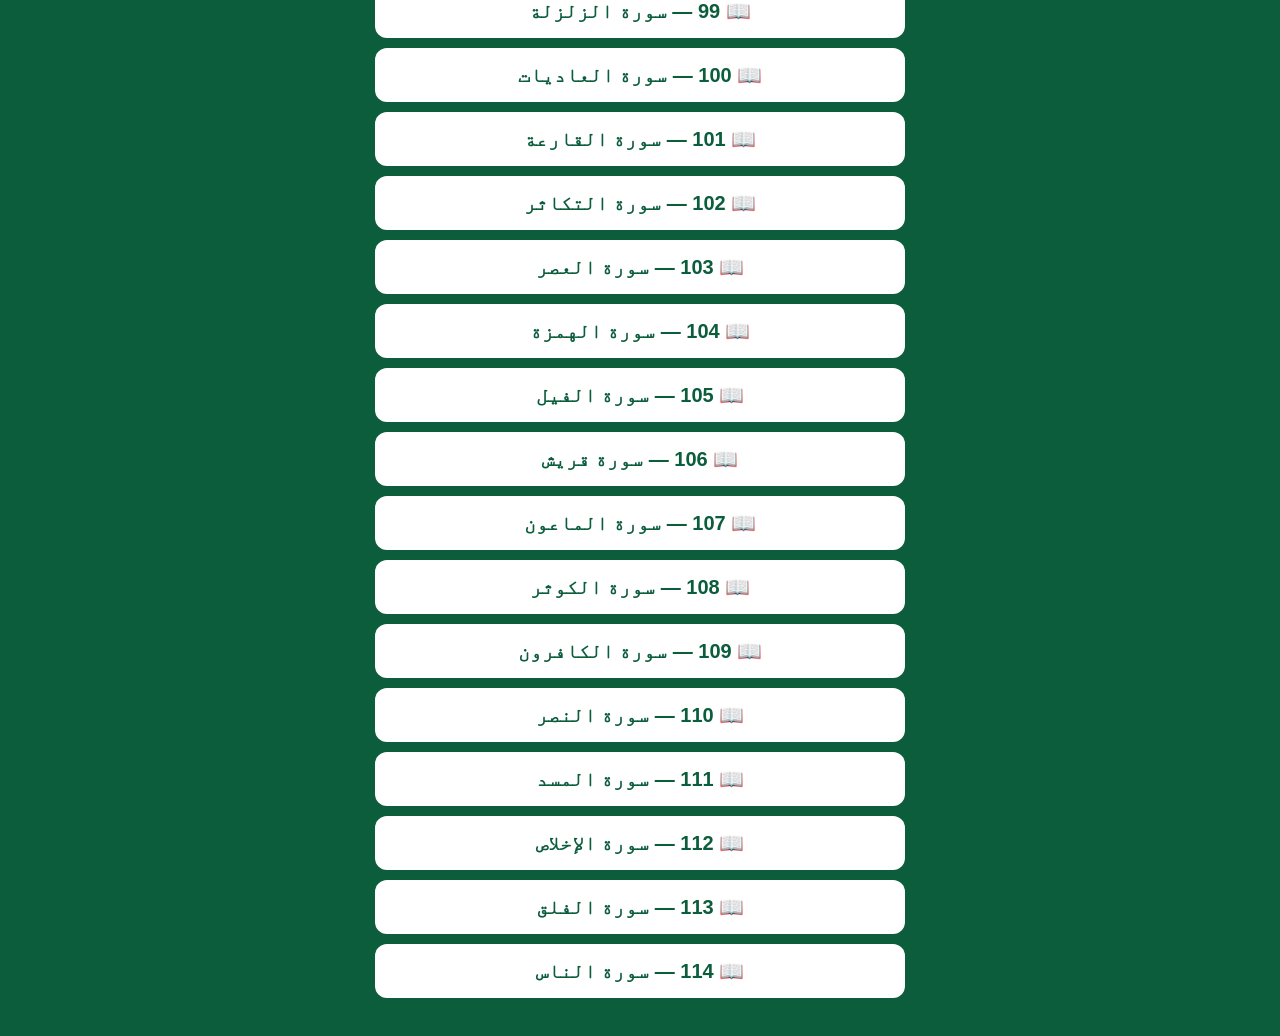
<file: quran.html>
<!DOCTYPE html>
<html lang="ur" dir="rtl">
<head>
<meta charset="UTF-8">
<meta name="viewport" content="width=device-width, initial-scale=1.0">
<title>Holy Quran - DEENIYAT 2.0</title>

<style>
body {
    font-family: Arial, sans-serif;
    background: #0b5d3b;
    color: white;
    text-align: center;
    padding: 20px;
}

h1 {
    margin-bottom: 25px;
}

.surah {
    display: block;
    background: white;
    color: #0b5d3b;
    padding: 15px;
    margin: 10px auto;
    max-width: 500px;
    border-radius: 12px;
    text-decoration: none;
    font-size: 20px;
    font-weight: bold;
}

.surah:hover {
    background: #ffd700;
}
</style>
</head>

<body>

<h1>📖 Holy Quran</h1>

<div id="surahList"></div>

<script>

const surahs = [
"الفاتحة",
"البقرة",
"آل عمران",
"النساء",
"المائدة",
"الأنعام",
"الأعراف",
"الأنفال",
"التوبة",
"يونس",
"هود",
"يوسف",
"الرعد",
"إبراهيم",
"الحجر",
"النحل",
"الإسراء",
"الكهف",
"مريم",
"طه",
"الأنبياء",
"الحج",
"المؤمنون",
"النور",
"الفرقان",
"الشعراء",
"النمل",
"القصص",
"العنكبوت",
"الروم",
"لقمان",
"السجدة",
"الأحزاب",
"سبأ",
"فاطر",
"يس",
"الصافات",
"ص",
"الزمر",
"غافر",
"فصلت",
"الشورى",
"الزخرف",
"الدخان",
"الجاثية",
"الأحقاف",
"محمد",
"الفتح",
"الحجرات",
"ق",
"الذاريات",
"الطور",
"النجم",
"القمر",
"الرحمن",
"الواقعة",
"الحديد",
"المجادلة",
"الحشر",
"الممتحنة",
"الصف",
"الجمعة",
"المنافقون",
"التغابن",
"الطلاق",
"التحريم",
"الملك",
"القلم",
"الحاقة",
"المعارج",
"نوح",
"الجن",
"المزمل",
"المدثر",
"القيامة",
"الإنسان",
"المرسلات",
"النبأ",
"النازعات",
"عبس",
"التكوير",
"الانفطار",
"المطففين",
"الانشقاق",
"البروج",
"الطارق",
"الأعلى",
"الغاشية",
"الفجر",
"البلد",
"الشمس",
"الليل",
"الضحى",
"الشرح",
"التين",
"العلق",
"القدر",
"البينة",
"الزلزلة",
"العاديات",
"القارعة",
"التكاثر",
"العصر",
"الهمزة",
"الفيل",
"قريش",
"الماعون",
"الكوثر",
"الكافرون",
"النصر",
"المسد",
"الإخلاص",
"الفلق",
"الناس"
];

const list = document.getElementById("surahList");

surahs.forEach((name, index) => {
    const number = index + 1;

    const link = document.createElement("a");
    link.className = "surah";
    link.href = "https://quran.com/" + number;
    link.target = "_blank";
    link.innerHTML = "📖 " + number + " — سورة " + name;

    list.appendChild(link);
});

</script>

</body>
</html></html>
</file>
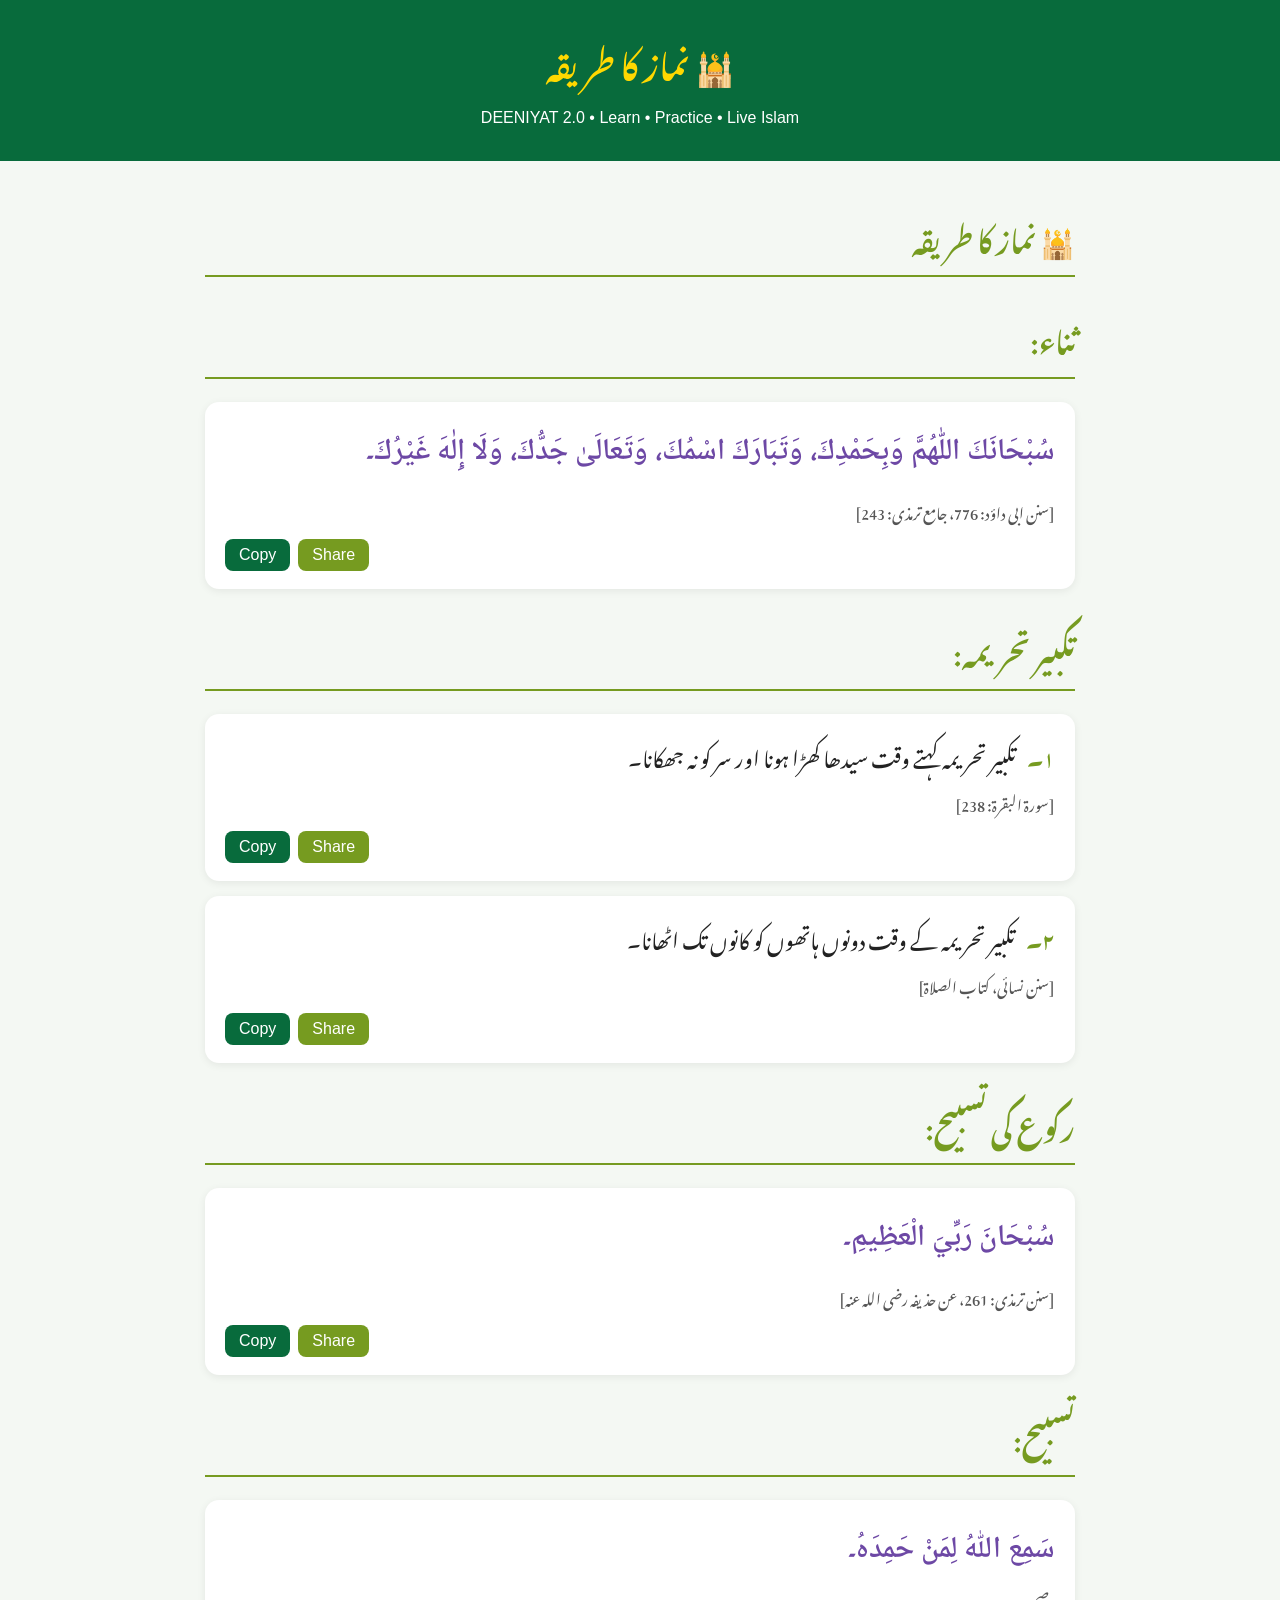
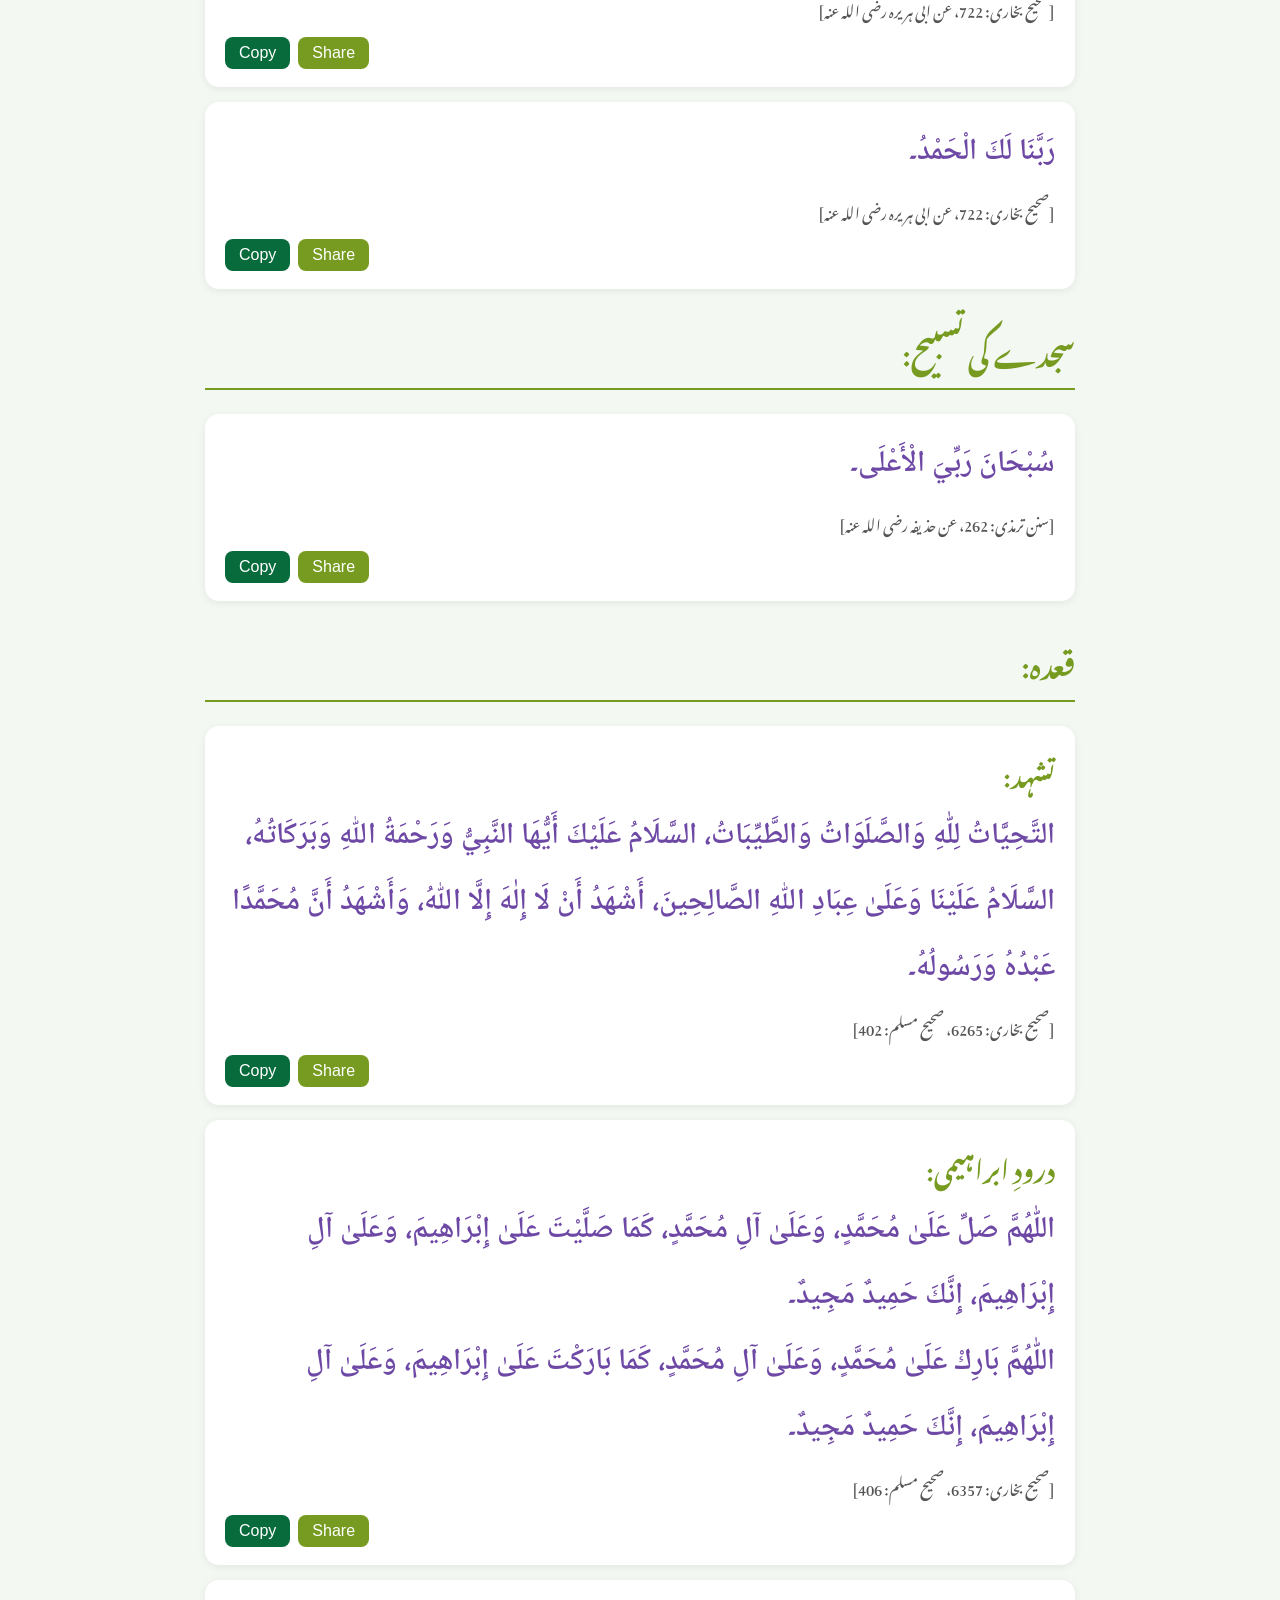
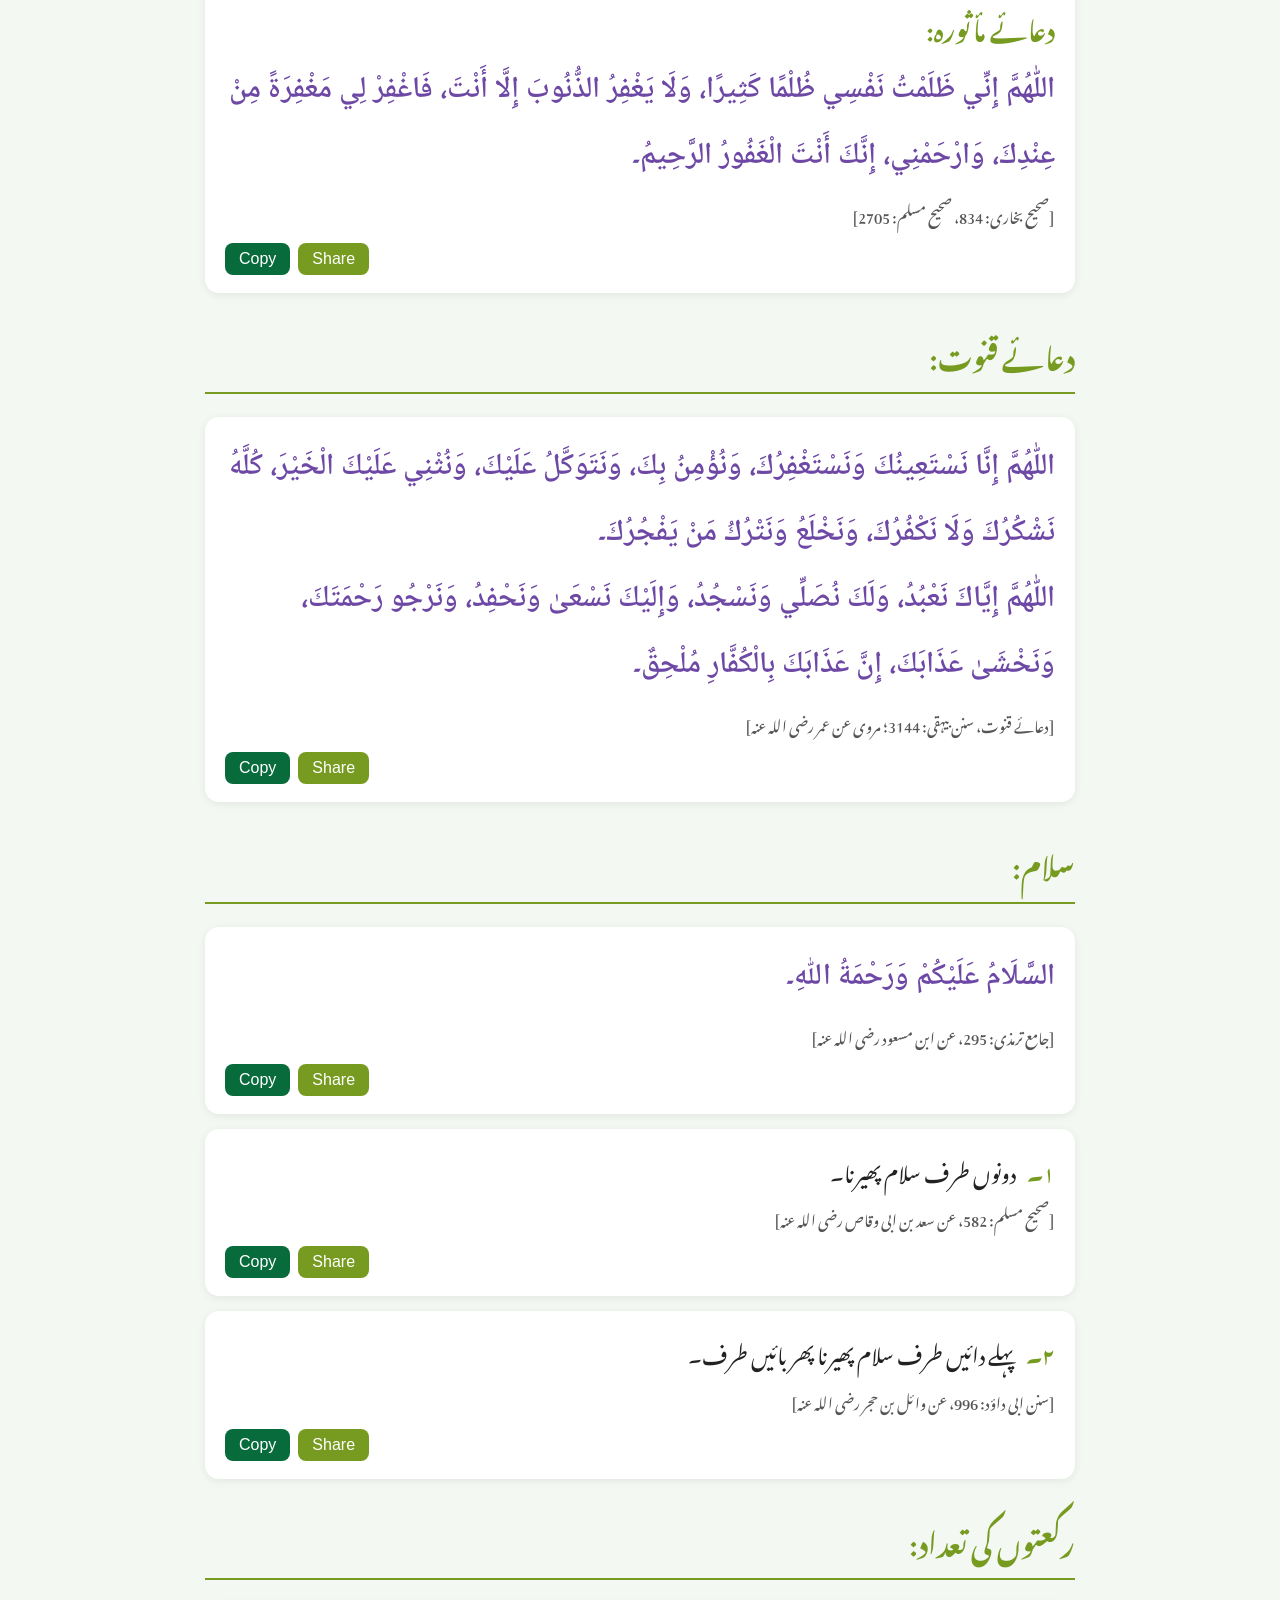
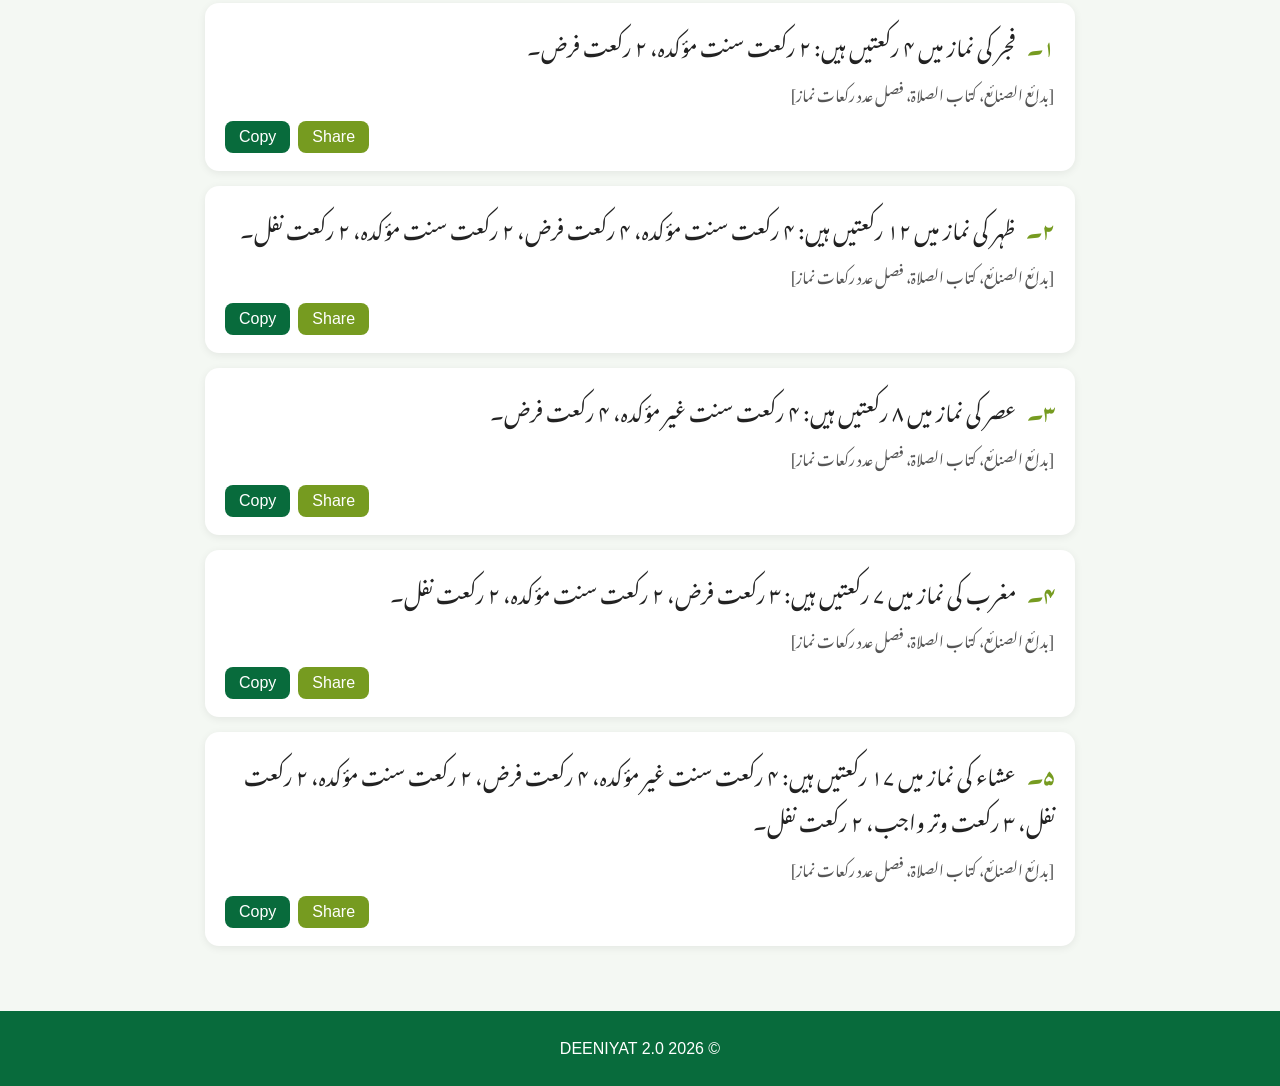
<file: salah.html>
<!DOCTYPE html>
<html lang="ur" dir="rtl">
<head>

<meta charset="UTF-8">
<meta name="viewport" content="width=device-width, initial-scale=1.0">

<title>نماز کا طریقہ | DEENIYAT 2.0</title>

<!-- Urdu + Arabic Fonts -->
<link href="https://fonts.googleapis.com/css2?family=Noto+Naskh+Arabic:wght@400;500;600;700&family=Noto+Nastaliq+Urdu:wght@400;600;700&display=swap" rel="stylesheet">

<style>

*{
    box-sizing:border-box;
}

body{
    margin:0;
    background:#f4f8f3;
    color:#222;
    font-family:"Noto Nastaliq Urdu",
                "Jameel Noori Nastaleeq",
                serif;
    line-height:2.2;
}

.header{
    background:#086b3c;
    color:white;
    text-align:center;
    padding:25px 15px;
}

.header h1{
    margin:0;
    color:#ffd800;
    font-size:32px;
}

.header p{
    margin:5px 0 0;
    font-family:Arial,sans-serif;
}

.container{
    max-width:900px;
    margin:auto;
    padding:15px;
}

.intro{
    background:white;
    border-radius:18px;
    padding:22px;
    margin:18px 0;
    box-shadow:0 3px 12px rgba(0,0,0,.08);
}

.section-title{
    color:#769b20;
    font-size:28px;
    font-weight:bold;
    border-bottom:2px solid #769b20;
    padding-bottom:8px;
    margin-top:30px;
}

.hadith{
    background:#fff;
    border-right:5px solid #769b20;
    border-radius:12px;
    padding:16px;
    margin:15px 0;
    font-size:21px;
}

.reference{
    color:#555;
    font-size:15px;
    margin-top:8px;
    font-family:"Noto Nastaliq Urdu",serif;
}

.item{
    background:white;
    border-radius:14px;
    padding:18px 20px;
    margin:15px 0;
    box-shadow:0 2px 8px rgba(0,0,0,.07);
    font-size:21px;
}

/* Number */
.number{
    color:#769b20;
    font-weight:bold;
    margin-left:8px;
}

/* Arabic Text */
.arabic{
    color:#6d48a5;
    font-family:"Noto Naskh Arabic",
                "Noto Nastaliq Urdu",
                serif;
    font-weight:600;
    font-size:30px;
    line-height:2.2;
    text-align:right;
    direction:rtl;
}

/* Arabic Dua heading */
.arabic-title{
    color:#769b20;
    font-weight:bold;
    font-size:25px;
    margin-bottom:5px;
}

/* Buttons */
.buttons{
    display:flex;
    direction:ltr;
    gap:8px;
    margin-top:12px;
}

button{
    border:0;
    border-radius:8px;
    padding:7px 14px;
    background:#086b3c;
    color:white;
    cursor:pointer;
    font-family:Arial,sans-serif;
    font-size:16px;
}

button.share{
    background:#769b20;
}

footer{
    margin-top:35px;
    background:#086b3c;
    color:white;
    text-align:center;
    padding:20px;
    font-family:Arial,sans-serif;
}

@media(max-width:600px){

    .header h1{
        font-size:26px;
    }

    .hadith{
        font-size:19px;
    }

    .item{
        font-size:18px;
    }

    .section-title{
        font-size:24px;
    }

    .arabic{
        font-size:27px;
    }

}

</style>
</head>

<body>

<header class="header">

    <h1>🕌 نماز کا طریقہ</h1>

    <p>
        DEENIYAT 2.0 • Learn • Practice • Live Islam
    </p>

</header>


<main class="container">


<!-- ================= نماز کا طریقہ ================= -->

<h2 class="section-title">
🕌 نماز کا طریقہ
</h2>


<!-- ================= ثناء ================= -->

<h2 class="section-title">
ثناء:
</h2>

<div class="item">

    <div class="arabic">
        سُبْحَانَكَ اللّٰهُمَّ وَبِحَمْدِكَ،
        وَتَبَارَكَ اسْمُكَ،
        وَتَعَالَىٰ جَدُّكَ،
        وَلَا إِلٰهَ غَيْرُكَ۔
    </div>

    <div class="reference">
        [سنن ابی داؤد: 776، جامع ترمذی: 243]
    </div>

    <div class="buttons">
        <button onclick="copyText(this)">Copy</button>
        <button class="share" onclick="shareText(this)">Share</button>
    </div>

</div>


<!-- ================= تکبیر تحریمہ ================= -->

<h2 class="section-title">
تکبیر تحریمہ:
</h2>

<div class="item">

    <span class="number">۱۔</span>

    تکبیر تحریمہ کہتے وقت سیدھا کھڑا ہونا اور سر کو نہ جھکانا۔

    <div class="reference">
        [سورۃ البقرۃ: 238]
    </div>

    <div class="buttons">
        <button onclick="copyText(this)">Copy</button>
        <button class="share" onclick="shareText(this)">Share</button>
    </div>

</div>


<div class="item">

    <span class="number">۲۔</span>

    تکبیر تحریمہ کے وقت دونوں ہاتھوں کو کانوں تک اٹھانا۔

    <div class="reference">
        [سنن نسائی، کتاب الصلاة]
    </div>

    <div class="buttons">
        <button onclick="copyText(this)">Copy</button>
        <button class="share" onclick="shareText(this)">Share</button>
    </div>

</div>


<!-- ================= رکوع ================= -->

<h2 class="section-title">
رکوع کی تسبیح:
</h2>

<div class="item">

    <div class="arabic">
        سُبْحَانَ رَبِّيَ الْعَظِيمِ۔
    </div>

    <div class="reference">
        [سنن ترمذی: 261، عن حذیفہ رضی اللہ عنہ]
    </div>

    <div class="buttons">
        <button onclick="copyText(this)">Copy</button>
        <button class="share" onclick="shareText(this)">Share</button>
    </div>

</div>


<!-- ================= رکوع سے اٹھنا ================= -->

<h2 class="section-title">
تسبیح:
</h2>

<div class="item">

    <div class="arabic">
        سَمِعَ اللّٰهُ لِمَنْ حَمِدَهُ۔
    </div>

    <div class="reference">
        [صحیح بخاری: 722، عن ابی ہریرہ رضی اللہ عنہ]
    </div>

    <div class="buttons">
        <button onclick="copyText(this)">Copy</button>
        <button class="share" onclick="shareText(this)">Share</button>
    </div>

</div>


<div class="item">

    <div class="arabic">
        رَبَّنَا لَكَ الْحَمْدُ۔
    </div>

    <div class="reference">
        [صحیح بخاری: 722، عن ابی ہریرہ رضی اللہ عنہ]
    </div>

    <div class="buttons">
        <button onclick="copyText(this)">Copy</button>
        <button class="share" onclick="shareText(this)">Share</button>
    </div>

</div>


<!-- ================= سجدہ ================= -->

<h2 class="section-title">
سجدے کی تسبیح:
</h2>

<div class="item">

    <div class="arabic">
        سُبْحَانَ رَبِّيَ الْأَعْلَى۔
    </div>

    <div class="reference">
        [سنن ترمذی: 262، عن حذیفہ رضی اللہ عنہ]
    </div>

    <div class="buttons">
        <button onclick="copyText(this)">Copy</button>
        <button class="share" onclick="shareText(this)">Share</button>
    </div>

</div>


<!-- ================= قعدہ ================= -->

<h2 class="section-title">
قعدہ:
</h2>


<!-- ================= تشہد ================= -->

<div class="item">

    <div class="arabic-title">
        تشہد:
    </div>

    <div class="arabic">

        التَّحِيَّاتُ لِلّٰهِ وَالصَّلَوَاتُ وَالطَّيِّبَاتُ،
        السَّلَامُ عَلَيْكَ أَيُّهَا النَّبِيُّ وَرَحْمَةُ اللّٰهِ وَبَرَكَاتُهُ،
        السَّلَامُ عَلَيْنَا وَعَلَىٰ عِبَادِ اللّٰهِ الصَّالِحِينَ،
        أَشْهَدُ أَنْ لَا إِلٰهَ إِلَّا اللّٰهُ،
        وَأَشْهَدُ أَنَّ مُحَمَّدًا عَبْدُهُ وَرَسُولُهُ۔

    </div>

    <div class="reference">
        [صحیح بخاری: 6265، صحیح مسلم: 402]
    </div>

    <div class="buttons">
        <button onclick="copyText(this)">Copy</button>
        <button class="share" onclick="shareText(this)">Share</button>
    </div>

</div>


<!-- ================= درود شریف ================= -->

<div class="item">

    <div class="arabic-title">
        درودِ ابراہیمی:
    </div>

    <div class="arabic">

        اللّٰهُمَّ صَلِّ عَلَىٰ مُحَمَّدٍ،
        وَعَلَىٰ آلِ مُحَمَّدٍ،
        كَمَا صَلَّيْتَ عَلَىٰ إِبْرَاهِيمَ،
        وَعَلَىٰ آلِ إِبْرَاهِيمَ،
        إِنَّكَ حَمِيدٌ مَجِيدٌ۔

        <br>

        اللّٰهُمَّ بَارِكْ عَلَىٰ مُحَمَّدٍ،
        وَعَلَىٰ آلِ مُحَمَّدٍ،
        كَمَا بَارَكْتَ عَلَىٰ إِبْرَاهِيمَ،
        وَعَلَىٰ آلِ إِبْرَاهِيمَ،
        إِنَّكَ حَمِيدٌ مَجِيدٌ۔

    </div>

    <div class="reference">
        [صحیح بخاری: 6357، صحیح مسلم: 406]
    </div>

    <div class="buttons">
        <button onclick="copyText(this)">Copy</button>
        <button class="share" onclick="shareText(this)">Share</button>
    </div>

</div>


<!-- ================= دعائے مأثورہ ================= -->

<div class="item">

    <div class="arabic-title">
        دعائے مأثورہ:
    </div>

    <div class="arabic">

        اللّٰهُمَّ إِنِّي ظَلَمْتُ نَفْسِي ظُلْمًا كَثِيرًا،
        وَلَا يَغْفِرُ الذُّنُوبَ إِلَّا أَنْتَ،
        فَاغْفِرْ لِي مَغْفِرَةً مِنْ عِنْدِكَ،
        وَارْحَمْنِي،
        إِنَّكَ أَنْتَ الْغَفُورُ الرَّحِيمُ۔

    </div>

    <div class="reference">
        [صحیح بخاری: 834، صحیح مسلم: 2705]
    </div>

    <div class="buttons">
        <button onclick="copyText(this)">Copy</button>
        <button class="share" onclick="shareText(this)">Share</button>
    </div>

</div>


<!-- ================= دعائے قنوت ================= -->

<h2 class="section-title">
دعائے قنوت:
</h2>

<div class="item">

    <div class="arabic">

        اللّٰهُمَّ إِنَّا نَسْتَعِينُكَ وَنَسْتَغْفِرُكَ،
        وَنُؤْمِنُ بِكَ،
        وَنَتَوَكَّلُ عَلَيْكَ،
        وَنُثْنِي عَلَيْكَ الْخَيْرَ،
        كُلَّهُ نَشْكُرُكَ وَلَا نَكْفُرُكَ،
        وَنَخْلَعُ وَنَتْرُكُ مَنْ يَفْجُرُكَ۔

        <br>

        اللّٰهُمَّ إِيَّاكَ نَعْبُدُ،
        وَلَكَ نُصَلِّي وَنَسْجُدُ،
        وَإِلَيْكَ نَسْعَىٰ وَنَحْفِدُ،
        وَنَرْجُو رَحْمَتَكَ،
        وَنَخْشَىٰ عَذَابَكَ،
        إِنَّ عَذَابَكَ بِالْكُفَّارِ مُلْحِقٌ۔

    </div>

    <div class="reference">
        [دعائے قنوت، سنن بیہقی: 3144؛ مروی عن عمر رضی اللہ عنہ]
    </div>

    <div class="buttons">
        <button onclick="copyText(this)">Copy</button>
        <button class="share" onclick="shareText(this)">Share</button>
    </div>

</div>


<!-- ================= سلام ================= -->

<h2 class="section-title">
سلام:
</h2>


<div class="item">

    <div class="arabic">

        السَّلَامُ عَلَيْكُمْ وَرَحْمَةُ اللّٰهِ۔

    </div>

    <div class="reference">
        [جامع ترمذی: 295، عن ابن مسعود رضی اللہ عنہ]
    </div>

    <div class="buttons">
        <button onclick="copyText(this)">Copy</button>
        <button class="share" onclick="shareText(this)">Share</button>
    </div>

</div>


<div class="item">

    <span class="number">۱۔</span>

    دونوں طرف سلام پھیرنا۔

    <div class="reference">
        [صحیح مسلم: 582، عن سعد بن ابی وقاص رضی اللہ عنہ]
    </div>

    <div class="buttons">
        <button onclick="copyText(this)">Copy</button>
        <button class="share" onclick="shareText(this)">Share</button>
    </div>

</div>


<div class="item">

    <span class="number">۲۔</span>

    پہلے دائیں طرف سلام پھیرنا پھر بائیں طرف۔

    <div class="reference">
        [سنن ابی داؤد: 996، عن وائل بن حجر رضی اللہ عنہ]
    </div>

    <div class="buttons">
        <button onclick="copyText(this)">Copy</button>
        <button class="share" onclick="shareText(this)">Share</button>
    </div>

</div>
    <!-- ================= رکعتوں کی تعداد ================= -->

<h2 class="section-title">رکعتوں کی تعداد:</h2>

<div class="item">
    <span class="number">۱۔</span>
    فجر کی نماز میں ۴ رکعتیں ہیں:
    ۲ رکعت سنت مؤکدہ، ۲ رکعت فرض۔
    <div class="reference">
        [بدائع الصنائع، کتاب الصلاۃ، فصل عدد رکعات نماز]
    </div>
    <div class="buttons">
        <button onclick="copyText(this)">Copy</button>
        <button class="share" onclick="shareText(this)">Share</button>
    </div>
</div>

<div class="item">
    <span class="number">۲۔</span>
    ظہر کی نماز میں ۱۲ رکعتیں ہیں:
    ۴ رکعت سنت مؤکدہ، ۴ رکعت فرض، ۲ رکعت سنت مؤکدہ، ۲ رکعت نفل۔
    <div class="reference">
        [بدائع الصنائع، کتاب الصلاۃ، فصل عدد رکعات نماز]
    </div>
    <div class="buttons">
        <button onclick="copyText(this)">Copy</button>
        <button class="share" onclick="shareText(this)">Share</button>
    </div>
</div>

<div class="item">
    <span class="number">۳۔</span>
    عصر کی نماز میں ۸ رکعتیں ہیں:
    ۴ رکعت سنت غیر مؤکدہ، ۴ رکعت فرض۔
    <div class="reference">
        [بدائع الصنائع، کتاب الصلاۃ، فصل عدد رکعات نماز]
    </div>
    <div class="buttons">
        <button onclick="copyText(this)">Copy</button>
        <button class="share" onclick="shareText(this)">Share</button>
    </div>
</div>

<div class="item">
    <span class="number">۴۔</span>
    مغرب کی نماز میں ۷ رکعتیں ہیں:
    ۳ رکعت فرض، ۲ رکعت سنت مؤکدہ، ۲ رکعت نفل۔
    <div class="reference">
        [بدائع الصنائع، کتاب الصلاۃ، فصل عدد رکعات نماز]
    </div>
    <div class="buttons">
        <button onclick="copyText(this)">Copy</button>
        <button class="share" onclick="shareText(this)">Share</button>
    </div>
</div>

<div class="item">
    <span class="number">۵۔</span>
    عشاء کی نماز میں ۱۷ رکعتیں ہیں:
    ۴ رکعت سنت غیر مؤکدہ، ۴ رکعت فرض، ۲ رکعت سنت مؤکدہ،
    ۲ رکعت نفل، ۳ رکعت وتر واجب، ۲ رکعت نفل۔
    <div class="reference">
        [بدائع الصنائع، کتاب الصلاۃ، فصل عدد رکعات نماز]
    </div>
    <div class="buttons">
        <button onclick="copyText(this)">Copy</button>
        <button class="share" onclick="shareText(this)">Share</button>
    </div>
</div>

<!-- ================= اختتام ================= -->


</main>


<footer>

© 2026 DEENIYAT 2.0

</footer>


<script>

function copyText(button){

    const item = button.closest(".item, .hadith");

    const text = item.innerText
        .replace("Copy","")
        .replace("Share","")
        .trim();

    navigator.clipboard.writeText(text).then(function(){

        const oldText = button.innerText;

        button.innerText = "Copied ✓";

        setTimeout(function(){

            button.innerText = oldText;

        },1500);

    });

}


function shareText(button){

    const item = button.closest(".item, .hadith");

    const text = item.innerText
        .replace("Copy","")
        .replace("Share","")
        .trim();

    if(navigator.share){

        navigator.share({

            title:"نماز کا طریقہ",

            text:text

        });

    }else{

        navigator.clipboard.writeText(text);

        alert("Text copied. اب آپ اسے Share کر سکتے ہیں۔");

    }

}

</script>


</body>
</html>
</file>
<file: style.css>
body{
    margin:0;
    padding:0;
    font-family:Arial,sans-serif;
    background:#f5f9f4;
    color:#1b4332;
    text-align:center;
}

header{
    background:linear-gradient(135deg,#0b6b3a,#14532d);
    color:white;
    padding:30px 20px;
}

.logo{
    width:180px;
    border-radius:50%;
    border:5px solid gold;
    box-shadow:0 0 20px gold;
}

h1{
    color:#FFD700;
    margin-top:15px;
}

p{
    font-size:18px;
}

.language button{
    background:gold;
    color:#14532d;
    border:none;
    padding:10px 20px;
    margin:5px;
    border-radius:25px;
    font-weight:bold;
    cursor:pointer;
}

.btn{
    display:inline-block;
    margin-top:20px;
    padding:15px 35px;
    background:gold;
    color:#14532d;
    text-decoration:none;
    border-radius:30px;
    font-weight:bold;
}

.cards{
    display:flex;
    flex-wrap:wrap;
    justify-content:center;
    gap:20px;
    padding:30px;
}

.card{
    width:180px;
    background:white;
    border-radius:15px;
    padding:25px;
    box-shadow:0 5px 15px rgba(0,0,0,.15);
    font-size:20px;
    font-weight:bold;
}

footer{
    background:#14532d;
    color:white;
    padding:20px;
    margin-top:30px;
}
</file>
